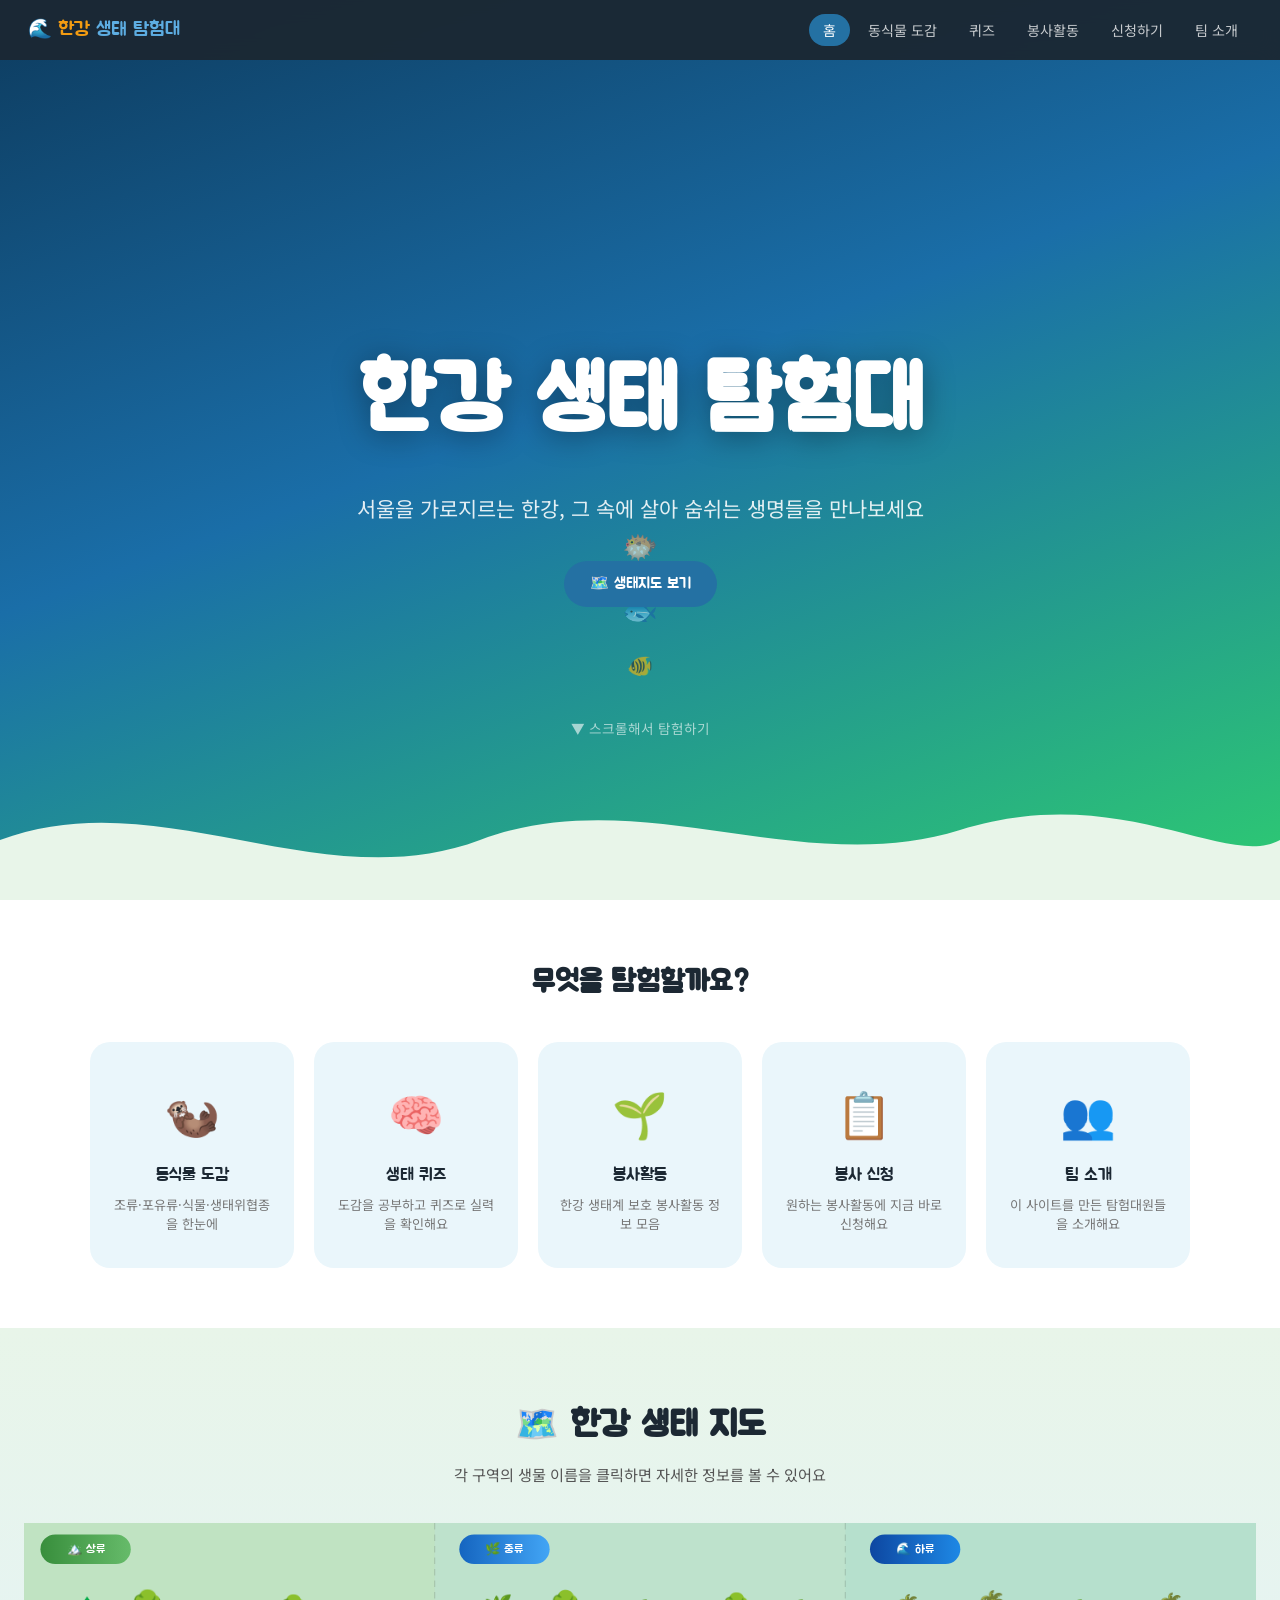
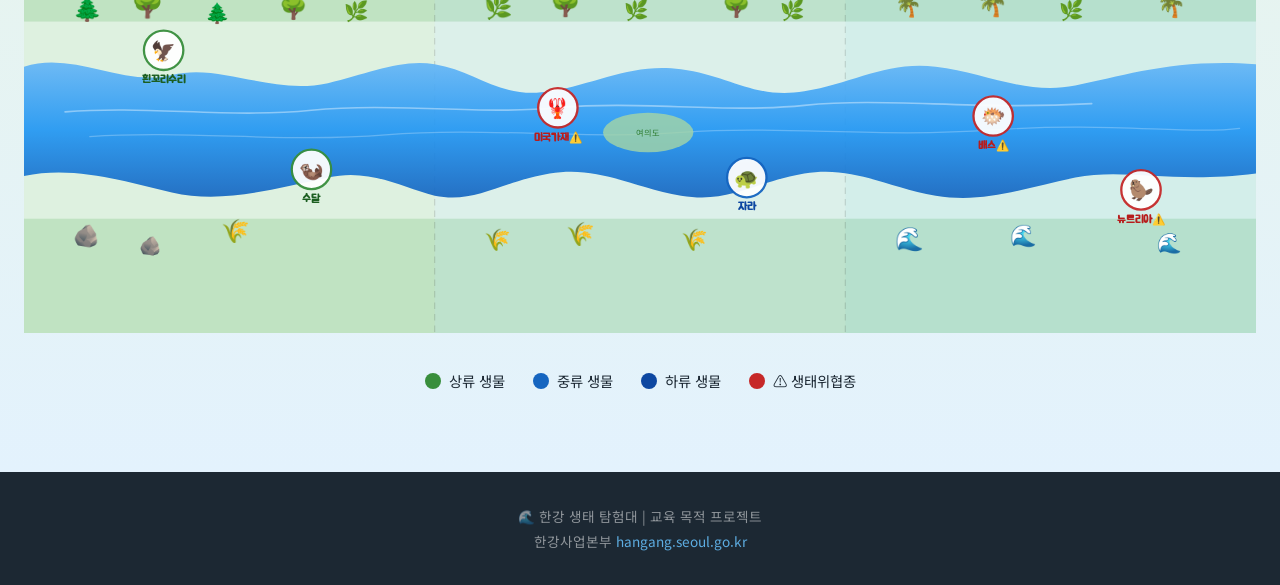
<file: index.html>
<!DOCTYPE html>
<html lang="ko">
<head>
<meta charset="UTF-8">
<meta name="viewport" content="width=device-width, initial-scale=1.0">
<title>한강 생태 탐험대</title>
<link rel="stylesheet" href="style.css">
<style>
/* ── HERO ── */
.hero {
  min-height: 100vh;
  background: linear-gradient(160deg, #0d3b5e 0%, #1a6ea8 45%, #2ecc71 100%);
  display: flex; flex-direction: column;
  align-items: center; justify-content: center;
  text-align: center;
  position: relative; overflow: hidden;
  padding: calc(var(--nav-h) + 40px) 24px 60px;
}
.hero-bg-wave {
  position: absolute; bottom: 0; left: 0; right: 0; width: 100%;
  height: 140px; pointer-events: none; display: block;
}
.hero-title {
  font-family: 'Jua', sans-serif;
  font-size: clamp(2.4rem, 7vw, 5.5rem);
  color: #fff;
  text-shadow: 0 4px 30px rgba(0,0,0,0.35);
  animation: fadeUp 0.9s ease both;
}
.hero-sub {
  font-size: clamp(1rem, 2.5vw, 1.3rem);
  color: rgba(255,255,255,0.88);
  margin: 18px 0 36px;
  animation: fadeUp 0.9s 0.15s ease both;
}
.hero-btns {
  display: flex; gap: 14px; flex-wrap: wrap; justify-content: center;
  animation: fadeUp 0.9s 0.3s ease both;
}
.hero-scroll-hint {
  position: absolute; bottom: 160px; left: 50%; transform: translateX(-50%);
  color: rgba(255,255,255,0.6); font-size: 0.85rem;
  animation: bounce 2s ease-in-out infinite;
}
@keyframes fadeUp {
  from { opacity:0; transform: translateY(28px); }
  to   { opacity:1; transform: translateY(0); }
}
@keyframes bounce {
  0%,100% { transform: translateX(-50%) translateY(0); }
  50%      { transform: translateX(-50%) translateY(8px); }
}

/* floating fish */
.fish-float {
  position: absolute; font-size: 1.8rem; pointer-events: none;
  animation: fishSwim linear infinite;
  opacity: 0.6;
}
@keyframes fishSwim {
  0%   { left: -60px; }
  100% { left: calc(100% + 60px); }
}

/* ── NAV CARDS (페이지 링크) ── */
.nav-cards-section {
  background: #fff;
  padding: 60px 24px;
}
.nav-cards-section h2 {
  font-family: 'Jua', sans-serif;
  font-size: 1.8rem; text-align: center;
  margin-bottom: 36px; color: var(--dark);
}
.nav-cards {
  display: grid;
  grid-template-columns: repeat(5, 1fr);
  gap: 20px; max-width: 1100px; margin: 0 auto;
}
.nav-card {
  display: flex; flex-direction: column;
  align-items: center; text-align: center;
  background: var(--surface);
  border-radius: 20px; padding: 32px 20px;
  text-decoration: none; color: var(--dark);
  border: 2px solid transparent;
  transition: border-color 0.2s, transform 0.2s, box-shadow 0.2s;
}
.nav-card:hover {
  border-color: var(--river);
  transform: translateY(-6px);
  box-shadow: 0 12px 32px rgba(45,134,193,0.15);
}
.nav-card .nc-icon { font-size: 2.8rem; margin-bottom: 14px; }
.nav-card .nc-title { font-family: 'Jua', sans-serif; font-size: 1.05rem; margin-bottom: 6px; }
.nav-card .nc-desc  { font-size: 0.82rem; color: #777; line-height: 1.5; }

/* ── MAP SECTION ── */
.map-section {
  padding: 70px 0 80px;
  background: linear-gradient(180deg, #e8f5e9 0%, #e3f2fd 100%);
}
.map-section-header {
  text-align: center; padding: 0 24px 36px;
}
.map-section-header h2 {
  font-family: 'Jua', sans-serif;
  font-size: clamp(1.5rem, 3.5vw, 2.2rem);
  color: var(--dark); margin-bottom: 8px;
}
.map-section-header p { color: #555; font-size: 0.95rem; }

/* ── DESKTOP: horizontal scroll map ── */
.map-outer {
  overflow-x: auto; overflow-y: visible;
  padding: 0 24px 20px;
  cursor: grab;
  -webkit-overflow-scrolling: touch;
}
.map-outer:active { cursor: grabbing; }
.map-outer::-webkit-scrollbar { height: 6px; }
.map-outer::-webkit-scrollbar-track { background: rgba(0,0,0,0.05); border-radius: 3px; }
.map-outer::-webkit-scrollbar-thumb { background: var(--river); border-radius: 3px; }

.map-canvas {
  position: relative;
  width: 100%; min-width: 1200px; height: auto;
}

/* ── MOBILE: vertical river map ── */
.map-canvas-mobile { display: none; }

@media (max-width: 768px) {
  .map-outer { display: none; }
  .map-canvas-mobile {
    display: block;
    position: relative;
    width: min(100% - 28px, 430px);
    height: 720px;
    margin: 0 auto;
    overflow: hidden;
    border-radius: 28px;
    background: linear-gradient(180deg, #dff3df 0%, #e4f5ff 52%, #d8ecff 100%);
    box-shadow: 0 10px 30px rgba(33,150,243,0.16);
  }
  .mobile-river-svg {
    position: absolute;
    inset: 0;
    width: 100%;
    height: 100%;
    display: block;
  }
  .mobile-zone-label {
    position: absolute;
    left: 18px;
    z-index: 2;
    padding: 8px 14px;
    border-radius: 999px;
    color: #fff;
    font-family: 'Jua', sans-serif;
    font-size: 0.95rem;
    box-shadow: 0 4px 12px rgba(0,0,0,0.12);
  }
  .mobile-zone-label.up { top: 18px; background: linear-gradient(135deg,#388e3c,#66bb6a); }
  .mobile-zone-label.mid { top: 248px; background: linear-gradient(135deg,#1565c0,#42a5f5); }
  .mobile-zone-label.down { top: 478px; background: linear-gradient(135deg,#0d47a1,#1e88e5); }
  .mobile-map-spot {
    position: absolute;
    left: var(--x);
    top: var(--y);
    z-index: 3;
    transform: translate(-50%, -50%);
    display: flex;
    flex-direction: column;
    align-items: center;
    gap: 4px;
    background: transparent;
    border: 0;
    cursor: pointer;
    font-family: 'Jua', sans-serif;
  }
  .mobile-map-spot .spot-icon {
    width: 46px;
    height: 46px;
    border-radius: 50%;
    display: grid;
    place-items: center;
    background: rgba(255,255,255,0.9);
    border: 2.4px solid var(--spot-color, #1565c0);
    font-size: 1.55rem;
    box-shadow: 0 5px 14px rgba(0,0,0,0.13);
  }
  .mobile-map-spot .spot-name {
    color: var(--spot-color, #0d47a1);
    font-size: 0.78rem;
    white-space: nowrap;
    text-shadow:
      -1px -1px 0 rgba(255,255,255,0.95),
       1px -1px 0 rgba(255,255,255,0.95),
      -1px  1px 0 rgba(255,255,255,0.95),
       1px  1px 0 rgba(255,255,255,0.95),
       0 2px 6px rgba(255,255,255,0.9);
  }
  .mobile-map-spot.danger .spot-name::after { content: ' ⚠️'; }
}

/* ── ZONE LEGEND ── */
.zone-legend {
  display: flex; justify-content: center; gap: 28px; flex-wrap: wrap;
  padding: 16px 24px 0;
  font-size: 0.9rem;
}
.zone-legend-item { display: flex; align-items: center; gap: 8px; }
.zone-dot { width: 16px; height: 16px; border-radius: 50%; }

/* ── ANIMAL POPUP ── */
.animal-modal {
  display: none;
  position: fixed; inset: 0; z-index: 800;
  background: rgba(0,0,0,0.55);
  align-items: center; justify-content: center;
  padding: 20px;
}
.animal-modal.show { display: flex; }
.modal-card {
  background: #fff; border-radius: 24px;
  padding: 40px 36px; max-width: 440px; width: 100%;
  text-align: center;
  animation: popIn 0.28s ease;
  position: relative;
}
@keyframes popIn {
  from { transform: scale(0.75); opacity: 0; }
  to   { transform: scale(1); opacity: 1; }
}
.modal-close {
  position: absolute; top: 16px; right: 18px;
  background: none; border: none; font-size: 1.5rem;
  cursor: pointer; color: #aaa; line-height: 1;
}
.modal-emoji { font-size: 4.5rem; margin-bottom: 10px; }
.modal-name  { font-family: 'Jua', sans-serif; font-size: 1.7rem; margin-bottom: 6px; }
.modal-zone-badge { margin-bottom: 14px; }
.modal-desc  { font-size: 0.95rem; color: #555; line-height: 1.75; margin-bottom: 24px; }
.modal-btns  { display: flex; gap: 10px; justify-content: center; flex-wrap: wrap; }
</style>
</head>
<body>

<!-- NAV -->
<nav class="site-nav">
  <a class="nav-brand" href="index.html">🌊 <span>한강</span> 생태 탐험대</a>
  <button class="nav-toggle" id="navToggle" aria-label="메뉴">
    <span></span><span></span><span></span>
  </button>
  <ul class="nav-links" id="navLinks">
    <li><a href="index.html" class="active">홈</a></li>
    <li><a href="animals.html">동식물 도감</a></li>
    <li><a href="game.html">퀴즈</a></li>
    <li><a href="volunteer.html">봉사활동</a></li>
    <li><a href="form.html">신청하기</a></li>
    <li><a href="team.html">팀 소개</a></li>
  </ul>
</nav>

<!-- HERO -->
<section class="hero">
  <span class="fish-float" style="top:65%;animation-duration:9s;animation-delay:0s;">🐟</span>
  <span class="fish-float" style="top:72%;animation-duration:13s;animation-delay:4s;font-size:1.3rem;">🐠</span>
  <span class="fish-float" style="top:58%;animation-duration:11s;animation-delay:7s;">🐡</span>

  <h1 class="hero-title">한강 생태 탐험대</h1>
  <p class="hero-sub">서울을 가로지르는 한강, 그 속에 살아 숨쉬는 생명들을 만나보세요</p>
  <div class="hero-btns">
    <a href="#map" class="btn btn-primary">🗺️ 생태지도 보기</a>
  </div>

  <div class="hero-scroll-hint">▼ 스크롤해서 탐험하기</div>

  <svg class="hero-bg-wave" viewBox="0 0 1440 140" preserveAspectRatio="none" xmlns="http://www.w3.org/2000/svg" style="width:100%;display:block;">
    <path d="M0,80 C180,20 360,140 540,80 C720,20 900,120 1080,70 C1260,20 1380,110 1440,80 L1440,140 L0,140 Z" fill="#e8f5e9"/>
  </svg>
</section>

<!-- 페이지 링크 카드 -->
<section class="nav-cards-section">
  <h2>무엇을 탐험할까요?</h2>
  <div class="nav-cards">
    <a href="animals.html" class="nav-card">
      <div class="nc-icon">🦦</div>
      <div class="nc-title">동식물 도감</div>
      <div class="nc-desc">조류·포유류·식물·생태위협종을 한눈에</div>
    </a>
    <a href="game.html" class="nav-card">
      <div class="nc-icon">🧠</div>
      <div class="nc-title">생태 퀴즈</div>
      <div class="nc-desc">도감을 공부하고 퀴즈로 실력을 확인해요</div>
    </a>
    <a href="volunteer.html" class="nav-card">
      <div class="nc-icon">🌱</div>
      <div class="nc-title">봉사활동</div>
      <div class="nc-desc">한강 생태계 보호 봉사활동 정보 모음</div>
    </a>
    <a href="form.html" class="nav-card">
      <div class="nc-icon">📋</div>
      <div class="nc-title">봉사 신청</div>
      <div class="nc-desc">원하는 봉사활동에 지금 바로 신청해요</div>
    </a>
    <a href="team.html" class="nav-card">
      <div class="nc-icon">👥</div>
      <div class="nc-title">팀 소개</div>
      <div class="nc-desc">이 사이트를 만든 탐험대원들을 소개해요</div>
    </a>
  </div>
</section>

<!-- MAP SECTION -->
<section class="map-section" id="map">
  <div class="map-section-header">
    <h2>🗺️ 한강 생태 지도</h2>
    <p>각 구역의 생물 이름을 클릭하면 자세한 정보를 볼 수 있어요</p>
  </div>

  <!-- DESKTOP MAP (가로 스크롤) -->
  <div class="map-outer" id="mapOuter">
    <div class="map-canvas">
      <svg width="100%" height="100%" viewBox="0 0 1500 500" preserveAspectRatio="xMidYMid meet" xmlns="http://www.w3.org/2000/svg" style="display:block;">
        <!-- Sky & ground -->
        <rect width="1500" height="500" fill="#e8f5e9"/>
        <!-- Ground strips -->
        <rect x="0" y="0" width="1500" height="120" fill="#c8e6c9" rx="0"/>
        <rect x="0" y="360" width="1500" height="140" fill="#c8e6c9"/>

        <!-- Zone background shades -->
        <rect x="0"    y="0" width="500"  height="500" fill="rgba(76,175,80,0.06)"/>
        <rect x="500"  y="0" width="500"  height="500" fill="rgba(33,150,243,0.06)"/>
        <rect x="1000" y="0" width="500"  height="500" fill="rgba(3,169,244,0.09)"/>

        <!-- Zone dividers -->
        <line x1="500" y1="0" x2="500" y2="500" stroke="rgba(0,0,0,0.12)" stroke-width="1.5" stroke-dasharray="8,6"/>
        <line x1="1000" y1="0" x2="1000" y2="500" stroke="rgba(0,0,0,0.12)" stroke-width="1.5" stroke-dasharray="8,6"/>

        <!-- RIVER PATH (굴곡진 한강) -->
        <!-- Main water body -->
        <path d="
          M 0,175
          C 60,155 120,200 180,185
          C 240,170 300,210 370,195
          C 420,183 460,165 500,172
          C 550,180 580,215 640,205
          C 700,195 740,170 800,178
          C 860,186 890,215 950,205
          C 1010,195 1050,168 1110,175
          C 1170,182 1220,210 1280,198
          C 1340,186 1400,165 1500,172
          L 1500,305
          C 1400,318 1340,298 1280,310
          C 1220,322 1170,342 1110,332
          C 1050,322 1010,295 950,305
          C 890,315 860,342 800,332
          C 740,322 700,295 640,305
          C 580,315 550,342 500,332
          C 460,322 420,298 370,310
          C 300,325 240,342 180,328
          C 120,314 60,295 0,308
          Z
        " fill="url(#riverGrad)" opacity="0.92"/>

        <!-- River shimmer lines -->
        <path d="M 50,230 C 150,222 250,238 350,228 C 450,218 550,234 650,225 C 750,216 850,232 950,222 C 1050,212 1150,228 1300,220" stroke="rgba(255,255,255,0.4)" stroke-width="2" fill="none" stroke-linecap="round"/>
        <path d="M 80,260 C 200,252 320,268 440,258 C 560,248 680,264 800,255 C 920,246 1040,262 1180,252 C 1320,242 1420,258 1480,250" stroke="rgba(255,255,255,0.25)" stroke-width="1.5" fill="none" stroke-linecap="round"/>

        <!-- Island (여의도 느낌) -->
        <ellipse cx="760" cy="255" rx="55" ry="24" fill="#a5d6a7" opacity="0.8"/>
        <text x="760" y="259" text-anchor="middle" font-size="10" fill="#2e7d32" font-family="Noto Sans KR">여의도</text>

        <!-- Gradient def -->
        <defs>
          <linearGradient id="riverGrad" x1="0" y1="0" x2="0" y2="1">
            <stop offset="0%"   stop-color="#64b5f6"/>
            <stop offset="50%"  stop-color="#2196f3"/>
            <stop offset="100%" stop-color="#1565c0"/>
          </linearGradient>
          <linearGradient id="upGrad" x1="0" y1="0" x2="1" y2="0">
            <stop offset="0%"  stop-color="#388e3c"/>
            <stop offset="100%" stop-color="#66bb6a"/>
          </linearGradient>
          <linearGradient id="midGrad" x1="0" y1="0" x2="1" y2="0">
            <stop offset="0%"  stop-color="#1565c0"/>
            <stop offset="100%" stop-color="#42a5f5"/>
          </linearGradient>
          <linearGradient id="downGrad" x1="0" y1="0" x2="1" y2="0">
            <stop offset="0%"  stop-color="#0d47a1"/>
            <stop offset="100%" stop-color="#1e88e5"/>
          </linearGradient>
        </defs>

        <!-- ── ZONE LABELS ── -->
        <rect x="20"   y="14" width="110" height="36" rx="18" fill="url(#upGrad)"/>
        <text x="75"   y="37" text-anchor="middle" font-size="15" fill="#fff" font-family="Jua, sans-serif">🏔️ 상류</text>

        <rect x="530"  y="14" width="110" height="36" rx="18" fill="url(#midGrad)"/>
        <text x="585"  y="37" text-anchor="middle" font-size="15" fill="#fff" font-family="Jua, sans-serif">🌿 중류</text>

        <rect x="1030" y="14" width="110" height="36" rx="18" fill="url(#downGrad)"/>
        <text x="1085" y="37" text-anchor="middle" font-size="15" fill="#fff" font-family="Jua, sans-serif">🌊 하류</text>

        <!-- Trees / scenery -->
        <text x="60"  y="115" font-size="28">🌲</text>
        <text x="130" y="110" font-size="32">🌳</text>
        <text x="220" y="118" font-size="24">🌲</text>
        <text x="310" y="112" font-size="28">🌳</text>
        <text x="390" y="116" font-size="24">🌿</text>
        <text x="60"  y="390" font-size="26">🪨</text>
        <text x="140" y="400" font-size="22">🪨</text>
        <text x="240" y="385" font-size="28">🌾</text>

        <text x="560" y="112" font-size="28">🌿</text>
        <text x="640" y="108" font-size="30">🌳</text>
        <text x="730" y="114" font-size="24">🌿</text>
        <text x="850" y="110" font-size="28">🌳</text>
        <text x="920" y="115" font-size="24">🌿</text>
        <text x="560" y="395" font-size="26">🌾</text>
        <text x="660" y="388" font-size="28">🌾</text>
        <text x="800" y="395" font-size="26">🌾</text>

        <text x="1060" y="110" font-size="26">🌴</text>
        <text x="1160" y="108" font-size="30">🌴</text>
        <text x="1260" y="114" font-size="24">🌿</text>
        <text x="1380" y="110" font-size="28">🌴</text>
        <text x="1060" y="395" font-size="28">🌊</text>
        <text x="1200" y="390" font-size="26">🌊</text>
        <text x="1380" y="398" font-size="24">🌊</text>

        <!-- ── 상류 핵심 생물 스팟 (2마리: 멸종위기 1급 우선) ── -->
        <!-- 흰꼬리수리 -->
        <g class="bio-spot" data-key="eagle" style="cursor:pointer;">
          <circle cx="170" cy="155" r="24" fill="#fff" stroke="#388e3c" stroke-width="2.8" opacity="0.94"/>
          <text x="170" y="164" text-anchor="middle" font-size="24">🦅</text>
        </g>
        <text x="170" y="195" text-anchor="middle" font-size="13" fill="#1b5e20" font-family="Jua,sans-serif" font-weight="bold">흰꼬리수리</text>

        <!-- 수달 -->
        <g class="bio-spot" data-key="otter" style="cursor:pointer;">
          <circle cx="350" cy="300" r="24" fill="#fff" stroke="#388e3c" stroke-width="2.8" opacity="0.94"/>
          <text x="350" y="309" text-anchor="middle" font-size="24">🦦</text>
        </g>
        <text x="350" y="340" text-anchor="middle" font-size="13" fill="#1b5e20" font-family="Jua,sans-serif" font-weight="bold">수달</text>

        <!-- ── 중류 핵심 생물 스팟 (2마리: 위협종 우선) ── -->
        <!-- 미국가재 -->
        <g class="bio-spot" data-key="crayfish" style="cursor:pointer;">
          <circle cx="650" cy="225" r="24" fill="#fff" stroke="#c62828" stroke-width="2.8" opacity="0.94"/>
          <text x="650" y="234" text-anchor="middle" font-size="24">🦞</text>
        </g>
        <text x="650" y="265" text-anchor="middle" font-size="13" fill="#b71c1c" font-family="Jua,sans-serif" font-weight="bold">미국가재⚠️</text>

        <!-- 자라 -->
        <g class="bio-spot" data-key="turtle" style="cursor:pointer;">
          <circle cx="880" cy="310" r="24" fill="#fff" stroke="#1565c0" stroke-width="2.8" opacity="0.94"/>
          <text x="880" y="319" text-anchor="middle" font-size="24">🐢</text>
        </g>
        <text x="880" y="350" text-anchor="middle" font-size="13" fill="#0d47a1" font-family="Jua,sans-serif" font-weight="bold">자라</text>

        <!-- ── 하류 핵심 생물 스팟 (2마리: 위협종 우선) ── -->
        <!-- 배스(외래종) -->
        <g class="bio-spot" data-key="bass" style="cursor:pointer;">
          <circle cx="1180" cy="235" r="24" fill="#fff" stroke="#c62828" stroke-width="2.8" opacity="0.94"/>
          <text x="1180" y="244" text-anchor="middle" font-size="24">🐡</text>
        </g>
        <text x="1180" y="275" text-anchor="middle" font-size="13" fill="#b71c1c" font-family="Jua,sans-serif" font-weight="bold">배스⚠️</text>

        <!-- 뉴트리아 -->
        <g class="bio-spot" data-key="nutria" style="cursor:pointer;">
          <circle cx="1360" cy="325" r="24" fill="#fff" stroke="#c62828" stroke-width="2.8" opacity="0.94"/>
          <text x="1360" y="334" text-anchor="middle" font-size="24">🦫</text>
        </g>
        <text x="1360" y="365" text-anchor="middle" font-size="13" fill="#b71c1c" font-family="Jua,sans-serif" font-weight="bold">뉴트리아⚠️</text>

      </svg>
    </div>
  </div>

  <!-- MOBILE MAP (세로 강 지도) -->
  <div class="map-canvas-mobile" aria-label="모바일 한강 생태 지도">
    <svg class="mobile-river-svg" viewBox="0 0 390 720" preserveAspectRatio="none" xmlns="http://www.w3.org/2000/svg">
      <defs>
        <linearGradient id="mobileRiverGrad" x1="0" y1="0" x2="0" y2="1">
          <stop offset="0%" stop-color="#64b5f6"/>
          <stop offset="48%" stop-color="#2196f3"/>
          <stop offset="100%" stop-color="#0d47a1"/>
        </linearGradient>
      </defs>
      <rect width="390" height="720" fill="#e8f5e9"/>
      <rect x="0" y="0" width="390" height="220" fill="rgba(76,175,80,0.08)"/>
      <rect x="0" y="220" width="390" height="250" fill="rgba(33,150,243,0.07)"/>
      <rect x="0" y="470" width="390" height="250" fill="rgba(3,169,244,0.10)"/>
      <path d="
        M 155,-20
        C 120,45 132,95 168,150
        C 208,210 240,245 198,315
        C 165,370 135,420 178,485
        C 222,550 260,610 218,740
        L 330,740
        C 368,620 338,545 294,480
        C 252,418 280,362 313,305
        C 354,236 315,170 272,120
        C 230,72 235,25 255,-20
        Z" fill="url(#mobileRiverGrad)" opacity="0.94"/>
      <path d="M 212,20 C 185,82 202,130 232,178 C 270,238 262,285 225,345 C 186,408 210,460 245,515 C 284,575 295,630 270,700" stroke="rgba(255,255,255,0.42)" stroke-width="4" fill="none" stroke-linecap="round"/>
      <path d="M 175,70 C 150,125 178,180 210,225 M 285,345 C 245,392 245,448 282,500 M 205,560 C 235,605 245,648 230,694" stroke="rgba(255,255,255,0.24)" stroke-width="2" fill="none" stroke-linecap="round"/>
      <text x="35" y="130" font-size="26">🌲</text>
      <text x="330" y="95" font-size="28">🌳</text>
      <text x="45" y="385" font-size="24">🌾</text>
      <text x="330" y="405" font-size="24">🌿</text>
      <text x="42" y="630" font-size="27">🌊</text>
      <text x="320" y="650" font-size="27">🌊</text>
    </svg>

    <div class="mobile-zone-label up">🏔️ 상류</div>
    <div class="mobile-zone-label mid">🌿 중류</div>
    <div class="mobile-zone-label down">🌊 하류</div>

    <button class="mobile-map-spot" data-key="eagle" style="--x:63%;--y:18%;--spot-color:#388e3c;">
      <span class="spot-icon">🦅</span><span class="spot-name">흰꼬리수리</span>
    </button>
    <button class="mobile-map-spot" data-key="otter" style="--x:38%;--y:28%;--spot-color:#388e3c;">
      <span class="spot-icon">🦦</span><span class="spot-name">수달</span>
    </button>
    <button class="mobile-map-spot danger" data-key="crayfish" style="--x:65%;--y:48%;--spot-color:#c62828;">
      <span class="spot-icon">🦞</span><span class="spot-name">미국가재</span>
    </button>
    <button class="mobile-map-spot" data-key="turtle" style="--x:40%;--y:59%;--spot-color:#1565c0;">
      <span class="spot-icon">🐢</span><span class="spot-name">자라</span>
    </button>
    <button class="mobile-map-spot danger" data-key="bass" style="--x:64%;--y:76%;--spot-color:#c62828;">
      <span class="spot-icon">🐡</span><span class="spot-name">배스</span>
    </button>
    <button class="mobile-map-spot danger" data-key="nutria" style="--x:42%;--y:87%;--spot-color:#c62828;">
      <span class="spot-icon">🦫</span><span class="spot-name">뉴트리아</span>
    </button>
  </div>

  <!-- Zone legend -->
  <div class="zone-legend">
    <div class="zone-legend-item"><div class="zone-dot" style="background:#388e3c;"></div> 상류 생물</div>
    <div class="zone-legend-item"><div class="zone-dot" style="background:#1565c0;"></div> 중류 생물</div>
    <div class="zone-legend-item"><div class="zone-dot" style="background:#0d47a1;"></div> 하류 생물</div>
    <div class="zone-legend-item"><div class="zone-dot" style="background:#c62828;"></div> ⚠️ 생태위협종</div>
  </div>
</section>

<!-- ANIMAL MODAL -->
<div class="animal-modal" id="animalModal">
  <div class="modal-card">
    <button class="modal-close" onclick="closeModal()">✕</button>
    <div class="modal-emoji" id="mEmoji"></div>
    <div class="modal-name"  id="mName"></div>
    <div class="modal-zone-badge" id="mBadge"></div>
    <div class="modal-desc"  id="mDesc"></div>
    <div class="modal-btns">
      <a href="animals.html" class="btn btn-primary" id="mAnimalLink">📖 도감에서 보기</a>
      <a href="game.html"    class="btn btn-accent">🧠 퀴즈 풀기</a>
      <button class="btn btn-ghost" onclick="closeModal()">닫기</button>
    </div>
  </div>
</div>

<footer class="site-footer">
  <p>🌊 한강 생태 탐험대 | 교육 목적 프로젝트</p>
  <p>한강사업본부 <a href="https://hangang.seoul.go.kr" target="_blank">hangang.seoul.go.kr</a></p>
</footer>

<script>
// ── 생물 데이터 ──
const bioData = {
  eagle:     { emoji:'🦅', name:'흰꼬리수리', zone:'상류', zoneBadge:'badge-green', desc:'날개 폭 2m 이상의 대형 맹금류. 겨울 철새로 한강 상류권에서 관찰되며, 환경부 지정 멸종위기 야생동물 1급이에요.' },
  otter:     { emoji:'🦦', name:'수달',       zone:'상류', zoneBadge:'badge-green', desc:'한강 최상위 포식자. 깨끗한 물에서만 살아 생태 건강 지표가 되는 멸종위기 야생동물 1급이에요. 주로 물고기를 사냥하며 야행성이에요.' },
  crayfish:  { emoji:'🦞', name:'미국가재',   zone:'중류', zoneBadge:'badge-red',   desc:'⚠️ 북아메리카 원산 외래 갑각류. 번식력과 적응력이 강해 토종 가재와 수생 무척추동물을 밀어내는 생태위협종이에요.' },
  turtle:    { emoji:'🐢', name:'자라',       zone:'중류', zoneBadge:'badge-blue',  desc:'모래밭에 일광욕하는 모습을 볼 수 있어요. 거북이와 달리 코가 길쭉하고 등딱지가 부드러우며, 보호가 필요한 멸종위기종이에요.' },
  bass:      { emoji:'🐡', name:'배스(블루길)', zone:'하류', zoneBadge:'badge-red',  desc:'⚠️ 북미 원산 외래종. 강한 포식성으로 토종 물고기와 수생생물을 위협하는 생태계 교란 야생생물이에요.' },
  nutria:    { emoji:'🦫', name:'뉴트리아',   zone:'하류', zoneBadge:'badge-red',   desc:'⚠️ 남아메리카 원산 외래 포유류. 수변 식물을 대규모로 먹고 강둑에 굴을 파 하천 생태계를 훼손하는 생태위협종이에요.' },
};

// 모바일/데스크톱 지도 클릭 이벤트
document.querySelectorAll('.bio-spot, .mobile-map-spot').forEach(el => {
  el.addEventListener('click', () => openModal(el.dataset.key));
});

function openModal(key) {
  const d = bioData[key];
  if (!d) return;
  document.getElementById('mEmoji').textContent = d.emoji;
  document.getElementById('mName').textContent  = d.name;
  document.getElementById('mBadge').innerHTML   = `<span class="badge ${d.zoneBadge}">${d.zone}</span>`;
  document.getElementById('mDesc').textContent  = d.desc;
  document.getElementById('animalModal').classList.add('show');
}
function closeModal() {
  document.getElementById('animalModal').classList.remove('show');
}
document.getElementById('animalModal').addEventListener('click', e => {
  if (e.target === document.getElementById('animalModal')) closeModal();
});

// 드래그 스크롤 (데스크탑)
const outer = document.getElementById('mapOuter');
let drag = false, startX, sl;
outer.addEventListener('mousedown', e => { drag=true; startX=e.pageX-outer.offsetLeft; sl=outer.scrollLeft; });
outer.addEventListener('mouseleave', ()=>drag=false);
outer.addEventListener('mouseup',   ()=>drag=false);
outer.addEventListener('mousemove', e => {
  if (!drag) return;
  e.preventDefault();
  outer.scrollLeft = sl - (e.pageX - outer.offsetLeft - startX);
});

// 햄버거 메뉴
document.getElementById('navToggle').addEventListener('click', () => {
  document.getElementById('navLinks').classList.toggle('open');
});
</script>
</body>
</html>
</file>
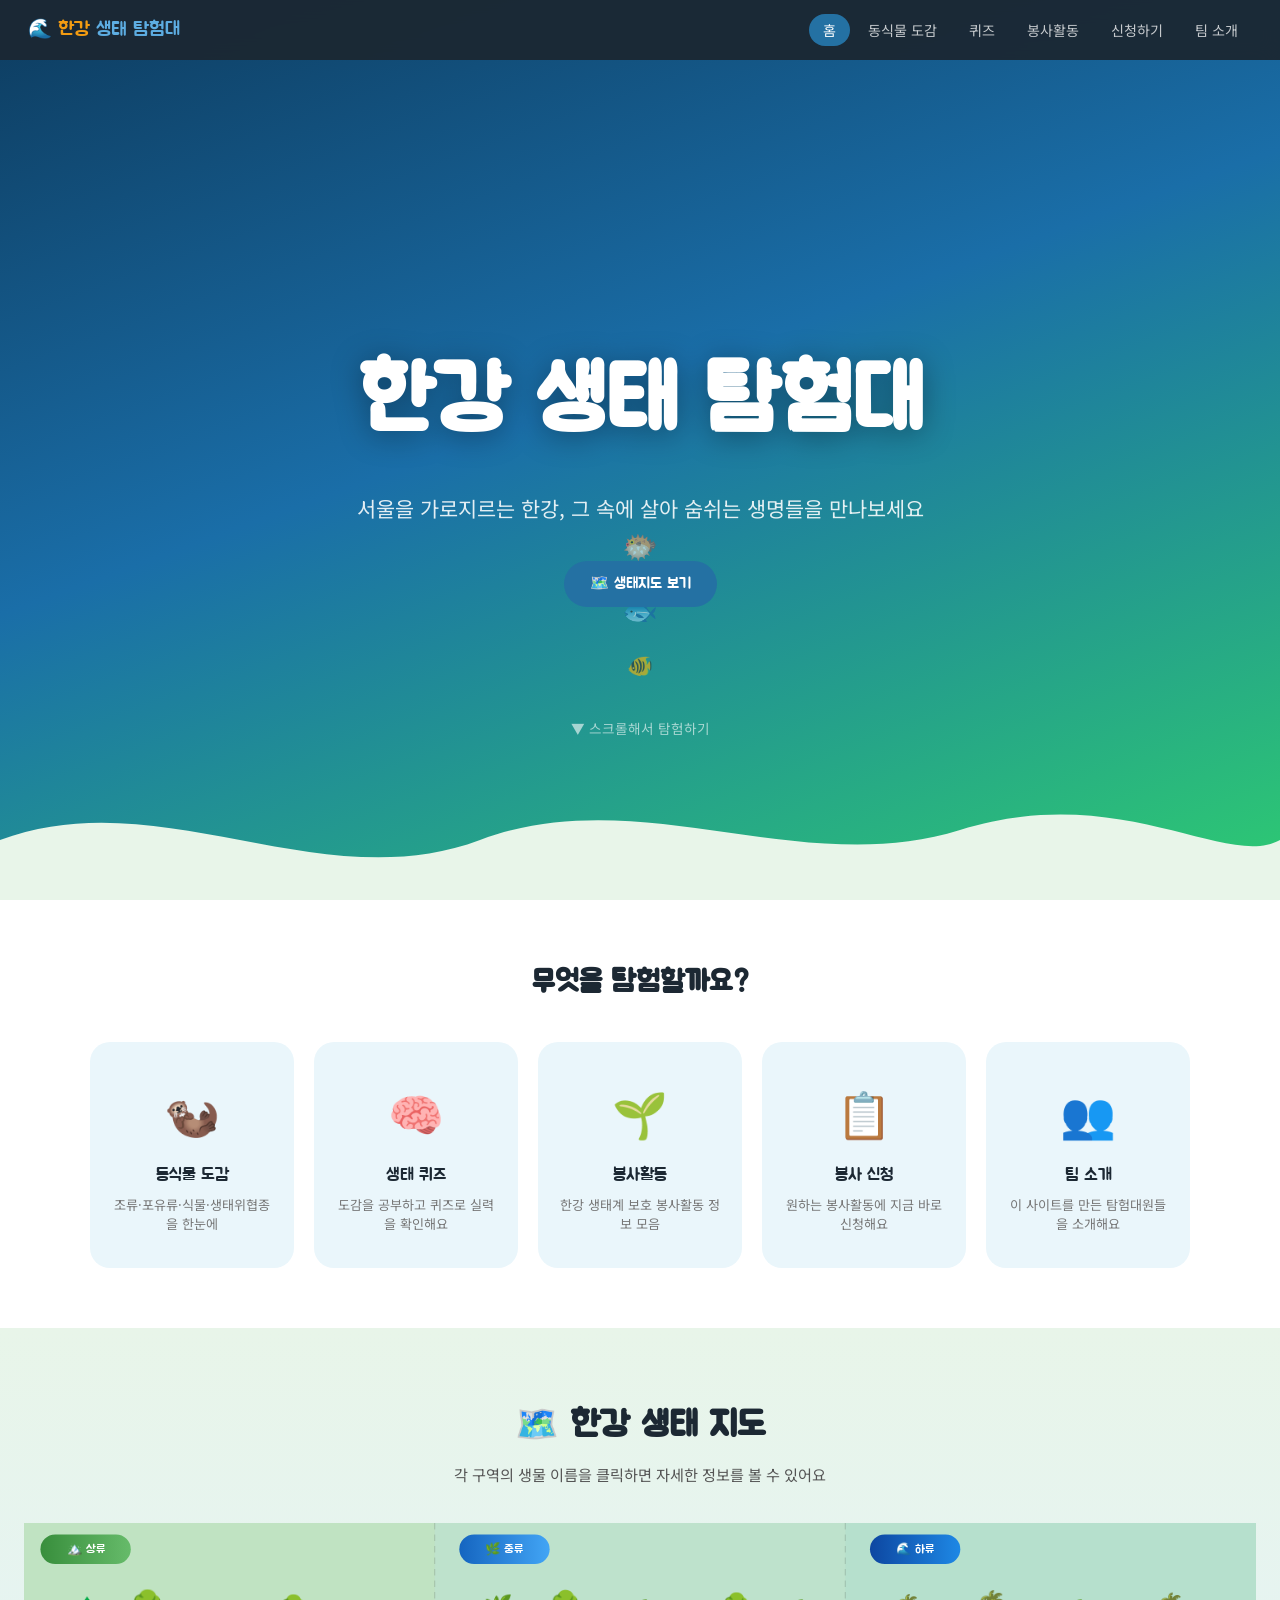
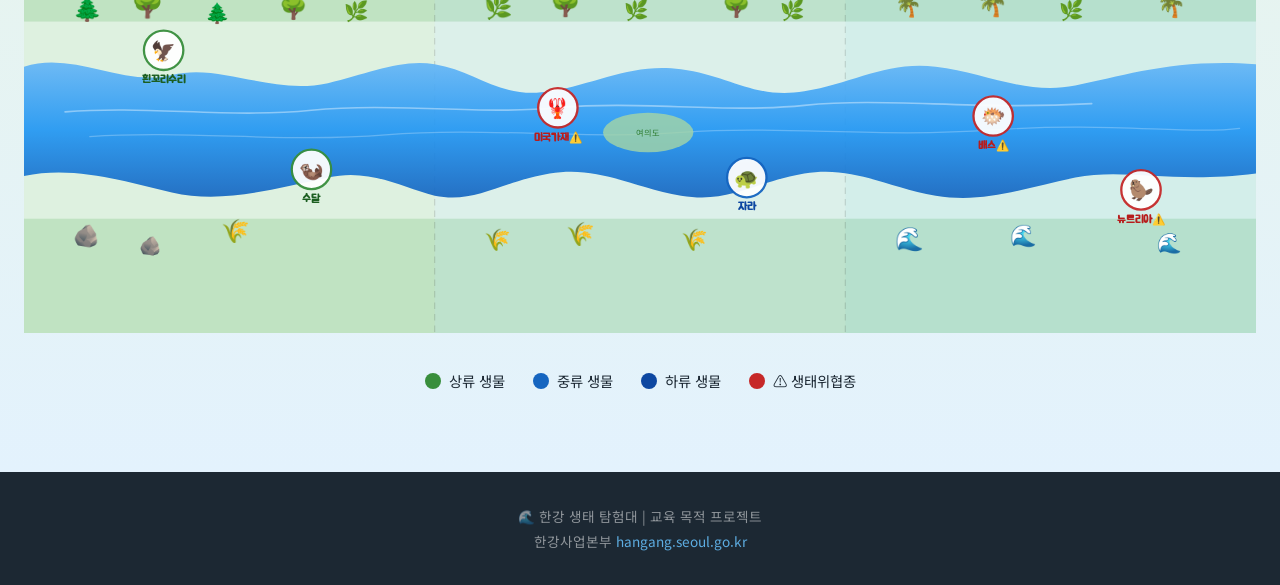
<file: 한강생태/index.html>
<!DOCTYPE html>
<html lang="ko">
<head>
<meta charset="UTF-8">
<meta name="viewport" content="width=device-width, initial-scale=1.0">
<title>한강 생태 탐험대</title>
<link rel="stylesheet" href="./css/style.css">
<style>
/* ── HERO ── */
.hero {
  min-height: 100vh;
  background: linear-gradient(160deg, #0d3b5e 0%, #1a6ea8 45%, #2ecc71 100%);
  display: flex; flex-direction: column;
  align-items: center; justify-content: center;
  text-align: center;
  position: relative; overflow: hidden;
  padding: calc(var(--nav-h) + 40px) 24px 60px;
}
.hero-bg-wave {
  position: absolute; bottom: 0; left: 0; right: 0; width: 100%;
  height: 140px; pointer-events: none; display: block;
}
.hero-title {
  font-family: 'Jua', sans-serif;
  font-size: clamp(2.4rem, 7vw, 5.5rem);
  color: #fff;
  text-shadow: 0 4px 30px rgba(0,0,0,0.35);
  animation: fadeUp 0.9s ease both;
}
.hero-sub {
  font-size: clamp(1rem, 2.5vw, 1.3rem);
  color: rgba(255,255,255,0.88);
  margin: 18px 0 36px;
  animation: fadeUp 0.9s 0.15s ease both;
}
.hero-btns {
  display: flex; gap: 14px; flex-wrap: wrap; justify-content: center;
  animation: fadeUp 0.9s 0.3s ease both;
}
.hero-scroll-hint {
  position: absolute; bottom: 160px; left: 50%; transform: translateX(-50%);
  color: rgba(255,255,255,0.6); font-size: 0.85rem;
  animation: bounce 2s ease-in-out infinite;
}
@keyframes fadeUp {
  from { opacity:0; transform: translateY(28px); }
  to   { opacity:1; transform: translateY(0); }
}
@keyframes bounce {
  0%,100% { transform: translateX(-50%) translateY(0); }
  50%      { transform: translateX(-50%) translateY(8px); }
}

/* floating fish */
.fish-float {
  position: absolute; font-size: 1.8rem; pointer-events: none;
  animation: fishSwim linear infinite;
  opacity: 0.6;
}
@keyframes fishSwim {
  0%   { left: -60px; }
  100% { left: calc(100% + 60px); }
}

/* ── NAV CARDS (페이지 링크) ── */
.nav-cards-section {
  background: #fff;
  padding: 60px 24px;
}
.nav-cards-section h2 {
  font-family: 'Jua', sans-serif;
  font-size: 1.8rem; text-align: center;
  margin-bottom: 36px; color: var(--dark);
}
.nav-cards {
  display: grid;
  grid-template-columns: repeat(5, 1fr);
  gap: 20px; max-width: 1100px; margin: 0 auto;
}
.nav-card {
  display: flex; flex-direction: column;
  align-items: center; text-align: center;
  background: var(--surface);
  border-radius: 20px; padding: 32px 20px;
  text-decoration: none; color: var(--dark);
  border: 2px solid transparent;
  transition: border-color 0.2s, transform 0.2s, box-shadow 0.2s;
}
.nav-card:hover {
  border-color: var(--river);
  transform: translateY(-6px);
  box-shadow: 0 12px 32px rgba(45,134,193,0.15);
}
.nav-card .nc-icon { font-size: 2.8rem; margin-bottom: 14px; }
.nav-card .nc-title { font-family: 'Jua', sans-serif; font-size: 1.05rem; margin-bottom: 6px; }
.nav-card .nc-desc  { font-size: 0.82rem; color: #777; line-height: 1.5; }

/* ── MAP SECTION ── */
.map-section {
  padding: 70px 0 80px;
  background: linear-gradient(180deg, #e8f5e9 0%, #e3f2fd 100%);
}
.map-section-header {
  text-align: center; padding: 0 24px 36px;
}
.map-section-header h2 {
  font-family: 'Jua', sans-serif;
  font-size: clamp(1.5rem, 3.5vw, 2.2rem);
  color: var(--dark); margin-bottom: 8px;
}
.map-section-header p { color: #555; font-size: 0.95rem; }

/* ── DESKTOP: horizontal scroll map ── */
.map-outer {
  overflow-x: auto; overflow-y: visible;
  padding: 0 24px 20px;
  cursor: grab;
  -webkit-overflow-scrolling: touch;
}
.map-outer:active { cursor: grabbing; }
.map-outer::-webkit-scrollbar { height: 6px; }
.map-outer::-webkit-scrollbar-track { background: rgba(0,0,0,0.05); border-radius: 3px; }
.map-outer::-webkit-scrollbar-thumb { background: var(--river); border-radius: 3px; }

.map-canvas {
  position: relative;
  width: 100%; min-width: 1200px; height: auto;
}

/* ── MOBILE: vertical river map ── */
.map-canvas-mobile { display: none; }

@media (max-width: 768px) {
  .map-outer { display: none; }
  .map-canvas-mobile {
    display: block;
    position: relative;
    width: min(100% - 28px, 430px);
    height: 720px;
    margin: 0 auto;
    overflow: hidden;
    border-radius: 28px;
    background: linear-gradient(180deg, #dff3df 0%, #e4f5ff 52%, #d8ecff 100%);
    box-shadow: 0 10px 30px rgba(33,150,243,0.16);
  }
  .mobile-river-svg {
    position: absolute;
    inset: 0;
    width: 100%;
    height: 100%;
    display: block;
  }
  .mobile-zone-label {
    position: absolute;
    left: 18px;
    z-index: 2;
    padding: 8px 14px;
    border-radius: 999px;
    color: #fff;
    font-family: 'Jua', sans-serif;
    font-size: 0.95rem;
    box-shadow: 0 4px 12px rgba(0,0,0,0.12);
  }
  .mobile-zone-label.up { top: 18px; background: linear-gradient(135deg,#388e3c,#66bb6a); }
  .mobile-zone-label.mid { top: 248px; background: linear-gradient(135deg,#1565c0,#42a5f5); }
  .mobile-zone-label.down { top: 478px; background: linear-gradient(135deg,#0d47a1,#1e88e5); }
  .mobile-map-spot {
    position: absolute;
    left: var(--x);
    top: var(--y);
    z-index: 3;
    transform: translate(-50%, -50%);
    display: flex;
    flex-direction: column;
    align-items: center;
    gap: 4px;
    background: transparent;
    border: 0;
    cursor: pointer;
    font-family: 'Jua', sans-serif;
  }
  .mobile-map-spot .spot-icon {
    width: 46px;
    height: 46px;
    border-radius: 50%;
    display: grid;
    place-items: center;
    background: rgba(255,255,255,0.9);
    border: 2.4px solid var(--spot-color, #1565c0);
    font-size: 1.55rem;
    box-shadow: 0 5px 14px rgba(0,0,0,0.13);
  }
  .mobile-map-spot .spot-name {
    color: var(--spot-color, #0d47a1);
    font-size: 0.78rem;
    white-space: nowrap;
    text-shadow:
      -1px -1px 0 rgba(255,255,255,0.95),
       1px -1px 0 rgba(255,255,255,0.95),
      -1px  1px 0 rgba(255,255,255,0.95),
       1px  1px 0 rgba(255,255,255,0.95),
       0 2px 6px rgba(255,255,255,0.9);
  }
  .mobile-map-spot.danger .spot-name::after { content: ' ⚠️'; }
}

/* ── ZONE LEGEND ── */
.zone-legend {
  display: flex; justify-content: center; gap: 28px; flex-wrap: wrap;
  padding: 16px 24px 0;
  font-size: 0.9rem;
}
.zone-legend-item { display: flex; align-items: center; gap: 8px; }
.zone-dot { width: 16px; height: 16px; border-radius: 50%; }

/* ── ANIMAL POPUP ── */
.animal-modal {
  display: none;
  position: fixed; inset: 0; z-index: 800;
  background: rgba(0,0,0,0.55);
  align-items: center; justify-content: center;
  padding: 20px;
}
.animal-modal.show { display: flex; }
.modal-card {
  background: #fff; border-radius: 24px;
  padding: 40px 36px; max-width: 440px; width: 100%;
  text-align: center;
  animation: popIn 0.28s ease;
  position: relative;
}
@keyframes popIn {
  from { transform: scale(0.75); opacity: 0; }
  to   { transform: scale(1); opacity: 1; }
}
.modal-close {
  position: absolute; top: 16px; right: 18px;
  background: none; border: none; font-size: 1.5rem;
  cursor: pointer; color: #aaa; line-height: 1;
}
.modal-emoji { font-size: 4.5rem; margin-bottom: 10px; }
.modal-name  { font-family: 'Jua', sans-serif; font-size: 1.7rem; margin-bottom: 6px; }
.modal-zone-badge { margin-bottom: 14px; }
.modal-desc  { font-size: 0.95rem; color: #555; line-height: 1.75; margin-bottom: 24px; }
.modal-btns  { display: flex; gap: 10px; justify-content: center; flex-wrap: wrap; }
</style>
</head>
<body>

<!-- NAV -->
<nav class="site-nav">
  <a class="nav-brand" href="index.html">🌊 <span>한강</span> 생태 탐험대</a>
  <button class="nav-toggle" id="navToggle" aria-label="메뉴">
    <span></span><span></span><span></span>
  </button>
  <ul class="nav-links" id="navLinks">
    <li><a href="index.html" class="active">홈</a></li>
    <li><a href="animals.html">동식물 도감</a></li>
    <li><a href="game.html">퀴즈</a></li>
    <li><a href="volunteer.html">봉사활동</a></li>
    <li><a href="form.html">신청하기</a></li>
    <li><a href="team.html">팀 소개</a></li>
  </ul>
</nav>

<!-- HERO -->
<section class="hero">
  <span class="fish-float" style="top:65%;animation-duration:9s;animation-delay:0s;">🐟</span>
  <span class="fish-float" style="top:72%;animation-duration:13s;animation-delay:4s;font-size:1.3rem;">🐠</span>
  <span class="fish-float" style="top:58%;animation-duration:11s;animation-delay:7s;">🐡</span>

  <h1 class="hero-title">한강 생태 탐험대</h1>
  <p class="hero-sub">서울을 가로지르는 한강, 그 속에 살아 숨쉬는 생명들을 만나보세요</p>
  <div class="hero-btns">
    <a href="#map" class="btn btn-primary">🗺️ 생태지도 보기</a>
  </div>

  <div class="hero-scroll-hint">▼ 스크롤해서 탐험하기</div>

  <svg class="hero-bg-wave" viewBox="0 0 1440 140" preserveAspectRatio="none" xmlns="http://www.w3.org/2000/svg" style="width:100%;display:block;">
    <path d="M0,80 C180,20 360,140 540,80 C720,20 900,120 1080,70 C1260,20 1380,110 1440,80 L1440,140 L0,140 Z" fill="#e8f5e9"/>
  </svg>
</section>

<!-- 페이지 링크 카드 -->
<section class="nav-cards-section">
  <h2>무엇을 탐험할까요?</h2>
  <div class="nav-cards">
    <a href="animals.html" class="nav-card">
      <div class="nc-icon">🦦</div>
      <div class="nc-title">동식물 도감</div>
      <div class="nc-desc">조류·포유류·식물·생태위협종을 한눈에</div>
    </a>
    <a href="game.html" class="nav-card">
      <div class="nc-icon">🧠</div>
      <div class="nc-title">생태 퀴즈</div>
      <div class="nc-desc">도감을 공부하고 퀴즈로 실력을 확인해요</div>
    </a>
    <a href="volunteer.html" class="nav-card">
      <div class="nc-icon">🌱</div>
      <div class="nc-title">봉사활동</div>
      <div class="nc-desc">한강 생태계 보호 봉사활동 정보 모음</div>
    </a>
    <a href="form.html" class="nav-card">
      <div class="nc-icon">📋</div>
      <div class="nc-title">봉사 신청</div>
      <div class="nc-desc">원하는 봉사활동에 지금 바로 신청해요</div>
    </a>
    <a href="team.html" class="nav-card">
      <div class="nc-icon">👥</div>
      <div class="nc-title">팀 소개</div>
      <div class="nc-desc">이 사이트를 만든 탐험대원들을 소개해요</div>
    </a>
  </div>
</section>

<!-- MAP SECTION -->
<section class="map-section" id="map">
  <div class="map-section-header">
    <h2>🗺️ 한강 생태 지도</h2>
    <p>각 구역의 생물 이름을 클릭하면 자세한 정보를 볼 수 있어요</p>
  </div>

  <!-- DESKTOP MAP (가로 스크롤) -->
  <div class="map-outer" id="mapOuter">
    <div class="map-canvas">
      <svg width="100%" height="100%" viewBox="0 0 1500 500" preserveAspectRatio="xMidYMid meet" xmlns="http://www.w3.org/2000/svg" style="display:block;">
        <!-- Sky & ground -->
        <rect width="1500" height="500" fill="#e8f5e9"/>
        <!-- Ground strips -->
        <rect x="0" y="0" width="1500" height="120" fill="#c8e6c9" rx="0"/>
        <rect x="0" y="360" width="1500" height="140" fill="#c8e6c9"/>

        <!-- Zone background shades -->
        <rect x="0"    y="0" width="500"  height="500" fill="rgba(76,175,80,0.06)"/>
        <rect x="500"  y="0" width="500"  height="500" fill="rgba(33,150,243,0.06)"/>
        <rect x="1000" y="0" width="500"  height="500" fill="rgba(3,169,244,0.09)"/>

        <!-- Zone dividers -->
        <line x1="500" y1="0" x2="500" y2="500" stroke="rgba(0,0,0,0.12)" stroke-width="1.5" stroke-dasharray="8,6"/>
        <line x1="1000" y1="0" x2="1000" y2="500" stroke="rgba(0,0,0,0.12)" stroke-width="1.5" stroke-dasharray="8,6"/>

        <!-- RIVER PATH (굴곡진 한강) -->
        <!-- Main water body -->
        <path d="
          M 0,175
          C 60,155 120,200 180,185
          C 240,170 300,210 370,195
          C 420,183 460,165 500,172
          C 550,180 580,215 640,205
          C 700,195 740,170 800,178
          C 860,186 890,215 950,205
          C 1010,195 1050,168 1110,175
          C 1170,182 1220,210 1280,198
          C 1340,186 1400,165 1500,172
          L 1500,305
          C 1400,318 1340,298 1280,310
          C 1220,322 1170,342 1110,332
          C 1050,322 1010,295 950,305
          C 890,315 860,342 800,332
          C 740,322 700,295 640,305
          C 580,315 550,342 500,332
          C 460,322 420,298 370,310
          C 300,325 240,342 180,328
          C 120,314 60,295 0,308
          Z
        " fill="url(#riverGrad)" opacity="0.92"/>

        <!-- River shimmer lines -->
        <path d="M 50,230 C 150,222 250,238 350,228 C 450,218 550,234 650,225 C 750,216 850,232 950,222 C 1050,212 1150,228 1300,220" stroke="rgba(255,255,255,0.4)" stroke-width="2" fill="none" stroke-linecap="round"/>
        <path d="M 80,260 C 200,252 320,268 440,258 C 560,248 680,264 800,255 C 920,246 1040,262 1180,252 C 1320,242 1420,258 1480,250" stroke="rgba(255,255,255,0.25)" stroke-width="1.5" fill="none" stroke-linecap="round"/>

        <!-- Island (여의도 느낌) -->
        <ellipse cx="760" cy="255" rx="55" ry="24" fill="#a5d6a7" opacity="0.8"/>
        <text x="760" y="259" text-anchor="middle" font-size="10" fill="#2e7d32" font-family="Noto Sans KR">여의도</text>

        <!-- Gradient def -->
        <defs>
          <linearGradient id="riverGrad" x1="0" y1="0" x2="0" y2="1">
            <stop offset="0%"   stop-color="#64b5f6"/>
            <stop offset="50%"  stop-color="#2196f3"/>
            <stop offset="100%" stop-color="#1565c0"/>
          </linearGradient>
          <linearGradient id="upGrad" x1="0" y1="0" x2="1" y2="0">
            <stop offset="0%"  stop-color="#388e3c"/>
            <stop offset="100%" stop-color="#66bb6a"/>
          </linearGradient>
          <linearGradient id="midGrad" x1="0" y1="0" x2="1" y2="0">
            <stop offset="0%"  stop-color="#1565c0"/>
            <stop offset="100%" stop-color="#42a5f5"/>
          </linearGradient>
          <linearGradient id="downGrad" x1="0" y1="0" x2="1" y2="0">
            <stop offset="0%"  stop-color="#0d47a1"/>
            <stop offset="100%" stop-color="#1e88e5"/>
          </linearGradient>
        </defs>

        <!-- ── ZONE LABELS ── -->
        <rect x="20"   y="14" width="110" height="36" rx="18" fill="url(#upGrad)"/>
        <text x="75"   y="37" text-anchor="middle" font-size="15" fill="#fff" font-family="Jua, sans-serif">🏔️ 상류</text>

        <rect x="530"  y="14" width="110" height="36" rx="18" fill="url(#midGrad)"/>
        <text x="585"  y="37" text-anchor="middle" font-size="15" fill="#fff" font-family="Jua, sans-serif">🌿 중류</text>

        <rect x="1030" y="14" width="110" height="36" rx="18" fill="url(#downGrad)"/>
        <text x="1085" y="37" text-anchor="middle" font-size="15" fill="#fff" font-family="Jua, sans-serif">🌊 하류</text>

        <!-- Trees / scenery -->
        <text x="60"  y="115" font-size="28">🌲</text>
        <text x="130" y="110" font-size="32">🌳</text>
        <text x="220" y="118" font-size="24">🌲</text>
        <text x="310" y="112" font-size="28">🌳</text>
        <text x="390" y="116" font-size="24">🌿</text>
        <text x="60"  y="390" font-size="26">🪨</text>
        <text x="140" y="400" font-size="22">🪨</text>
        <text x="240" y="385" font-size="28">🌾</text>

        <text x="560" y="112" font-size="28">🌿</text>
        <text x="640" y="108" font-size="30">🌳</text>
        <text x="730" y="114" font-size="24">🌿</text>
        <text x="850" y="110" font-size="28">🌳</text>
        <text x="920" y="115" font-size="24">🌿</text>
        <text x="560" y="395" font-size="26">🌾</text>
        <text x="660" y="388" font-size="28">🌾</text>
        <text x="800" y="395" font-size="26">🌾</text>

        <text x="1060" y="110" font-size="26">🌴</text>
        <text x="1160" y="108" font-size="30">🌴</text>
        <text x="1260" y="114" font-size="24">🌿</text>
        <text x="1380" y="110" font-size="28">🌴</text>
        <text x="1060" y="395" font-size="28">🌊</text>
        <text x="1200" y="390" font-size="26">🌊</text>
        <text x="1380" y="398" font-size="24">🌊</text>

        <!-- ── 상류 핵심 생물 스팟 (2마리: 멸종위기 1급 우선) ── -->
        <!-- 흰꼬리수리 -->
        <g class="bio-spot" data-key="eagle" style="cursor:pointer;">
          <circle cx="170" cy="155" r="24" fill="#fff" stroke="#388e3c" stroke-width="2.8" opacity="0.94"/>
          <text x="170" y="164" text-anchor="middle" font-size="24">🦅</text>
        </g>
        <text x="170" y="195" text-anchor="middle" font-size="13" fill="#1b5e20" font-family="Jua,sans-serif" font-weight="bold">흰꼬리수리</text>

        <!-- 수달 -->
        <g class="bio-spot" data-key="otter" style="cursor:pointer;">
          <circle cx="350" cy="300" r="24" fill="#fff" stroke="#388e3c" stroke-width="2.8" opacity="0.94"/>
          <text x="350" y="309" text-anchor="middle" font-size="24">🦦</text>
        </g>
        <text x="350" y="340" text-anchor="middle" font-size="13" fill="#1b5e20" font-family="Jua,sans-serif" font-weight="bold">수달</text>

        <!-- ── 중류 핵심 생물 스팟 (2마리: 위협종 우선) ── -->
        <!-- 미국가재 -->
        <g class="bio-spot" data-key="crayfish" style="cursor:pointer;">
          <circle cx="650" cy="225" r="24" fill="#fff" stroke="#c62828" stroke-width="2.8" opacity="0.94"/>
          <text x="650" y="234" text-anchor="middle" font-size="24">🦞</text>
        </g>
        <text x="650" y="265" text-anchor="middle" font-size="13" fill="#b71c1c" font-family="Jua,sans-serif" font-weight="bold">미국가재⚠️</text>

        <!-- 자라 -->
        <g class="bio-spot" data-key="turtle" style="cursor:pointer;">
          <circle cx="880" cy="310" r="24" fill="#fff" stroke="#1565c0" stroke-width="2.8" opacity="0.94"/>
          <text x="880" y="319" text-anchor="middle" font-size="24">🐢</text>
        </g>
        <text x="880" y="350" text-anchor="middle" font-size="13" fill="#0d47a1" font-family="Jua,sans-serif" font-weight="bold">자라</text>

        <!-- ── 하류 핵심 생물 스팟 (2마리: 위협종 우선) ── -->
        <!-- 배스(외래종) -->
        <g class="bio-spot" data-key="bass" style="cursor:pointer;">
          <circle cx="1180" cy="235" r="24" fill="#fff" stroke="#c62828" stroke-width="2.8" opacity="0.94"/>
          <text x="1180" y="244" text-anchor="middle" font-size="24">🐡</text>
        </g>
        <text x="1180" y="275" text-anchor="middle" font-size="13" fill="#b71c1c" font-family="Jua,sans-serif" font-weight="bold">배스⚠️</text>

        <!-- 뉴트리아 -->
        <g class="bio-spot" data-key="nutria" style="cursor:pointer;">
          <circle cx="1360" cy="325" r="24" fill="#fff" stroke="#c62828" stroke-width="2.8" opacity="0.94"/>
          <text x="1360" y="334" text-anchor="middle" font-size="24">🦫</text>
        </g>
        <text x="1360" y="365" text-anchor="middle" font-size="13" fill="#b71c1c" font-family="Jua,sans-serif" font-weight="bold">뉴트리아⚠️</text>

      </svg>
    </div>
  </div>

  <!-- MOBILE MAP (세로 강 지도) -->
  <div class="map-canvas-mobile" aria-label="모바일 한강 생태 지도">
    <svg class="mobile-river-svg" viewBox="0 0 390 720" preserveAspectRatio="none" xmlns="http://www.w3.org/2000/svg">
      <defs>
        <linearGradient id="mobileRiverGrad" x1="0" y1="0" x2="0" y2="1">
          <stop offset="0%" stop-color="#64b5f6"/>
          <stop offset="48%" stop-color="#2196f3"/>
          <stop offset="100%" stop-color="#0d47a1"/>
        </linearGradient>
      </defs>
      <rect width="390" height="720" fill="#e8f5e9"/>
      <rect x="0" y="0" width="390" height="220" fill="rgba(76,175,80,0.08)"/>
      <rect x="0" y="220" width="390" height="250" fill="rgba(33,150,243,0.07)"/>
      <rect x="0" y="470" width="390" height="250" fill="rgba(3,169,244,0.10)"/>
      <path d="
        M 155,-20
        C 120,45 132,95 168,150
        C 208,210 240,245 198,315
        C 165,370 135,420 178,485
        C 222,550 260,610 218,740
        L 330,740
        C 368,620 338,545 294,480
        C 252,418 280,362 313,305
        C 354,236 315,170 272,120
        C 230,72 235,25 255,-20
        Z" fill="url(#mobileRiverGrad)" opacity="0.94"/>
      <path d="M 212,20 C 185,82 202,130 232,178 C 270,238 262,285 225,345 C 186,408 210,460 245,515 C 284,575 295,630 270,700" stroke="rgba(255,255,255,0.42)" stroke-width="4" fill="none" stroke-linecap="round"/>
      <path d="M 175,70 C 150,125 178,180 210,225 M 285,345 C 245,392 245,448 282,500 M 205,560 C 235,605 245,648 230,694" stroke="rgba(255,255,255,0.24)" stroke-width="2" fill="none" stroke-linecap="round"/>
      <text x="35" y="130" font-size="26">🌲</text>
      <text x="330" y="95" font-size="28">🌳</text>
      <text x="45" y="385" font-size="24">🌾</text>
      <text x="330" y="405" font-size="24">🌿</text>
      <text x="42" y="630" font-size="27">🌊</text>
      <text x="320" y="650" font-size="27">🌊</text>
    </svg>

    <div class="mobile-zone-label up">🏔️ 상류</div>
    <div class="mobile-zone-label mid">🌿 중류</div>
    <div class="mobile-zone-label down">🌊 하류</div>

    <button class="mobile-map-spot" data-key="eagle" style="--x:63%;--y:18%;--spot-color:#388e3c;">
      <span class="spot-icon">🦅</span><span class="spot-name">흰꼬리수리</span>
    </button>
    <button class="mobile-map-spot" data-key="otter" style="--x:38%;--y:28%;--spot-color:#388e3c;">
      <span class="spot-icon">🦦</span><span class="spot-name">수달</span>
    </button>
    <button class="mobile-map-spot danger" data-key="crayfish" style="--x:65%;--y:48%;--spot-color:#c62828;">
      <span class="spot-icon">🦞</span><span class="spot-name">미국가재</span>
    </button>
    <button class="mobile-map-spot" data-key="turtle" style="--x:40%;--y:59%;--spot-color:#1565c0;">
      <span class="spot-icon">🐢</span><span class="spot-name">자라</span>
    </button>
    <button class="mobile-map-spot danger" data-key="bass" style="--x:64%;--y:76%;--spot-color:#c62828;">
      <span class="spot-icon">🐡</span><span class="spot-name">배스</span>
    </button>
    <button class="mobile-map-spot danger" data-key="nutria" style="--x:42%;--y:87%;--spot-color:#c62828;">
      <span class="spot-icon">🦫</span><span class="spot-name">뉴트리아</span>
    </button>
  </div>

  <!-- Zone legend -->
  <div class="zone-legend">
    <div class="zone-legend-item"><div class="zone-dot" style="background:#388e3c;"></div> 상류 생물</div>
    <div class="zone-legend-item"><div class="zone-dot" style="background:#1565c0;"></div> 중류 생물</div>
    <div class="zone-legend-item"><div class="zone-dot" style="background:#0d47a1;"></div> 하류 생물</div>
    <div class="zone-legend-item"><div class="zone-dot" style="background:#c62828;"></div> ⚠️ 생태위협종</div>
  </div>
</section>

<!-- ANIMAL MODAL -->
<div class="animal-modal" id="animalModal">
  <div class="modal-card">
    <button class="modal-close" onclick="closeModal()">✕</button>
    <div class="modal-emoji" id="mEmoji"></div>
    <div class="modal-name"  id="mName"></div>
    <div class="modal-zone-badge" id="mBadge"></div>
    <div class="modal-desc"  id="mDesc"></div>
    <div class="modal-btns">
      <a href="animals.html" class="btn btn-primary" id="mAnimalLink">📖 도감에서 보기</a>
      <a href="game.html"    class="btn btn-accent">🧠 퀴즈 풀기</a>
      <button class="btn btn-ghost" onclick="closeModal()">닫기</button>
    </div>
  </div>
</div>

<footer class="site-footer">
  <p>🌊 한강 생태 탐험대 | 교육 목적 프로젝트</p>
  <p>한강사업본부 <a href="https://hangang.seoul.go.kr" target="_blank">hangang.seoul.go.kr</a></p>
</footer>

<script>
// ── 생물 데이터 ──
const bioData = {
  eagle:     { emoji:'🦅', name:'흰꼬리수리', zone:'상류', zoneBadge:'badge-green', desc:'날개 폭 2m 이상의 대형 맹금류. 겨울 철새로 한강 상류권에서 관찰되며, 환경부 지정 멸종위기 야생동물 1급이에요.' },
  otter:     { emoji:'🦦', name:'수달',       zone:'상류', zoneBadge:'badge-green', desc:'한강 최상위 포식자. 깨끗한 물에서만 살아 생태 건강 지표가 되는 멸종위기 야생동물 1급이에요. 주로 물고기를 사냥하며 야행성이에요.' },
  crayfish:  { emoji:'🦞', name:'미국가재',   zone:'중류', zoneBadge:'badge-red',   desc:'⚠️ 북아메리카 원산 외래 갑각류. 번식력과 적응력이 강해 토종 가재와 수생 무척추동물을 밀어내는 생태위협종이에요.' },
  turtle:    { emoji:'🐢', name:'자라',       zone:'중류', zoneBadge:'badge-blue',  desc:'모래밭에 일광욕하는 모습을 볼 수 있어요. 거북이와 달리 코가 길쭉하고 등딱지가 부드러우며, 보호가 필요한 멸종위기종이에요.' },
  bass:      { emoji:'🐡', name:'배스(블루길)', zone:'하류', zoneBadge:'badge-red',  desc:'⚠️ 북미 원산 외래종. 강한 포식성으로 토종 물고기와 수생생물을 위협하는 생태계 교란 야생생물이에요.' },
  nutria:    { emoji:'🦫', name:'뉴트리아',   zone:'하류', zoneBadge:'badge-red',   desc:'⚠️ 남아메리카 원산 외래 포유류. 수변 식물을 대규모로 먹고 강둑에 굴을 파 하천 생태계를 훼손하는 생태위협종이에요.' },
};

// 모바일/데스크톱 지도 클릭 이벤트
document.querySelectorAll('.bio-spot, .mobile-map-spot').forEach(el => {
  el.addEventListener('click', () => openModal(el.dataset.key));
});

function openModal(key) {
  const d = bioData[key];
  if (!d) return;
  document.getElementById('mEmoji').textContent = d.emoji;
  document.getElementById('mName').textContent  = d.name;
  document.getElementById('mBadge').innerHTML   = `<span class="badge ${d.zoneBadge}">${d.zone}</span>`;
  document.getElementById('mDesc').textContent  = d.desc;
  document.getElementById('animalModal').classList.add('show');
}
function closeModal() {
  document.getElementById('animalModal').classList.remove('show');
}
document.getElementById('animalModal').addEventListener('click', e => {
  if (e.target === document.getElementById('animalModal')) closeModal();
});

// 드래그 스크롤 (데스크탑)
const outer = document.getElementById('mapOuter');
let drag = false, startX, sl;
outer.addEventListener('mousedown', e => { drag=true; startX=e.pageX-outer.offsetLeft; sl=outer.scrollLeft; });
outer.addEventListener('mouseleave', ()=>drag=false);
outer.addEventListener('mouseup',   ()=>drag=false);
outer.addEventListener('mousemove', e => {
  if (!drag) return;
  e.preventDefault();
  outer.scrollLeft = sl - (e.pageX - outer.offsetLeft - startX);
});

// 햄버거 메뉴
document.getElementById('navToggle').addEventListener('click', () => {
  document.getElementById('navLinks').classList.toggle('open');
});
</script>
</body>
</html>
</file>
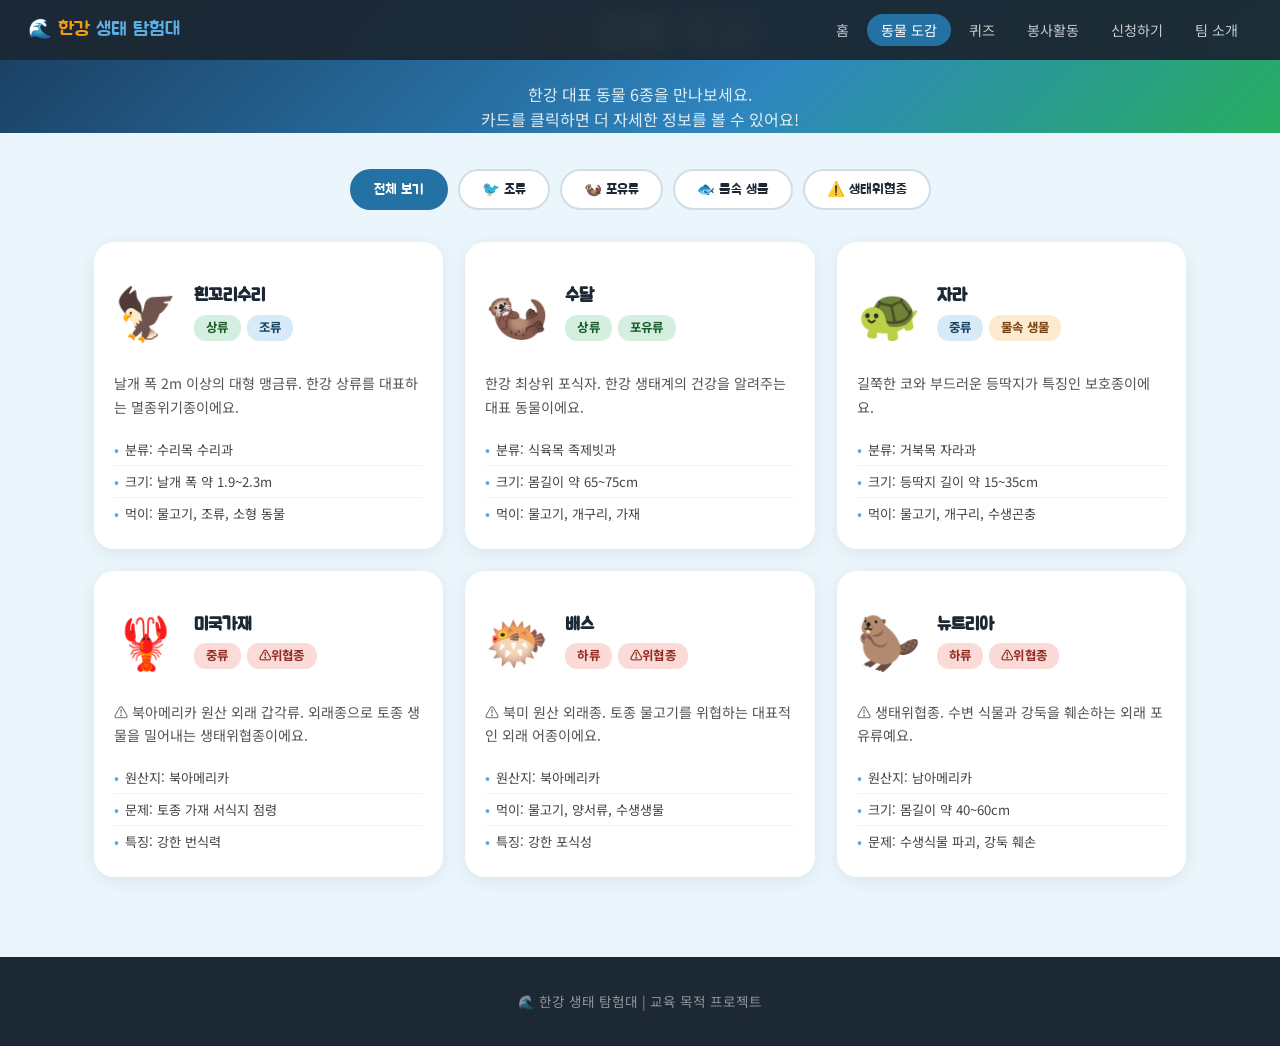
<file: animals.html>
<!DOCTYPE html>
<html lang="ko">
<head>
<meta charset="UTF-8">
<meta name="viewport" content="width=device-width, initial-scale=1.0">
<title>동물 도감 - 한강 생태 탐험대</title> 
  <!-- 식물 삭제 - 동식물을 동물로 타이틀 변경하였습니다 -->
<link rel="stylesheet" href="style.css">
<style>
.page-hero { background: linear-gradient(135deg,#1a3c5e 0%,#2e86c1 60%,#27ae60 100%); padding: calc(var(--nav-h)+52px) 24px 52px; text-align:center; }
.page-hero h1 { font-family:'Jua',sans-serif; font-size:clamp(1.8rem,4vw,2.8rem); color:#fff; margin-bottom:10px; }
.page-hero p  { color:rgba(255,255,255,0.85); font-size:1rem; max-width:520px; margin:0 auto; }

/* filter tabs */
.filter-bar { display:flex; gap:10px; flex-wrap:wrap; justify-content:center; padding:36px 24px 0; }
.filter-btn {
  padding:9px 22px; border-radius:24px; border:2px solid #d0dde8;
  background:#fff; font-family:'Jua',sans-serif; font-size:0.9rem;
  cursor:pointer; transition:all 0.18s; color:var(--dark);
}
.filter-btn:hover { border-color:var(--river); color:var(--river); }
.filter-btn.active { background:var(--river-dark); border-color:var(--river-dark); color:#fff; }

/* grid */
.animal-grid {
  display:grid;
  grid-template-columns: repeat(auto-fill, minmax(260px,1fr));
  gap:22px;
  max-width:1140px; margin:32px auto 80px; padding:0 24px;
}
.animal-card {
  background:#fff; border-radius:20px;
  box-shadow:0 4px 18px rgba(0,0,0,0.07);
  overflow:hidden;
  transition:transform 0.2s, box-shadow 0.2s;
  cursor:pointer;
}
.animal-card:hover { transform:translateY(-6px); box-shadow:0 12px 32px rgba(0,0,0,0.13); }
.animal-card.hidden { display:none; }

.ac-top {
  padding:28px 20px 20px;
  display:flex; align-items:center; gap:16px;
}
.ac-emoji { font-size:3.2rem; flex-shrink:0; }
.ac-header h3 { font-family:'Jua',sans-serif; font-size:1.15rem; margin-bottom:4px; }
.ac-header .badges { display:flex; gap:6px; flex-wrap:wrap; }

.ac-body { padding:0 20px 20px; }
.ac-desc { font-size:0.88rem; color:#555; line-height:1.7; margin-bottom:14px; }
.ac-facts { list-style:none; }
.ac-facts li {
  font-size:0.82rem; color:#444;
  padding:5px 0; border-bottom:1px solid #f0f4f8;
  display:flex; gap:6px;
}
.ac-facts li:last-child { border-bottom:none; }
.ac-facts li::before { content:'•'; color:var(--river); font-weight:700; }

/* detail modal */
.detail-modal {
  display:none; position:fixed; inset:0; z-index:800;
  background:rgba(0,0,0,0.55);
  align-items:center; justify-content:center; padding:20px;
}
.detail-modal.show { display:flex; }
.detail-card {
  background:#fff; border-radius:24px;
  padding:40px 36px; max-width:500px; width:100%;
  max-height:88vh; overflow-y:auto;
  animation:popIn 0.25s ease;
  position:relative;
}
@keyframes popIn { from{transform:scale(0.8);opacity:0} to{transform:scale(1);opacity:1} }
.detail-close {
  position:absolute; top:16px; right:18px;
  background:none; border:none; font-size:1.5rem; cursor:pointer; color:#aaa;
}
.d-emoji { font-size:5rem; text-align:center; margin-bottom:10px; }
.d-name  { font-family:'Jua',sans-serif; font-size:1.8rem; text-align:center; margin-bottom:8px; }
.d-badges { text-align:center; margin-bottom:16px; display:flex; gap:6px; justify-content:center; flex-wrap:wrap; }
.d-desc  { font-size:0.97rem; color:#444; line-height:1.8; margin-bottom:20px; }
.d-facts { background:#f6fafd; border-radius:14px; padding:16px 20px; margin-bottom:22px; }
.d-facts h4 { font-family:'Jua',sans-serif; font-size:0.95rem; color:var(--river-dark); margin-bottom:10px; }
.d-facts ul { list-style:none; }
.d-facts ul li { font-size:0.88rem; color:#444; padding:4px 0; border-bottom:1px solid #e8f0f7; display:flex; gap:8px; }
.d-facts ul li:last-child { border-bottom:none; }
.d-facts ul li::before { content:'▸'; color:var(--river); }
.d-quiz-hint { background:#fff8e8; border:1px solid #f5c842; border-radius:12px; padding:12px 16px; font-size:0.85rem; color:#7d5a00; text-align:center; }
</style>
</head>
<body>

<nav class="site-nav">
  <a class="nav-brand" href="index.html">🌊 <span>한강</span> 생태 탐험대</a>
  <button class="nav-toggle" id="navToggle"><span></span><span></span><span></span></button>
  <ul class="nav-links" id="navLinks">
    <li><a href="index.html">홈</a></li>
    <li><a href="animals.html" class="active">동물 도감</a></li>
    <li><a href="game.html">퀴즈</a></li>
    <li><a href="volunteer.html">봉사활동</a></li>
    <li><a href="form.html">신청하기</a></li>
    <li><a href="team.html">팀 소개</a></li>
  </ul>
</nav>

<div class="page-hero">
  <h1>🦦 동물 도감</h1> 
  <!-- 마찬가지로 동식물을 동물로 -->
  <p>한강 대표 동물 6종을 만나보세요.<br>카드를 클릭하면 더 자세한 정보를 볼 수 있어요!</p>
</div>

<div class="filter-bar">
  <button class="filter-btn active" data-cat="all">전체 보기</button>
  <button class="filter-btn" data-cat="bird">🐦 조류</button>
  <button class="filter-btn" data-cat="mammal">🦦 포유류</button>
  <button class="filter-btn" data-cat="fish">🐟 물속 생물</button>
  <button class="filter-btn" data-cat="invasive">⚠️ 생태위협종</button>
</div>

<div class="animal-grid" id="animalGrid"></div>

<!-- Detail Modal -->
<div class="detail-modal" id="detailModal">
  <div class="detail-card">
    <button class="detail-close" onclick="closeDetail()">✕</button>
    <div class="d-emoji"  id="dEmoji"></div>
    <div class="d-name"   id="dName"></div>
    <div class="d-badges" id="dBadges"></div>
    <div class="d-desc"   id="dDesc"></div>
    <div class="d-facts">
      <h4>📋 주요 정보</h4>
      <ul id="dFacts"></ul>
    </div>
    <div class="d-quiz-hint">💡 이 내용은 퀴즈에 나올 수 있어요! <a href="game.html" style="color:var(--accent);font-weight:700;">퀴즈 풀러 가기 →</a></div>
  </div>
</div>

<footer class="site-footer">
  <p>🌊 한강 생태 탐험대 | 교육 목적 프로젝트</p>
</footer>

<script>
const animals_old = [
  /* ── 조류 ── */
  { key:'heron', emoji:'🦢', name:'왜가리', cat:'bird', zone:'중류', zoneBadge:'badge-blue',
    short:'한강 최고의 사냥꾼. 물가에 꼼짝않고 서 있다가 순간 낚아채요.',
    desc:'왜가리는 한강에서 가장 쉽게 볼 수 있는 대형 조류예요. 키가 약 90cm이고 날개 폭은 1.8m에 달해요. 물가에서 긴 목을 S자로 구부리고 먹이를 기다리다 순식간에 낚아채는 전략적인 사냥꾼이에요.',
    facts:['분류: 황새목 왜가릿과','크기: 몸길이 약 90cm, 날개 폭 1.6~1.8m','먹이: 물고기, 개구리, 뱀, 작은 포유류','특징: 비행 시 목을 S자로 접음','서식지: 강, 호수, 논, 습지'] },
  { key:'duck', emoji:'🦆', name:'청둥오리', cat:'bird', zone:'중류', zoneBadge:'badge-blue',
    short:'수컷의 초록빛 머리가 특징. 한강을 대표하는 텃새예요.',
    desc:'청둥오리는 한강에서 연중 볼 수 있는 텃새예요. 수컷은 금속성 광택의 초록 머리, 암컷은 갈색 얼룩무늬가 특징이에요. 꼬리를 하늘로 세우고 머리를 물에 담근 채 수생식물을 먹는 "dabbling" 방식으로 먹이를 구해요.',
    facts:['분류: 기러기목 오리과','크기: 몸길이 약 57cm','먹이: 수생식물, 씨앗, 곤충, 작은 물고기','특징: 수컷 머리에 금속성 초록빛','번식: 강가 풀밭에 8~12개 알 산란'] },
  { key:'eagle', emoji:'🦅', name:'흰꼬리수리', cat:'bird', zone:'상류', zoneBadge:'badge-green',
    short:'날개 폭 2m 이상의 한강 최대 맹금류. 겨울 철새예요.',
    desc:'흰꼬리수리는 한강에서 볼 수 있는 가장 큰 새 중 하나예요. 시베리아에서 겨울을 나러 한국을 방문하는 철새로 11월~3월에 주로 관찰돼요. 강에서 물고기를 낚아채거나 죽은 새를 먹기도 해요. 환경부 지정 멸종위기 1급이에요.',
    facts:['분류: 수리목 수리과','크기: 날개 폭 1.9~2.3m, 무게 4~7kg','먹이: 물고기, 오리류, 죽은 동물','보호: 멸종위기 야생동물 1급','시기: 겨울 철새 (11월~3월)'] },
  { key:'cormorant', emoji:'🐦', name:'민물가마우지', cat:'bird', zone:'하류', zoneBadge:'badge-blue',
    short:'잠수의 달인. 잠수 후 날개를 펼쳐 말리는 독특한 모습이 인상적이에요.',
    desc:'민물가마우지는 한강 하류에 집단 서식하는 물새예요. 기름샘이 발달하지 않아 깃털이 물에 젖기 쉽지만, 덕분에 부력이 줄어 물속 10m 이상까지 잠수할 수 있어요. 일본과 중국에서는 목에 끈을 묶어 낚시에 활용하는 전통이 있어요.',
    facts:['분류: 사다새목 가마우지과','크기: 몸길이 약 80~100cm','먹이: 물고기(하루 400~500g 섭취)','특징: 잠수 후 날개 펼쳐 건조','눈 색깔: 신비로운 파란빛~초록빛'] },
  { key:'gull', emoji:'🕊️', name:'갈매기', cat:'bird', zone:'하류', zoneBadge:'badge-blue',
    short:'바다와 강의 경계에 사는 새. 한강 하류에서 자주 볼 수 있어요.',
    desc:'갈매기는 한강과 바다가 만나는 하류 지점에서 볼 수 있어요. 뛰어난 비행 능력과 넓은 식성으로 물고기, 게, 음식물 쓰레기까지 다양하게 먹어요. 무리를 지어 생활하며 텃새와 철새 모두 관찰돼요.',
    facts:['분류: 도요목 갈매기과','크기: 몸길이 40~65cm (종마다 다름)','먹이: 물고기, 갑각류, 각종 유기물','서식지: 해안가, 강 하구','특징: 물 위에 뜨면서 먹이 낚아채기'] },

  /* ── 포유류 ── */
  { key:'otter', emoji:'🦦', name:'수달', cat:'mammal', zone:'상류', zoneBadge:'badge-green',
    short:'한강 생태계의 건강 지표. 멸종위기 1급 동물이에요.',
    desc:'수달은 한강 생태계의 최상위 포식자로 맑고 깨끗한 물에서만 살 수 있어요. 몸에 방수 기능을 가진 촘촘한 털이 있고, 물갈퀴 발로 빠르게 수영해 물고기를 잡아요. 한강에서 수달이 발견된다는 것은 수질이 좋아졌다는 신호예요.',
    facts:['분류: 식육목 족제빗과','크기: 몸길이 65~75cm, 꼬리 40~50cm','먹이: 물고기(주), 개구리, 가재','보호: 멸종위기 야생동물 1급','특징: 물속에서 눈을 뜰 수 있음'] },

  /* ── 어류 ── */
  { key:'trout', emoji:'🐟', name:'산천어', cat:'fish', zone:'상류', zoneBadge:'badge-green',
    short:'연어의 친척. 차갑고 맑은 상류에만 살아요.',
    desc:'산천어는 연어과에 속하는 물고기로 수온 20°C 이하의 맑고 차가운 물에서만 살 수 있어요. 측면의 아름다운 분홍빛 줄무늬가 특징이에요. 강원도 화천의 산천어 축제로 유명하며, 바다로 내려가지 않고 민물에서만 사는 육봉형이에요.',
    facts:['분류: 연어목 연어과','크기: 20~40cm','먹이: 수서곤충, 작은 물고기','서식 수온: 15°C 이하 선호','특징: 몸 옆면의 분홍·붉은 줄무늬'] },
  { key:'carp', emoji:'🐠', name:'잉어', cat:'fish', zone:'중류', zoneBadge:'badge-blue',
    short:'100년 이상 사는 한강의 터줏대감. 행운과 장수의 상징이에요.',
    desc:'잉어는 한강에서 가장 친숙한 토종 물고기예요. 환경 적응력이 뛰어나 오염된 물에서도 살 수 있어요. 최대 100년 이상 살며 1m가 넘게 자라기도 해요. 입 주위에 2쌍(4개)의 수염으로 먹이를 감지하고, 바닥을 헤집어 먹이를 찾아요.',
    facts:['분류: 잉어목 잉어과','크기: 보통 30~80cm, 최대 1m 이상','먹이: 수생식물, 무척추동물, 유기물','수명: 최대 100년 이상','특징: 입 주위 4개의 수염'] },
  { key:'turtle', emoji:'🐢', name:'자라', cat:'fish', zone:'중류', zoneBadge:'badge-blue',
    short:'거북이처럼 생겼지만 코가 길쭉한 게 특징. 멸종위기종이에요.',
    desc:'자라는 거북이와 비슷하지만 등딱지가 부드럽고 코끝이 뾰족하게 튀어나온 것이 특징이에요. 모래밭에서 일광욕하는 모습을 볼 수 있어요. 수질 오염과 남획으로 개체수가 줄어 현재 보호가 필요한 종이에요.',
    facts:['분류: 거북목 자라과','크기: 등딱지 길이 15~35cm','먹이: 물고기, 개구리, 수생곤충','특징: 부드러운 가죽 등딱지','서식지: 강, 호수의 모래밭'] },

  /* ── 식물 ── */
  { key:'silvergrass', emoji:'🌾', name:'물억새', cat:'plant', zone:'하류', zoneBadge:'badge-blue',
    short:'한강 습지의 대표 식물. 가을 은빛 이삭이 장관이에요.',
    desc:'물억새는 한강 하류 습지와 강변에 군락을 이루는 대표 식물이에요. 가을이면 은빛 이삭이 바람에 물결처럼 출렁이는 아름다운 풍경을 연출해요. 새들의 은신처와 산란장이 되어주는 중요한 생태적 역할을 해요.',
    facts:['분류: 벼목 화본과','크기: 높이 1~2m','개화: 9~10월 (은빛 이삭)','역할: 새·곤충 서식지, 수질 정화','서식지: 강변, 습지, 하천 변두리'] },
  { key:'lotus', emoji:'🪷', name:'수련', cat:'plant', zone:'중류', zoneBadge:'badge-blue',
    short:'물 위에 둥둥 떠서 피는 꽃. 수질 정화 능력이 뛰어나요.',
    desc:'수련은 잎이 물 위에 뜨고 꽃도 수면 위에서 피는 수생식물이에요. 한강 중류의 호수나 연못에서 볼 수 있어요. 잎의 왁스 성분이 물을 튕겨내는 "연꽃 효과"로 유명해요. 수질 정화 능력도 뛰어나요.',
    facts:['분류: 수련목 수련과','특징: 잎과 꽃이 수면 위에 뜸','개화: 6~9월 (흰색·분홍색)','역할: 수질 정화, 물고기 산란 장소','특성: 표면의 왁스층이 물 튕겨냄'] },
  { key:'reed', emoji:'🌿', name:'갈대', cat:'plant', zone:'하류', zoneBadge:'badge-blue',
    short:'하류 습지의 거대한 군락. 환경 정화의 일등 공신이에요.',
    desc:'갈대는 한강 하류와 강변 습지를 대규모로 덮는 다년생 식물이에요. 뿌리가 하천 바닥을 안정시키고 오염 물질을 걸러주는 역할을 해요. 다양한 새와 곤충의 서식지가 되어 생태계 유지에 필수적이에요.',
    facts:['분류: 벼목 화본과','크기: 높이 1~3m','특징: 거대한 군락 형성','역할: 수질 정화, 야생동물 서식지','생태: 뿌리로 오염 물질 흡수'] },

  /* ── 생태위협종 ── */
  { key:'bass', emoji:'🐡', name:'배스 (블루길)', cat:'invasive', zone:'하류', zoneBadge:'badge-red',
    short:'⚠️ 북미 원산 외래종. 토종 물고기를 위협하는 생태계 교란종이에요.',
    desc:'배스(블루길)는 북아메리카에서 1970~80년대 식용 목적으로 국내에 도입된 외래 어종이에요. 엄청난 식욕으로 토종 물고기, 개구리, 새우를 닥치는 대로 먹어 한강 생태계를 심각하게 교란하고 있어요. 환경부 지정 생태계 교란 야생생물이에요.',
    facts:['원산지: 북아메리카','도입 시기: 1970~1980년대 (식용 목적)','문제: 토종 생물 대규모 포식','법적 지위: 생태계 교란 야생생물','대응: 포획·제거 캠페인 진행 중'] },
  { key:'nutria', emoji:'🦫', name:'뉴트리아', cat:'invasive', zone:'하류', zoneBadge:'badge-red',
    short:'⚠️ 남아메리카 원산 외래 포유류. 수변 식물을 대규모로 파괴해요.',
    desc:'뉴트리아는 남아메리카가 원산지인 반수생 설치류로 모피용으로 도입되었다가 야생에 퍼졌어요. 수생식물을 뿌리째 뽑아먹어 수변 생태계를 크게 파괴하고, 강둑을 굴을 파 약하게 만들기도 해요. 현재 포획·제거 사업이 진행 중이에요.',
    facts:['원산지: 남아메리카','크기: 몸길이 40~60cm, 무게 5~9kg','문제: 수생식물 대규모 파괴, 강둑 굴착','법적 지위: 생태계 교란 야생생물','특징: 오렌지빛 앞니가 특징'] },
  { key:'crayfish', emoji:'🦞', name:'미국가재', cat:'invasive', zone:'중류', zoneBadge:'badge-red',
    short:'⚠️ 미국 원산 외래 갑각류. 토종 수생생물을 밀어내고 있어요.',
    desc:'미국가재는 북아메리카 원산의 외래 갑각류로 실험용·식용·애완용으로 유입됐어요. 번식력이 강하고 수온·오염 적응력이 뛰어나 토종 가재와 수생 무척추동물을 몰아내고 있어요. 수서 곤충의 알도 먹어 생태계 먹이사슬을 교란해요.',
    facts:['원산지: 북아메리카','문제: 토종 가재 서식지 점령, 수생곤충 포식','유입 경로: 실험용·애완용 방류','법적 지위: 생태계 교란 야생생물','대응: 수거·제거 사업 실시'] },
];

// 새로 수정한 내용 : 동물 종류를 바꿈
const animals = [
/* ── 조류 ── */
{ key:'eagle', emoji:'🦅', name:'흰꼬리수리', cat:'bird', zone:'상류', zoneBadge:'badge-green',
short:'날개 폭 2m 이상의 대형 맹금류. 한강 상류를 대표하는 멸종위기종이에요.',
desc:'흰꼬리수리는 한강에서 관찰되는 가장 큰 맹금류 중 하나예요. 겨울철 시베리아에서 날아오는 철새이며 강과 습지 주변에서 물고기와 조류를 사냥해요. 환경부 지정 멸종위기 야생동물 1급으로 보호받고 있어요.',
facts:['분류: 수리목 수리과','크기: 날개 폭 약 1.9~2.3m','먹이: 물고기, 조류, 소형 동물','보호: 멸종위기 야생동물 1급','특징: 한강 상류 대표 맹금류'] },

/* ── 포유류 ── */
{ key:'otter', emoji:'🦦', name:'수달', cat:'mammal', zone:'상류', zoneBadge:'badge-green',
short:'한강 최상위 포식자. 한강 생태계의 건강을 알려주는 대표 동물이에요.',
desc:'수달은 깨끗한 물에서만 살아갈 수 있는 포유류예요. 물갈퀴가 있는 발과 촘촘한 털을 이용해 물속에서 빠르게 헤엄치며 물고기를 잡아요. 야행성 동물이에요. 한강에서 수달이 발견된다는 것은 생태계가 건강하다는 의미예요.',
facts:['분류: 식육목 족제빗과','크기: 몸길이 약 65~75cm','먹이: 물고기, 개구리, 가재','보호: 멸종위기 야생동물 1급','특징: 뛰어난 수영 능력'] },

/* ── 어류 ── */
{ key:'turtle', emoji:'🐢', name:'자라', cat:'fish', zone:'중류', zoneBadge:'badge-blue',
short:'길쭉한 코와 부드러운 등딱지가 특징인 보호종이에요.',
desc:'자라는 거북과 비슷하지만 딱딱한 등껍질 대신 부드러운 가죽 형태의 등딱지를 가지고 있어요. 강이나 호수의 모래밭 주변에서 생활하며 모래밭에 일광욕하는 모습을 볼 수 있어요. 수질 오염과 서식지 감소로 보호가 필요한 종이에요.',
facts:['분류: 거북목 자라과','크기: 등딱지 길이 약 15~35cm','먹이: 물고기, 개구리, 수생곤충','특징: 긴 코와 부드러운 등딱지','서식지: 강과 호수 주변'] },

/* ── 생태위협종 ── */
{ key:'crayfish', emoji:'🦞', name:'미국가재', cat:'invasive', zone:'중류', zoneBadge:'badge-red',
short:'⚠️ 북아메리카 원산 외래 갑각류. 외래종으로 토종 생물을 밀어내는 생태위협종이에요.',
desc:'미국가재는 북아메리카 원산의 외래 갑각류예요. 번식력이 강하고 환경 적응력이 뛰어나 토종 가재와 수생 무척추동물의 서식지를 차지하며 생태계를 교란하고 있어요.',
facts:['원산지: 북아메리카','문제: 토종 가재 서식지 점령','특징: 강한 번식력','법적 지위: 생태계 교란 야생생물','대응: 제거 사업 진행 중'] },

{ key:'bass', emoji:'🐡', name:'배스', cat:'invasive', zone:'하류', zoneBadge:'badge-red',
short:'⚠️ 북미 원산 외래종. 토종 물고기를 위협하는 대표적인 외래 어종이에요.',
desc:'배스는 북미 원산의 육식성 물고기로 강한 포식성을 가지고 있어요. 한강의 토종 물고기와 양서류를 잡아먹어 생태계 균형을 무너뜨리는 대표적인 생태계 교란종이에요.',
facts:['원산지: 북아메리카','먹이: 물고기, 양서류, 수생생물','특징: 강한 포식성','문제: 토종 어류 감소','법적 지위: 생태계 교란 야생생물'] },

{ key:'nutria', emoji:'🦫', name:'뉴트리아', cat:'invasive', zone:'하류', zoneBadge:'badge-red',
short:'⚠️ 생태위협종. 수변 식물과 강둑을 훼손하는 외래 포유류예요.',
desc:'뉴트리아는 남아메리카 원산의 설치류예요. 수변 식물을 대량으로 먹고 강둑에 굴을 파 하천 환경을 훼손해 생태계에 큰 피해를 주고 있어요.',
facts:['원산지: 남아메리카','크기: 몸길이 약 40~60cm','문제: 수생식물 파괴, 강둑 훼손','특징: 오렌지색 앞니','법적 지위: 생태계 교란 야생생물'] },
];

// ── 카드 렌더링 ──
function renderCards(cat) {
  const grid = document.getElementById('animalGrid');
  grid.innerHTML = '';
  animals.forEach(a => {
    if (cat !== 'all' && a.cat !== cat) return;
    const card = document.createElement('div');
    card.className = 'animal-card';
    card.innerHTML = `
      <div class="ac-top">
        <div class="ac-emoji">${a.emoji}</div>
        <div class="ac-header">
          <h3>${a.name}</h3>
          <div class="badges">
            <span class="badge ${a.zoneBadge}">${a.zone}</span>
            <span class="badge ${a.cat==='invasive'?'badge-red':a.cat==='bird'?'badge-blue':a.cat==='mammal'?'badge-green':'badge-orange'}">${catLabel(a.cat)}</span>
          </div>
        </div>
      </div>
      <div class="ac-body">
        <div class="ac-desc">${a.short}</div>
        <ul class="ac-facts">
          ${a.facts.slice(0,3).map(f=>`<li>${f}</li>`).join('')}
        </ul>
      </div>`;
    card.addEventListener('click', () => openDetail(a));
    grid.appendChild(card);
  });
}

function catLabel(cat) {
  return {bird:'조류',mammal:'포유류',fish:'물속 생물',invasive:'⚠️위협종'}[cat]||cat;
}

// ── 필터 ──
document.querySelectorAll('.filter-btn').forEach(btn => {
  btn.addEventListener('click', () => {
    document.querySelectorAll('.filter-btn').forEach(b=>b.classList.remove('active'));
    btn.classList.add('active');
    renderCards(btn.dataset.cat);
  });
});

// ── 상세 모달 ──
function openDetail(a) {
  document.getElementById('dEmoji').textContent   = a.emoji;
  document.getElementById('dName').textContent    = a.name;
  document.getElementById('dBadges').innerHTML    = `
    <span class="badge ${a.zoneBadge}">${a.zone}</span>
    <span class="badge ${a.cat==='invasive'?'badge-red':'badge-orange'}">${catLabel(a.cat)}</span>`;
  document.getElementById('dDesc').textContent    = a.desc;
  document.getElementById('dFacts').innerHTML     = a.facts.map(f=>`<li>${f}</li>`).join('');
  document.getElementById('detailModal').classList.add('show');
}
function closeDetail() {
  document.getElementById('detailModal').classList.remove('show');
}
document.getElementById('detailModal').addEventListener('click', e => {
  if (e.target===document.getElementById('detailModal')) closeDetail();
});

// ── 햄버거 ──
document.getElementById('navToggle').addEventListener('click', () => {
  document.getElementById('navLinks').classList.toggle('open');
});

renderCards('all');
</script>
</body>
</html>
</file>
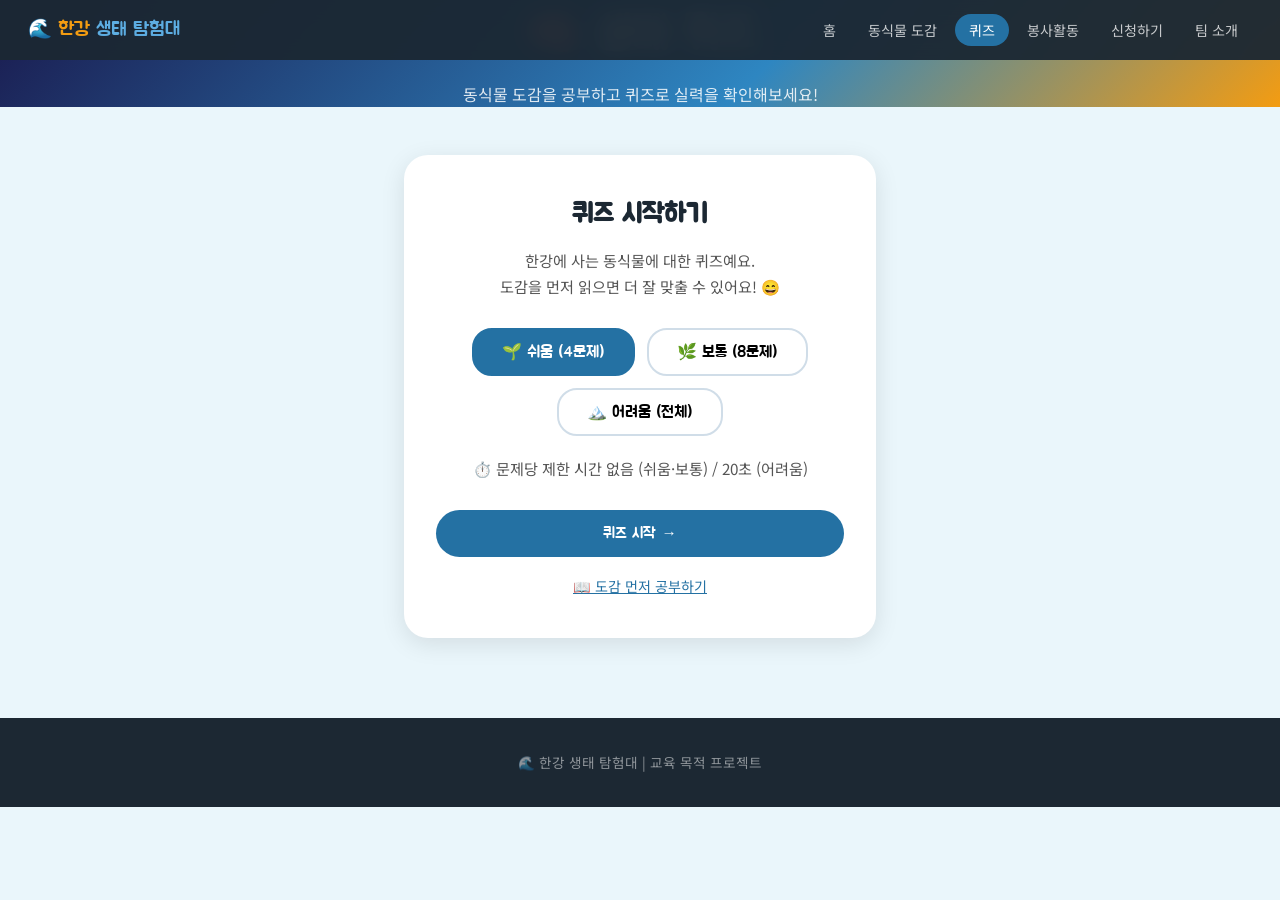
<file: game.html>
<!DOCTYPE html>
<html lang="ko">
<head>
<meta charset="UTF-8">
<meta name="viewport" content="width=device-width, initial-scale=1.0">
<title>생태 퀴즈 - 한강 생태 탐험대</title>
<link rel="stylesheet" href="style.css">
<style>
.page-hero { background:linear-gradient(135deg,#1a1a4e 0%,#2e86c1 60%,#f39c12 100%); padding:calc(var(--nav-h)+52px) 24px 52px; text-align:center; }
.page-hero h1 { font-family:'Jua',sans-serif; font-size:clamp(1.8rem,4vw,2.8rem); color:#fff; margin-bottom:10px; }
.page-hero p  { color:rgba(255,255,255,0.85); font-size:1rem; }

/* start screen */
#startScreen { max-width:520px; margin:48px auto 80px; padding:0 24px; text-align:center; }
.start-card { background:#fff; border-radius:24px; padding:40px 32px; box-shadow:0 6px 24px rgba(0,0,0,0.1); }
.start-card h2 { font-family:'Jua',sans-serif; font-size:1.6rem; margin-bottom:12px; }
.start-card p  { color:#555; font-size:0.95rem; line-height:1.7; margin-bottom:28px; }
.difficulty-btns { display:flex; gap:12px; justify-content:center; flex-wrap:wrap; margin-bottom:20px; }
.diff-btn {
  padding:12px 28px; border-radius:20px; border:2px solid #d0dde8;
  background:#fff; font-family:'Jua',sans-serif; font-size:1rem;
  cursor:pointer; transition:all 0.18s;
}
.diff-btn.selected { border-color:var(--river-dark); background:var(--river-dark); color:#fff; }
.start-hint { font-size:0.82rem; color:#888; margin-bottom:24px; }

/* quiz screen */
#quizScreen { display:none; max-width:620px; margin:40px auto 80px; padding:0 24px; }

.progress-wrap { margin-bottom:20px; }
.progress-top  { display:flex; justify-content:space-between; font-size:0.85rem; color:#888; margin-bottom:6px; }
.progress-bar  { height:8px; background:#e0eef7; border-radius:99px; }
.progress-fill { height:8px; background:linear-gradient(to right,var(--river-dark),var(--river)); border-radius:99px; transition:width 0.4s; }

.score-live { background:#fff; border-radius:16px; padding:10px 20px; display:flex; justify-content:space-between; align-items:center; margin-bottom:20px; box-shadow:0 2px 10px rgba(0,0,0,0.06); font-size:0.9rem; }
.score-live .sl-num { font-family:'Jua',sans-serif; font-size:1.1rem; color:var(--river-dark); }

.q-card { background:#fff; border-radius:20px; padding:32px; box-shadow:0 4px 18px rgba(0,0,0,0.08); margin-bottom:18px; }
.q-category { font-size:0.8rem; color:var(--river-dark); font-weight:700; margin-bottom:10px; letter-spacing:0.03em; }
.q-text { font-size:1.1rem; font-weight:700; color:var(--dark); line-height:1.65; margin-bottom:24px; }
.q-emoji { font-size:2.8rem; margin-bottom:12px; display:block; }

.choices { display:flex; flex-direction:column; gap:11px; }
.choice {
  padding:14px 18px; border-radius:12px; border:2px solid #dce8f0;
  background:#f8fbfd; font-size:0.97rem; text-align:left;
  cursor:pointer; transition:all 0.15s;
}
.choice:hover:not(:disabled) { border-color:var(--river); background:#e8f4fb; }
.choice.correct { border-color:#27ae60; background:#d5f5e3; color:#1a5c2a; font-weight:700; }
.choice.wrong   { border-color:var(--danger); background:#fadbd8; color:#922b21; }
.choice:disabled { cursor:default; }

.feedback-box {
  display:none; border-radius:14px; padding:16px 20px;
  font-size:0.9rem; line-height:1.65; margin-bottom:14px;
}
.feedback-box.show { display:block; }
.feedback-box.correct { background:#d5f5e3; color:#1a5c2a; border:1px solid #82e0aa; }
.feedback-box.wrong   { background:#fadbd8; color:#922b21; border:1px solid #f1948a; }

.next-btn { display:none; width:100%; }
.next-btn.show { display:block; }

/* result screen */
#resultScreen { display:none; max-width:520px; margin:40px auto 80px; padding:0 24px; text-align:center; }
.result-card { background:#fff; border-radius:24px; padding:48px 32px; box-shadow:0 8px 30px rgba(0,0,0,0.1); }
.r-trophy { font-size:5rem; margin-bottom:10px; }
.r-score  { font-family:'Jua',sans-serif; font-size:3rem; color:var(--river-dark); margin:12px 0; }
.r-grade  { font-family:'Jua',sans-serif; font-size:1.4rem; margin-bottom:10px; }
.r-msg    { color:#555; font-size:0.95rem; line-height:1.7; margin-bottom:28px; }
.r-breakdown { background:#f6fafd; border-radius:14px; padding:16px 20px; margin-bottom:24px; text-align:left; }
.r-breakdown h4 { font-family:'Jua',sans-serif; font-size:0.95rem; color:var(--river-dark); margin-bottom:12px; }
.r-row { display:flex; justify-content:space-between; font-size:0.88rem; padding:5px 0; border-bottom:1px solid #e8f0f7; color:#444; }
.r-row:last-child { border-bottom:none; }
.r-btns { display:flex; gap:12px; justify-content:center; flex-wrap:wrap; }

/* timer */
.timer-wrap { display:flex; align-items:center; gap:8px; }
.timer-circle {
  width:36px; height:36px; border-radius:50%;
  border:3px solid #d0dde8;
  display:flex; align-items:center; justify-content:center;
  font-family:'Jua',sans-serif; font-size:0.9rem; color:var(--dark);
  transition:border-color 0.3s, color 0.3s;
}
.timer-circle.warning { border-color:var(--accent); color:var(--accent); }
.timer-circle.danger  { border-color:var(--danger);  color:var(--danger); }
</style>
</head>
<body>

<nav class="site-nav">
  <a class="nav-brand" href="index.html">🌊 <span>한강</span> 생태 탐험대</a>
  <button class="nav-toggle" id="navToggle"><span></span><span></span><span></span></button>
  <ul class="nav-links" id="navLinks">
    <li><a href="index.html">홈</a></li>
    <li><a href="animals.html">동식물 도감</a></li>
    <li><a href="game.html" class="active">퀴즈</a></li>
    <li><a href="volunteer.html">봉사활동</a></li>
    <li><a href="form.html">신청하기</a></li>
    <li><a href="team.html">팀 소개</a></li>
  </ul>
</nav>

<div class="page-hero">
  <h1>🧠 생태 퀴즈</h1>
  <p>동식물 도감을 공부하고 퀴즈로 실력을 확인해보세요!</p>
</div>

<!-- Start -->
<div id="startScreen">
  <div class="start-card">
    <h2>퀴즈 시작하기</h2>
    <p>한강에 사는 동식물에 대한 퀴즈예요.<br>도감을 먼저 읽으면 더 잘 맞출 수 있어요! 😄</p>
    <div class="difficulty-btns">
      <button class="diff-btn selected" data-diff="easy">🌱 쉬움 (4문제)</button>
      <button class="diff-btn" data-diff="normal">🌿 보통 (8문제)</button>
      <button class="diff-btn" data-diff="hard">🏔️ 어려움 (전체)</button>
    </div>
    <p class="start-hint">⏱️ 문제당 제한 시간 없음 (쉬움·보통) / 20초 (어려움)</p>
    <button class="btn btn-primary" style="width:100%;padding:14px;" onclick="startQuiz()">퀴즈 시작 →</button>
    <div style="margin-top:16px;">
      <a href="animals.html" style="font-size:0.88rem;color:var(--river-dark);">📖 도감 먼저 공부하기</a>
    </div>
  </div>
</div>

<!-- Quiz -->
<div id="quizScreen">
  <div class="progress-wrap">
    <div class="progress-top">
      <span id="qProgress">1 / 10</span>
      <div class="timer-wrap">
        <span id="timerLabel" style="font-size:0.82rem;color:#888;"></span>
        <div class="timer-circle" id="timerCircle" style="display:none;"></div>
      </div>
    </div>
    <div class="progress-bar"><div class="progress-fill" id="progressFill" style="width:0%"></div></div>
  </div>
  <div class="score-live">
    <span>현재 점수</span>
    <span class="sl-num" id="scoreLive">0점</span>
  </div>
  <div class="q-card">
    <div class="q-category" id="qCategory"></div>
    <span class="q-emoji" id="qEmoji"></span>
    <div class="q-text" id="qText"></div>
    <div class="choices" id="choices"></div>
    <div class="feedback-box" id="feedbackBox"></div>
    <button class="btn btn-primary next-btn" id="nextBtn" onclick="nextQ()">다음 문제 →</button>
  </div>
</div>

<!-- Result -->
<div id="resultScreen">
  <div class="result-card">
    <div class="r-trophy" id="rTrophy"></div>
    <div id="rStars"></div>
    <div class="r-score"  id="rScore"></div>
    <div class="r-grade"  id="rGrade"></div>
    <div class="r-msg"    id="rMsg"></div>
    <div class="r-breakdown">
      <h4>📊 결과 분석</h4>
      <div class="r-row"><span>정답 수</span><span id="rCorrect"></span></div>
      <div class="r-row"><span>오답 수</span><span id="rWrong"></span></div>
      <div class="r-row"><span>정답률</span><span id="rRate"></span></div>
      <div class="r-row"><span>난이도</span><span id="rDiff"></span></div>
    </div>
    <div class="r-btns">
      <button class="btn btn-primary" onclick="retryQuiz()">🔄 다시 도전</button>
      <a href="animals.html" class="btn btn-ghost">📖 도감 복습</a>
      <a href="volunteer.html" class="btn btn-accent">🌱 봉사활동 보기</a>
    </div>
  </div>
</div>

<footer class="site-footer">
  <p>🌊 한강 생태 탐험대 | 교육 목적 프로젝트</p>
</footer>

<script src="game.js"></script>
</body>
</html>
</file>
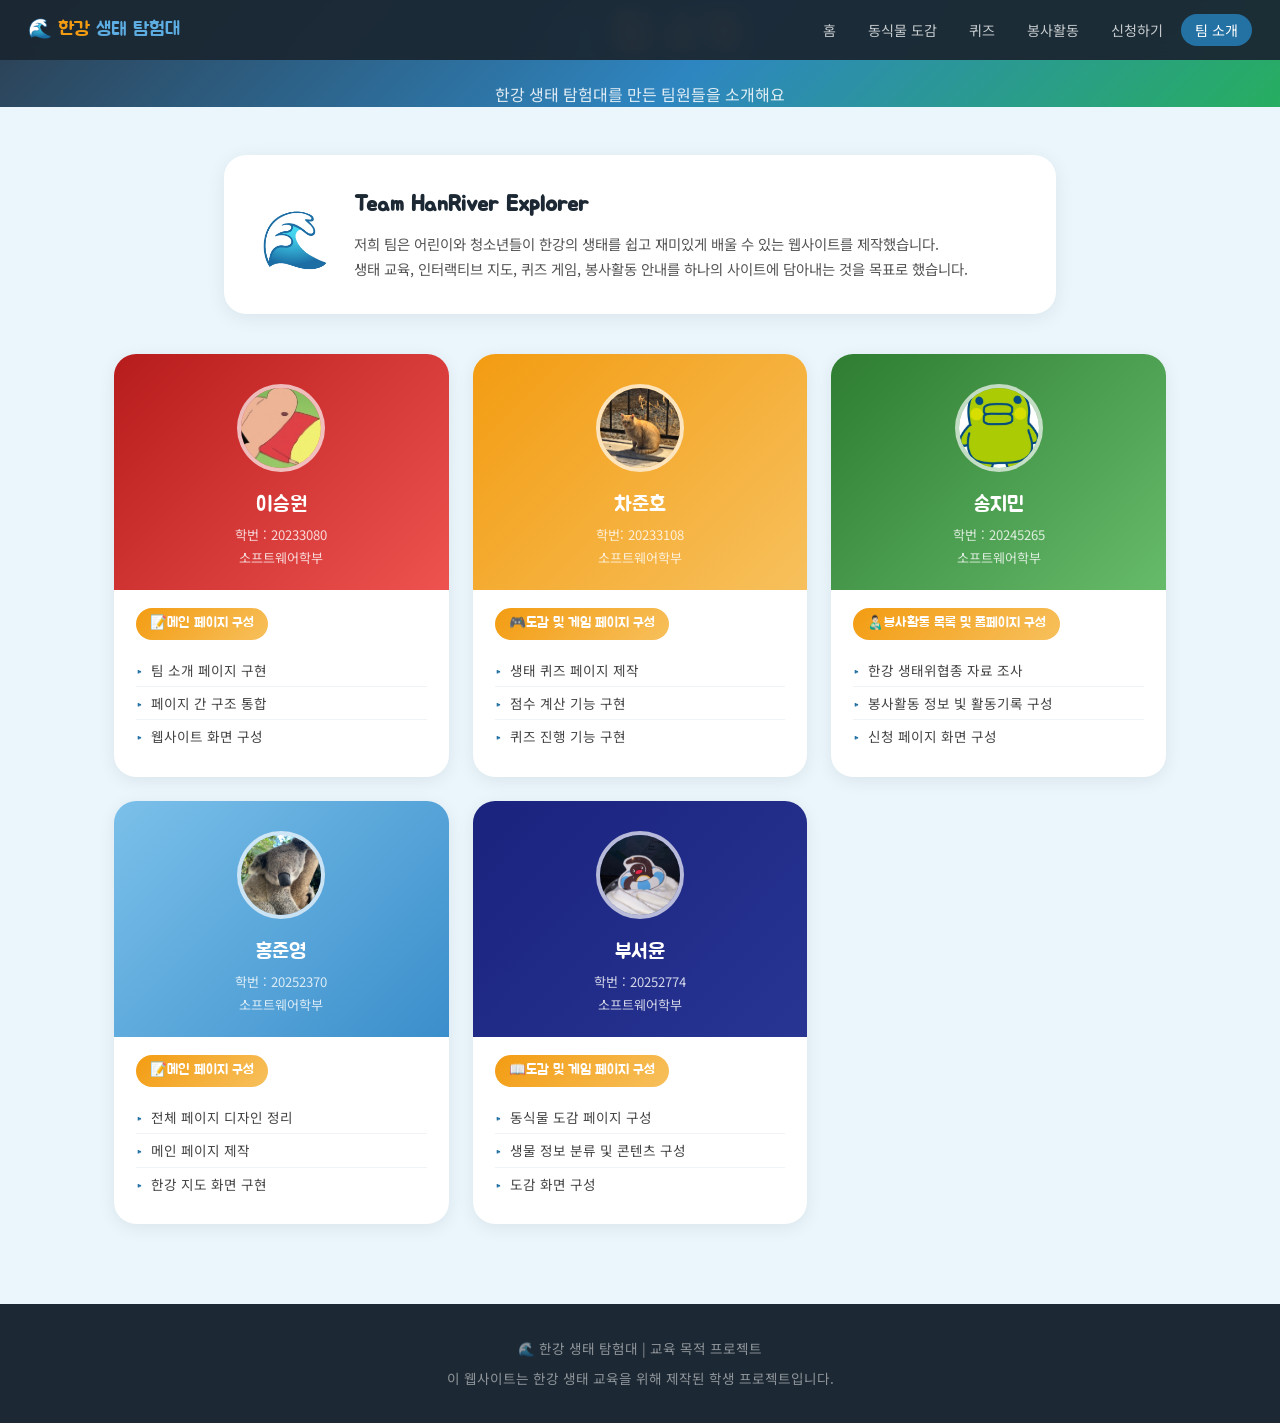
<file: team.html>
<!DOCTYPE html>
<html lang="ko">
<head>
<meta charset="UTF-8">
<meta name="viewport" content="width=device-width, initial-scale=1.0">
<title>팀 소개 - 한강 생태 탐험대</title>
<link rel="stylesheet" href="style.css">
<style>
.page-hero { background:linear-gradient(135deg,#2c3e50 0%,#2e86c1 55%,#27ae60 100%); padding:calc(var(--nav-h)+52px) 24px 52px; text-align:center; }
.page-hero h1 { font-family:'Jua',sans-serif; font-size:clamp(1.8rem,4vw,2.8rem); color:#fff; margin-bottom:10px; }
.page-hero p  { color:rgba(255,255,255,0.85); font-size:1rem; max-width:520px; margin:0 auto; }

/* team intro banner */
.team-banner {
  max-width:880px; margin:48px auto 0; padding:0 24px;
  background:#fff; border-radius:22px;
  box-shadow:0 4px 20px rgba(0,0,0,0.07);
  padding:32px 36px;
  display:flex; gap:24px; align-items:center; flex-wrap:wrap;
}
.team-banner .tb-icon { font-size:3.5rem; flex-shrink:0; }
.team-banner h2 { font-family:'Jua',sans-serif; font-size:1.4rem; margin-bottom:8px; }
.team-banner p  { font-size:0.9rem; color:#555; line-height:1.75; }
@media(max-width:600px) { .team-banner { padding:24px 20px; } }

/* member grid */
.member-grid {
  display:grid; grid-template-columns:repeat(auto-fill,minmax(280px,1fr));
  gap:24px; max-width:1100px; margin:40px auto 80px; padding:0 24px;
}

.member-card { background:#fff; border-radius:22px; overflow:hidden; box-shadow:0 4px 18px rgba(0,0,0,0.07); transition:transform 0.2s, box-shadow 0.2s; }
.member-card:hover { transform:translateY(-6px); box-shadow:0 12px 34px rgba(0,0,0,0.12); }

.mc-top { padding:30px 24px 22px; text-align:center; }
.mc-avatar {
  width:88px; height:88px; border-radius:50%;
  margin:0 auto 16px;
  display:flex; align-items:center; justify-content:center;
  font-size:3rem;
  border:4px solid rgba(255,255,255,0.6);
}
.mc-name   { font-family:'Jua',sans-serif; font-size:1.3rem; color:#fff; margin-bottom:3px; }
.mc-id     { font-size:0.82rem; color:rgba(255,255,255,0.8); margin-bottom:2px; }
.mc-major  { font-size:0.82rem; color:rgba(255,255,255,0.8); }

.mc-body { padding:18px 22px 24px; }
.mc-role { display:inline-block; background:linear-gradient(135deg,var(--accent),#f7c05c); color:#fff; padding:5px 14px; border-radius:20px; font-family:'Jua',sans-serif; font-size:0.85rem; margin-bottom:14px; }
.mc-tasks { list-style:none; }
.mc-tasks li { font-size:0.85rem; color:#444; padding:6px 0; border-bottom:1px solid #f0f4f8; display:flex; gap:8px; line-height:1.5; }
.mc-tasks li:last-child { border-bottom:none; }
.mc-tasks li::before { content:'▸'; color:var(--river-dark); flex-shrink:0; }
</style>
</head>
<body>

<nav class="site-nav">
  <a class="nav-brand" href="index.html">🌊 <span>한강</span> 생태 탐험대</a>
  <button class="nav-toggle" id="navToggle"><span></span><span></span><span></span></button>
  <ul class="nav-links" id="navLinks">
    <li><a href="index.html">홈</a></li>
    <li><a href="animals.html">동식물 도감</a></li>
    <li><a href="game.html">퀴즈</a></li>
    <li><a href="volunteer.html">봉사활동</a></li>
    <li><a href="form.html">신청하기</a></li>
    <li><a href="team.html" class="active">팀 소개</a></li>
  </ul>
</nav>

<div class="page-hero">
  <h1>👥 팀 소개</h1>
  <p>한강 생태 탐험대를 만든 팀원들을 소개해요</p>
</div>

<div style="max-width:880px;margin:48px auto 0;padding:0 24px;">
  <div class="team-banner" style="margin:0;">
    <div class="tb-icon">🌊</div>
    <div>
      <h2>Team HanRiver Explorer</h2>
      <p>저희 팀은 어린이와 청소년들이 한강의 생태를 쉽고 재미있게 배울 수 있는 웹사이트를 제작했습니다.<br>
      생태 교육, 인터랙티브 지도, 퀴즈 게임, 봉사활동 안내를 하나의 사이트에 담아내는 것을 목표로 했습니다.</p>
    </div>
  </div>
</div>

<div class="member-grid">

  <div class="member-card">
    <div class="mc-top" style="background:linear-gradient(135deg,#b71c1c,#ef5350);">
      <div class="mc-avatar" style="background: rgba(255, 255, 255, 0.2); border-radius: 50%; overflow: hidden;">
        <img src="./images/team/이승원.jpg" alt="이승원" style="width: 100%; height: 100%; object-fit: cover;">
      </div>
      <div class="mc-name">이승원</div>
      <div class="mc-id">학번 : 20233080</div>
      <div class="mc-major">소프트웨어학부</div>
    </div>
    <div class="mc-body">
      <span class="mc-role">📝메인 페이지 구성</span>
      <ul class="mc-tasks">
        <li>팀 소개 페이지 구현</li>
        <li>페이지 간 구조 통합</li>
        <li>웹사이트 화면 구성</li>
      </ul>
    </div>
  </div>

  <div class="member-card">
    <div class="mc-top" style="background:linear-gradient(135deg,#f39c12,#f7c05c);">
      <div class="mc-avatar" style="background: rgba(255, 255, 255, 0.2); border-radius: 50%; overflow: hidden;">
        <img src="./images/team/차준호.jpg" alt="차준호" style="width: 100%; height: 100%; object-fit: cover;">
      </div>
      <div class="mc-name">차준호</div>
      <div class="mc-id">학번: 20233108</div>
      <div class="mc-major">소프트웨어학부</div>
    </div>
    <div class="mc-body">
      <span class="mc-role">🎮도감 및 게임 페이지 구성</span>
      <ul class="mc-tasks">
        <li>생태 퀴즈 페이지 제작</li>
        <li>점수 계산 기능 구현</li>
        <li>퀴즈 진행 기능 구현</li>
      </ul>
    </div>
  </div>

  <div class="member-card">
    <div class="mc-top" style="background:linear-gradient(135deg,#2e7d32,#66bb6a);">

      <div class="mc-avatar" style="background: rgba(255, 255, 255, 0.2); border-radius: 50%; overflow: hidden;">
        <img src="./images/team/송지민.jpg" alt="송지민" style="width: 100%; height: 100%; object-fit: cover;">
      </div>

      <div class="mc-name">송지민</div>
      <div class="mc-id">학번 : 20245265</div>
      <div class="mc-major">소프트웨어학부</div>
    </div>
    <div class="mc-body">
      <span class="mc-role">👨🏻‍🍼봉사활동 목록 및 폼페이지 구성</span>
      <ul class="mc-tasks">
        <li>한강 생태위협종 자료 조사</li>
        <li>봉사활동 정보 빛 활동기록 구성</li>
        <li>신청 페이지 화면 구성</li>
      </ul>
    </div>
  </div>

  <div class="member-card">
    <div class="mc-top" style="background:linear-gradient(135deg,#7bc0ea, #3a8ecb);">
      <div class="mc-avatar" style="background: rgba(255, 255, 255, 0.2); border-radius: 50%; overflow: hidden;">
        <img src="./images/team/홍준영.jpg" alt="홍준영" style="width: 100%; height: 100%; object-fit: cover;">
      </div>

      <div class="mc-name">홍준영</div>
      <div class="mc-id">학번 : 20252370</div>
      <div class="mc-major">소프트웨어학부</div>
    </div>
    <div class="mc-body">
      <span class="mc-role">📝메인 페이지 구성</span>
      <ul class="mc-tasks">
        <li>전체 페이지 디자인 정리</li>
        <li>메인 페이지 제작</li>
        <li>한강 지도 화면 구현</li>
      </ul>
    </div>
  </div>


  <div class="member-card">
    <div class="mc-top" style="background:linear-gradient(135deg,#1a237e, #283593);">
      <div class="mc-avatar" style="background: rgba(255, 255, 255, 0.2); border-radius: 50%; overflow: hidden;">
        <img src="./images/team/부서윤.jpg" alt="부서윤" style="width: 100%; height: 100%; object-fit: cover;">
      </div>
      <div class="mc-name">부서윤</div>
      <div class="mc-id">학번 : 20252774</div>
      <div class="mc-major">소프트웨어학부</div>
    </div>
    <div class="mc-body">
      <span class="mc-role">📖도감 및 게임 페이지 구성</span>
      <ul class="mc-tasks">
        <li>동식물 도감 페이지 구성</li>
        <li>생물 정보 분류 및 콘텐츠 구성</li>
        <li>도감 화면 구성</li>
      </ul>
    </div>
  </div>

</div>

<footer class="site-footer">
  <p>🌊 한강 생태 탐험대 | 교육 목적 프로젝트</p>
  <p style="margin-top:6px;">이 웹사이트는 한강 생태 교육을 위해 제작된 학생 프로젝트입니다.</p>
</footer>

<script>
document.getElementById('navToggle').addEventListener('click', () => {
  document.getElementById('navLinks').classList.toggle('open');
});
</script>
</body>
</html>
</file>
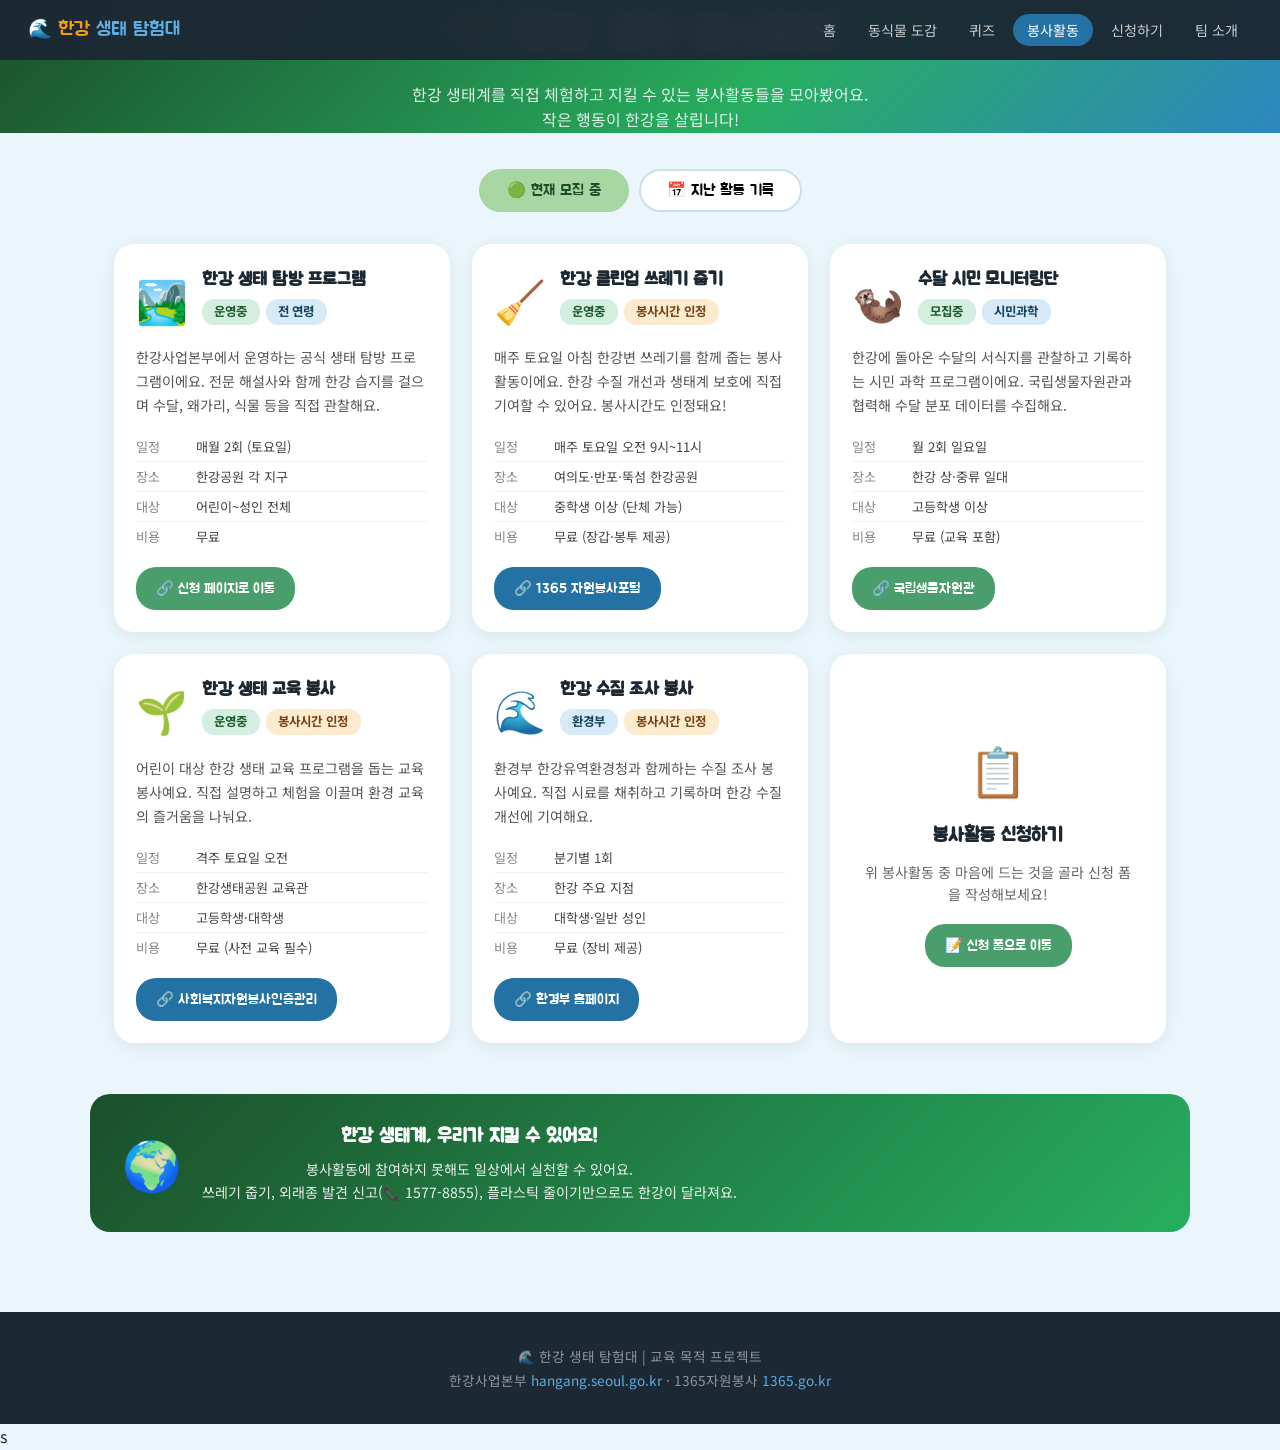
<file: volunteer.html>
<!DOCTYPE html>
<html lang="ko">
<head>
<meta charset="UTF-8">
<meta name="viewport" content="width=device-width, initial-scale=1.0">
<title>봉사활동 - 한강 생태 탐험대</title>
<link rel="stylesheet" href="style.css">
<style>
.page-hero { background:linear-gradient(135deg,#1b4f2a 0%,#27ae60 60%,#2e86c1 100%); padding:calc(var(--nav-h)+52px) 24px 52px; text-align:center; }
.page-hero h1 { font-family:'Jua',sans-serif; font-size:clamp(1.8rem,4vw,2.8rem); color:#fff; margin-bottom:10px; }
.page-hero p  { color:rgba(255,255,255,0.85); font-size:1rem; max-width:560px; margin:0 auto; }

/* tabs */
.vol-tabs { display:flex; justify-content:center; gap:10px; padding:36px 24px 0; flex-wrap:wrap; }
.vol-tab {
  padding:10px 26px; border-radius:24px; border:2px solid #d0dde8;
  background:#fff; font-family:'Jua',sans-serif; font-size:0.95rem;
  cursor:pointer; transition:all 0.18s;
}
.vol-tab:hover { border-color:var(--green); color:var(--green); }
.vol-tab.active { background:var(--grass); border-color:var(--grass); color:#1b4f2a; }

/* current programs */
.prog-grid {
  display:grid; grid-template-columns:repeat(auto-fill,minmax(300px,1fr));
  gap:22px; max-width:1100px; margin:32px auto 0; padding:0 24px;
}
.prog-card {
  background:#fff; border-radius:20px; overflow:hidden;
  box-shadow:0 4px 18px rgba(0,0,0,0.07);
  transition:transform 0.2s, box-shadow 0.2s;
}
.prog-card:hover { transform:translateY(-5px); box-shadow:0 10px 28px rgba(0,0,0,0.12); }
.prog-card-top { padding:22px 22px 0; display:flex; align-items:flex-start; gap:14px; }
.prog-icon { font-size:2.6rem; flex-shrink:0; }
.prog-header h3 { font-family:'Jua',sans-serif; font-size:1.1rem; margin-bottom:5px; }
.prog-header .meta { display:flex; gap:6px; flex-wrap:wrap; }
.prog-body { padding:14px 22px 22px; }
.prog-desc { font-size:0.88rem; color:#555; line-height:1.7; margin-bottom:14px; }
.prog-info { list-style:none; margin-bottom:16px; }
.prog-info li { font-size:0.82rem; color:#444; padding:4px 0; border-bottom:1px solid #f0f4f8; display:flex; gap:6px; }
.prog-info li:last-child { border-bottom:none; }
.prog-info li .label { color:#888; min-width:54px; }
.prog-link {
  display:inline-flex; align-items:center; gap:6px;
  background:var(--river-dark); color:#fff;
  padding:10px 20px; border-radius:20px;
  text-decoration:none; font-family:'Jua',sans-serif; font-size:0.9rem;
  transition:transform 0.15s, box-shadow 0.15s;
}
.prog-link:hover { transform:translateY(-2px); box-shadow:0 6px 16px rgba(46,134,193,0.35); }
.prog-link.green { background:var(--upstream); }

/* past activities */
.past-section { max-width:900px; margin:0 auto; padding:0 24px 80px; }
.past-title { font-family:'Jua',sans-serif; font-size:1.5rem; margin:48px 0 24px; display:flex; align-items:center; gap:10px; }
.past-title::after { content:''; flex:1; height:2px; background:linear-gradient(to right,var(--grass),transparent); }

.timeline { position:relative; padding-left:32px; }
.timeline::before { content:''; position:absolute; left:10px; top:0; bottom:0; width:2px; background:linear-gradient(to bottom,var(--upstream),var(--river-dark)); border-radius:2px; }
.tl-item { position:relative; margin-bottom:28px; }
.tl-dot { position:absolute; left:-27px; top:4px; width:14px; height:14px; border-radius:50%; background:var(--river-dark); border:3px solid #fff; box-shadow:0 0 0 2px var(--river-dark); }
.tl-card { background:#fff; border-radius:16px; padding:18px 20px; box-shadow:0 3px 12px rgba(0,0,0,0.07); }
.tl-date  { font-size:0.78rem; color:#888; margin-bottom:5px; }
.tl-title { font-family:'Jua',sans-serif; font-size:1rem; margin-bottom:6px; }
.tl-desc  { font-size:0.85rem; color:#555; line-height:1.6; }
.tl-stats { display:flex; gap:14px; margin-top:10px; flex-wrap:wrap; }
.tl-stat  { font-size:0.8rem; color:var(--river-dark); font-weight:700; }

/* info banner */
.info-banner {
  background:linear-gradient(135deg,#1b4f2a,#27ae60);
  color:#fff; border-radius:20px; padding:28px 32px;
  max-width:1100px; margin:0 24px;
  display:flex; align-items:center; gap:20px; flex-wrap:wrap;
}
.info-banner h3 { font-family:'Jua',sans-serif; font-size:1.2rem; margin-bottom:6px; }
.info-banner p  { font-size:0.88rem; opacity:0.9; line-height:1.6; }
.info-banner .ib-icon { font-size:3rem; flex-shrink:0; }
</style>
</head>
<body>

<nav class="site-nav">
  <a class="nav-brand" href="index.html">🌊 <span>한강</span> 생태 탐험대</a>
  <button class="nav-toggle" id="navToggle"><span></span><span></span><span></span></button>
  <ul class="nav-links" id="navLinks">
    <li><a href="index.html">홈</a></li>
    <li><a href="animals.html">동식물 도감</a></li>
    <li><a href="game.html">퀴즈</a></li>
    <li><a href="volunteer.html" class="active">봉사활동</a></li>
    <li><a href="form.html">신청하기</a></li>
    <li><a href="team.html">팀 소개</a></li>
  </ul>
</nav>

<div class="page-hero">
  <h1>🌱 한강 생태 봉사활동</h1>
  <p>한강 생태계를 직접 체험하고 지킬 수 있는 봉사활동들을 모아봤어요.<br>작은 행동이 한강을 살립니다!</p>
</div>

<div class="vol-tabs">
  <button class="vol-tab active" data-tab="current">🟢 현재 모집 중</button>
  <button class="vol-tab" data-tab="past">📅 지난 활동 기록</button>
</div>

<!-- 현재 모집 -->
<div id="tabCurrent">
  <div class="prog-grid">

    <div class="prog-card">
      <div class="prog-card-top">
        <div class="prog-icon">🏞️</div>
        <div class="prog-header">
          <h3>한강 생태 탐방 프로그램</h3>
          <div class="meta">
            <span class="badge badge-green">운영중</span>
            <span class="badge badge-blue">전 연령</span>
          </div>
        </div>
      </div>
      <div class="prog-body">
        <p class="prog-desc">한강사업본부에서 운영하는 공식 생태 탐방 프로그램이에요. 전문 해설사와 함께 한강 습지를 걸으며 수달, 왜가리, 식물 등을 직접 관찰해요.</p>
        <ul class="prog-info">
          <li><span class="label">일정</span> 매월 2회 (토요일)</li>
          <li><span class="label">장소</span> 한강공원 각 지구</li>
          <li><span class="label">대상</span> 어린이~성인 전체</li>
          <li><span class="label">비용</span> 무료</li>
        </ul>
        <a class="prog-link green" href="https://hangang.seoul.go.kr" target="_blank">🔗 신청 페이지로 이동</a>
      </div>
    </div>

    <div class="prog-card">
      <div class="prog-card-top">
        <div class="prog-icon">🧹</div>
        <div class="prog-header">
          <h3>한강 클린업 쓰레기 줍기</h3>
          <div class="meta">
            <span class="badge badge-green">운영중</span>
            <span class="badge badge-orange">봉사시간 인정</span>
          </div>
        </div>
      </div>
      <div class="prog-body">
        <p class="prog-desc">매주 토요일 아침 한강변 쓰레기를 함께 줍는 봉사활동이에요. 한강 수질 개선과 생태계 보호에 직접 기여할 수 있어요. 봉사시간도 인정돼요!</p>
        <ul class="prog-info">
          <li><span class="label">일정</span> 매주 토요일 오전 9시~11시</li>
          <li><span class="label">장소</span> 여의도·반포·뚝섬 한강공원</li>
          <li><span class="label">대상</span> 중학생 이상 (단체 가능)</li>
          <li><span class="label">비용</span> 무료 (장갑·봉투 제공)</li>
        </ul>
        <a class="prog-link" href="https://www.1365.go.kr" target="_blank">🔗 1365 자원봉사포털</a>
      </div>
    </div>

    <div class="prog-card">
      <div class="prog-card-top">
        <div class="prog-icon">🦦</div>
        <div class="prog-header">
          <h3>수달 시민 모니터링단</h3>
          <div class="meta">
            <span class="badge badge-green">모집중</span>
            <span class="badge badge-blue">시민과학</span>
          </div>
        </div>
      </div>
      <div class="prog-body">
        <p class="prog-desc">한강에 돌아온 수달의 서식지를 관찰하고 기록하는 시민 과학 프로그램이에요. 국립생물자원관과 협력해 수달 분포 데이터를 수집해요.</p>
        <ul class="prog-info">
          <li><span class="label">일정</span> 월 2회 일요일</li>
          <li><span class="label">장소</span> 한강 상·중류 일대</li>
          <li><span class="label">대상</span> 고등학생 이상</li>
          <li><span class="label">비용</span> 무료 (교육 포함)</li>
        </ul>
        <a class="prog-link green" href="https://www.nibr.go.kr" target="_blank">🔗 국립생물자원관</a>
      </div>
    </div>

    <div class="prog-card">
      <div class="prog-card-top">
        <div class="prog-icon">🌱</div>
        <div class="prog-header">
          <h3>한강 생태 교육 봉사</h3>
          <div class="meta">
            <span class="badge badge-green">운영중</span>
            <span class="badge badge-orange">봉사시간 인정</span>
          </div>
        </div>
      </div>
      <div class="prog-body">
        <p class="prog-desc">어린이 대상 한강 생태 교육 프로그램을 돕는 교육 봉사예요. 직접 설명하고 체험을 이끌며 환경 교육의 즐거움을 나눠요.</p>
        <ul class="prog-info">
          <li><span class="label">일정</span> 격주 토요일 오전</li>
          <li><span class="label">장소</span> 한강생태공원 교육관</li>
          <li><span class="label">대상</span> 고등학생·대학생</li>
          <li><span class="label">비용</span> 무료 (사전 교육 필수)</li>
        </ul>
        <a class="prog-link" href="https://www.vms.or.kr" target="_blank">🔗 사회복지자원봉사인증관리</a>
      </div>
    </div>

    <div class="prog-card">
      <div class="prog-card-top">
        <div class="prog-icon">🌊</div>
        <div class="prog-header">
          <h3>한강 수질 조사 봉사</h3>
          <div class="meta">
            <span class="badge badge-blue">환경부</span>
            <span class="badge badge-orange">봉사시간 인정</span>
          </div>
        </div>
      </div>
      <div class="prog-body">
        <p class="prog-desc">환경부 한강유역환경청과 함께하는 수질 조사 봉사예요. 직접 시료를 채취하고 기록하며 한강 수질 개선에 기여해요.</p>
        <ul class="prog-info">
          <li><span class="label">일정</span> 분기별 1회</li>
          <li><span class="label">장소</span> 한강 주요 지점</li>
          <li><span class="label">대상</span> 대학생·일반 성인</li>
          <li><span class="label">비용</span> 무료 (장비 제공)</li>
        </ul>
        <a class="prog-link" href="https://www.me.go.kr" target="_blank">🔗 환경부 홈페이지</a>
      </div>
    </div>

    <div class="prog-card" style="display:flex;flex-direction:column;justify-content:center;align-items:center;padding:32px;text-align:center;min-height:240px;">
      <div style="font-size:3rem;margin-bottom:14px;">📋</div>
      <h3 style="font-family:'Jua',sans-serif;margin-bottom:10px;">봉사활동 신청하기</h3>
      <p style="font-size:0.88rem;color:#666;line-height:1.6;margin-bottom:18px;">위 봉사활동 중 마음에 드는 것을 골라 신청 폼을 작성해보세요!</p>
      <a href="form.html" class="prog-link green">📝 신청 폼으로 이동</a>
    </div>

  </div>
</div>
<br>

<!-- 지난 활동 -->
<div id="tabPast" style="display:none;">
  <div class="past-section">
    <div class="past-title">📅 지난 봉사활동 기록</div>
    <div class="timeline">

    
      <div class="tl-item">
        <div class="tl-dot"></div>
        <div class="tl-card">
          <div class="tl-date">2026년 5월 18일</div>
          <div class="tl-title">🌿 세계 생물 다양성의 날 기념 한강 탐사</div>
          <div class="tl-desc">UN이 지정한 세계 생물 다양성의 날(5.22)을 기념해 한강 생물 다양성 조사 행사를 진행했어요. 시민과학자들이 조류·식물·곤충을 기록하고 데이터를 공유했어요.</div>
          <div class="tl-stats">
            <span class="tl-stat">👤 참여자 210명</span>
            <span class="tl-stat">📸 생물 기록 847건</span>
            <span class="tl-stat">📍 한강 전 구간</span>
          </div>
        </div>
      </div>

      <div class="tl-item">
        <div class="tl-dot"></div>
        <div class="tl-card">
          <div class="tl-date">2026년 3월 2일</div>
          <div class="tl-title">🦅 겨울 철새 보호 및 서식지 모니터링</div>
          <div class="tl-desc">한강을 찾는 겨울 철새(흰꼬리수리, 큰기러기 등)의 서식지를 모니터링하고 낚시줄·비닐 등 위험 물질을 수거했어요. 조류 전문가의 동정 강의도 진행됐어요.</div>
          <div class="tl-stats">
            <span class="tl-stat">👤 참여자 45명</span>
            <span class="tl-stat">🦅 관찰 조류 31종</span>
            <span class="tl-stat">📍 한강 상류 일대</span>
          </div>
        </div>
      </div>

      <div class="tl-item">
        <div class="tl-dot"></div>
        <div class="tl-card">
          <div class="tl-date">2026년 1월 11일</div>
          <div class="tl-title">🌊 한강 수질 시민 조사단 활동</div>
          <div class="tl-desc">환경부와 협력해 한강 주요 지점 15곳의 수질을 시민이 직접 측정하는 활동이에요. pH, 용존산소량, 탁도 등을 측정하고 결과를 데이터베이스에 기록했어요.</div>
          <div class="tl-stats">
            <span class="tl-stat">👤 참여자 62명</span>
            <span class="tl-stat">🔬 측정 지점 15곳</span>
            <span class="tl-stat">📍 한강 전 구간</span>
          </div>
        </div>
      </div>

       <div class="tl-item">
        <div class="tl-dot"></div>
        <div class="tl-card">
          <div class="tl-date">2025년 10월 19일</div>
          <div class="tl-title">🌾 한강 억새 생태 탐방 &amp; 정화 활동</div>
          <div class="tl-desc">가을 억새 시즌에 맞춰 한강 하류 생태공원에서 진행된 탐방 및 환경 정화 활동이에요. 전문 해설사와 함께 물억새·갈대 군락을 탐방하고 주변 쓰레기를 수거했어요.</div>
          <div class="tl-stats">
            <span class="tl-stat">👤 참여자 87명</span>
            <span class="tl-stat">🗑️ 수거량 42kg</span>
            <span class="tl-stat">📍 강서 습지생태공원</span>
          </div>
        </div>
      </div>

      <div class="tl-item">
        <div class="tl-dot"></div>
        <div class="tl-card">
          <div class="tl-date">2025년 9월 7일</div>
          <div class="tl-title">🦦 수달 서식지 복원 활동</div>
          <div class="tl-desc">한강 수달 서식지 인근 외래식물(돼지풀, 단풍잎돼지풀) 제거 작업을 진행했어요. 수달이 이동할 수 있는 둔치 환경을 개선하는 중요한 작업이었어요.</div>
          <div class="tl-stats">
            <span class="tl-stat">👤 참여자 54명</span>
            <span class="tl-stat">🌿 외래식물 제거 200㎡</span>
            <span class="tl-stat">📍 암사 생태공원</span>
          </div>
        </div>
      </div>

      <div class="tl-item">
        <div class="tl-dot"></div>
        <div class="tl-card">
          <div class="tl-date">2025년 8월 27일</div>
          <div class="tl-title">🐡 외래어종(배스·블루길) 낚시 제거 행사</div>
          <div class="tl-desc">생태계 교란 외래어종인 배스와 블루길을 낚시로 제거하는 행사예요. 어린이·청소년도 참여할 수 있으며 잡은 외래어종은 전량 폐기 처리했어요.</div>
          <div class="tl-stats">
            <span class="tl-stat">👤 참여자 130명</span>
            <span class="tl-stat">🐟 외래어종 제거 68kg</span>
            <span class="tl-stat">📍 뚝섬·잠실 한강공원</span>
          </div>
        </div>
      </div>


    </div>
  </div>
</div>

<br>

<center>
<!-- 하단 배너 -->
<div class="info-banner" style="max-width:1100px;margin:0 auto 80px;margin-left:24px;margin-right:24px;">
  <div class="ib-icon">🌍</div>
  <div>
    <h3>한강 생태계, 우리가 지킬 수 있어요!</h3>
    <p>봉사활동에 참여하지 못해도 일상에서 실천할 수 있어요.<br>쓰레기 줍기, 외래종 발견 신고(📞 1577-8855), 플라스틱 줄이기만으로도 한강이 달라져요.</p>
  </div>
</div>

<footer class="site-footer">
  <p>🌊 한강 생태 탐험대 | 교육 목적 프로젝트</p>
  <p>한강사업본부 <a href="https://hangang.seoul.go.kr" target="_blank">hangang.seoul.go.kr</a> · 1365자원봉사 <a href="https://www.1365.go.kr" target="_blank">1365.go.kr</a></p>
</footer>
</center>
s
<script>
document.querySelectorAll('.vol-tab').forEach(tab => {
  tab.addEventListener('click', () => {
    document.querySelectorAll('.vol-tab').forEach(t=>t.classList.remove('active'));
    tab.classList.add('active');
    document.getElementById('tabCurrent').style.display = tab.dataset.tab==='current' ? 'block' : 'none';
    document.getElementById('tabPast').style.display    = tab.dataset.tab==='past'    ? 'block' : 'none';
  });
});
document.getElementById('navToggle').addEventListener('click', () => {
  document.getElementById('navLinks').classList.toggle('open');
});
</script>
</body>
</html>
</file>
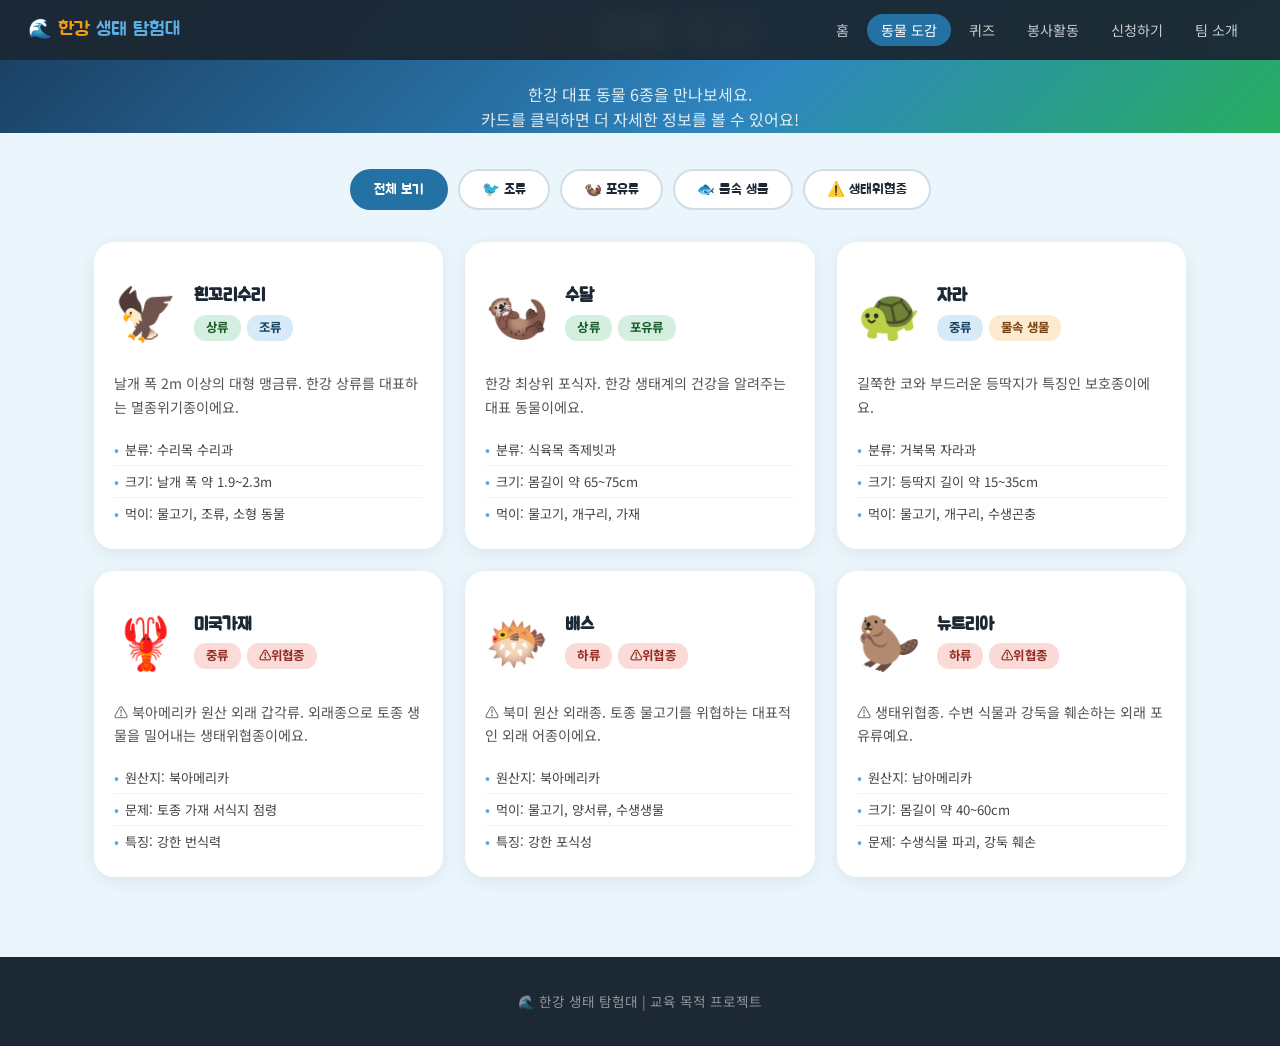
<file: 한강생태/animals.html>
<!DOCTYPE html>
<html lang="ko">
<head>
<meta charset="UTF-8">
<meta name="viewport" content="width=device-width, initial-scale=1.0">
<title>동물 도감 - 한강 생태 탐험대</title> 
  <!-- 식물 삭제 - 동식물을 동물로 타이틀 변경하였습니다 -->
<link rel="stylesheet" href="./css/style.css">
<style>
.page-hero { background: linear-gradient(135deg,#1a3c5e 0%,#2e86c1 60%,#27ae60 100%); padding: calc(var(--nav-h)+52px) 24px 52px; text-align:center; }
.page-hero h1 { font-family:'Jua',sans-serif; font-size:clamp(1.8rem,4vw,2.8rem); color:#fff; margin-bottom:10px; }
.page-hero p  { color:rgba(255,255,255,0.85); font-size:1rem; max-width:520px; margin:0 auto; }

/* filter tabs */
.filter-bar { display:flex; gap:10px; flex-wrap:wrap; justify-content:center; padding:36px 24px 0; }
.filter-btn {
  padding:9px 22px; border-radius:24px; border:2px solid #d0dde8;
  background:#fff; font-family:'Jua',sans-serif; font-size:0.9rem;
  cursor:pointer; transition:all 0.18s; color:var(--dark);
}
.filter-btn:hover { border-color:var(--river); color:var(--river); }
.filter-btn.active { background:var(--river-dark); border-color:var(--river-dark); color:#fff; }

/* grid */
.animal-grid {
  display:grid;
  grid-template-columns: repeat(auto-fill, minmax(260px,1fr));
  gap:22px;
  max-width:1140px; margin:32px auto 80px; padding:0 24px;
}
.animal-card {
  background:#fff; border-radius:20px;
  box-shadow:0 4px 18px rgba(0,0,0,0.07);
  overflow:hidden;
  transition:transform 0.2s, box-shadow 0.2s;
  cursor:pointer;
}
.animal-card:hover { transform:translateY(-6px); box-shadow:0 12px 32px rgba(0,0,0,0.13); }
.animal-card.hidden { display:none; }

.ac-top {
  padding:28px 20px 20px;
  display:flex; align-items:center; gap:16px;
}
.ac-emoji { font-size:3.2rem; flex-shrink:0; }
.ac-header h3 { font-family:'Jua',sans-serif; font-size:1.15rem; margin-bottom:4px; }
.ac-header .badges { display:flex; gap:6px; flex-wrap:wrap; }

.ac-body { padding:0 20px 20px; }
.ac-desc { font-size:0.88rem; color:#555; line-height:1.7; margin-bottom:14px; }
.ac-facts { list-style:none; }
.ac-facts li {
  font-size:0.82rem; color:#444;
  padding:5px 0; border-bottom:1px solid #f0f4f8;
  display:flex; gap:6px;
}
.ac-facts li:last-child { border-bottom:none; }
.ac-facts li::before { content:'•'; color:var(--river); font-weight:700; }

/* detail modal */
.detail-modal {
  display:none; position:fixed; inset:0; z-index:800;
  background:rgba(0,0,0,0.55);
  align-items:center; justify-content:center; padding:20px;
}
.detail-modal.show { display:flex; }
.detail-card {
  background:#fff; border-radius:24px;
  padding:40px 36px; max-width:500px; width:100%;
  max-height:88vh; overflow-y:auto;
  animation:popIn 0.25s ease;
  position:relative;
}
@keyframes popIn { from{transform:scale(0.8);opacity:0} to{transform:scale(1);opacity:1} }
.detail-close {
  position:absolute; top:16px; right:18px;
  background:none; border:none; font-size:1.5rem; cursor:pointer; color:#aaa;
}
.d-emoji { font-size:5rem; text-align:center; margin-bottom:10px; }
.d-name  { font-family:'Jua',sans-serif; font-size:1.8rem; text-align:center; margin-bottom:8px; }
.d-badges { text-align:center; margin-bottom:16px; display:flex; gap:6px; justify-content:center; flex-wrap:wrap; }
.d-desc  { font-size:0.97rem; color:#444; line-height:1.8; margin-bottom:20px; }
.d-facts { background:#f6fafd; border-radius:14px; padding:16px 20px; margin-bottom:22px; }
.d-facts h4 { font-family:'Jua',sans-serif; font-size:0.95rem; color:var(--river-dark); margin-bottom:10px; }
.d-facts ul { list-style:none; }
.d-facts ul li { font-size:0.88rem; color:#444; padding:4px 0; border-bottom:1px solid #e8f0f7; display:flex; gap:8px; }
.d-facts ul li:last-child { border-bottom:none; }
.d-facts ul li::before { content:'▸'; color:var(--river); }
.d-quiz-hint { background:#fff8e8; border:1px solid #f5c842; border-radius:12px; padding:12px 16px; font-size:0.85rem; color:#7d5a00; text-align:center; }
</style>
</head>
<body>

<nav class="site-nav">
  <a class="nav-brand" href="index.html">🌊 <span>한강</span> 생태 탐험대</a>
  <button class="nav-toggle" id="navToggle"><span></span><span></span><span></span></button>
  <ul class="nav-links" id="navLinks">
    <li><a href="index.html">홈</a></li>
    <li><a href="animals.html" class="active">동물 도감</a></li>
    <li><a href="game.html">퀴즈</a></li>
    <li><a href="volunteer.html">봉사활동</a></li>
    <li><a href="form.html">신청하기</a></li>
    <li><a href="team.html">팀 소개</a></li>
  </ul>
</nav>

<div class="page-hero">
  <h1>🦦 동물 도감</h1> 
  <!-- 마찬가지로 동식물을 동물로 -->
  <p>한강 대표 동물 6종을 만나보세요.<br>카드를 클릭하면 더 자세한 정보를 볼 수 있어요!</p>
</div>

<div class="filter-bar">
  <button class="filter-btn active" data-cat="all">전체 보기</button>
  <button class="filter-btn" data-cat="bird">🐦 조류</button>
  <button class="filter-btn" data-cat="mammal">🦦 포유류</button>
  <button class="filter-btn" data-cat="fish">🐟 물속 생물</button>
  <button class="filter-btn" data-cat="invasive">⚠️ 생태위협종</button>
</div>

<div class="animal-grid" id="animalGrid"></div>

<!-- Detail Modal -->
<div class="detail-modal" id="detailModal">
  <div class="detail-card">
    <button class="detail-close" onclick="closeDetail()">✕</button>
    <div class="d-emoji"  id="dEmoji"></div>
    <div class="d-name"   id="dName"></div>
    <div class="d-badges" id="dBadges"></div>
    <div class="d-desc"   id="dDesc"></div>
    <div class="d-facts">
      <h4>📋 주요 정보</h4>
      <ul id="dFacts"></ul>
    </div>
    <div class="d-quiz-hint">💡 이 내용은 퀴즈에 나올 수 있어요! <a href="game.html" style="color:var(--accent);font-weight:700;">퀴즈 풀러 가기 →</a></div>
  </div>
</div>

<footer class="site-footer">
  <p>🌊 한강 생태 탐험대 | 교육 목적 프로젝트</p>
</footer>

<script>
const animals_old = [
  /* ── 조류 ── */
  { key:'heron', emoji:'🦢', name:'왜가리', cat:'bird', zone:'중류', zoneBadge:'badge-blue',
    short:'한강 최고의 사냥꾼. 물가에 꼼짝않고 서 있다가 순간 낚아채요.',
    desc:'왜가리는 한강에서 가장 쉽게 볼 수 있는 대형 조류예요. 키가 약 90cm이고 날개 폭은 1.8m에 달해요. 물가에서 긴 목을 S자로 구부리고 먹이를 기다리다 순식간에 낚아채는 전략적인 사냥꾼이에요.',
    facts:['분류: 황새목 왜가릿과','크기: 몸길이 약 90cm, 날개 폭 1.6~1.8m','먹이: 물고기, 개구리, 뱀, 작은 포유류','특징: 비행 시 목을 S자로 접음','서식지: 강, 호수, 논, 습지'] },
  { key:'duck', emoji:'🦆', name:'청둥오리', cat:'bird', zone:'중류', zoneBadge:'badge-blue',
    short:'수컷의 초록빛 머리가 특징. 한강을 대표하는 텃새예요.',
    desc:'청둥오리는 한강에서 연중 볼 수 있는 텃새예요. 수컷은 금속성 광택의 초록 머리, 암컷은 갈색 얼룩무늬가 특징이에요. 꼬리를 하늘로 세우고 머리를 물에 담근 채 수생식물을 먹는 "dabbling" 방식으로 먹이를 구해요.',
    facts:['분류: 기러기목 오리과','크기: 몸길이 약 57cm','먹이: 수생식물, 씨앗, 곤충, 작은 물고기','특징: 수컷 머리에 금속성 초록빛','번식: 강가 풀밭에 8~12개 알 산란'] },
  { key:'eagle', emoji:'🦅', name:'흰꼬리수리', cat:'bird', zone:'상류', zoneBadge:'badge-green',
    short:'날개 폭 2m 이상의 한강 최대 맹금류. 겨울 철새예요.',
    desc:'흰꼬리수리는 한강에서 볼 수 있는 가장 큰 새 중 하나예요. 시베리아에서 겨울을 나러 한국을 방문하는 철새로 11월~3월에 주로 관찰돼요. 강에서 물고기를 낚아채거나 죽은 새를 먹기도 해요. 환경부 지정 멸종위기 1급이에요.',
    facts:['분류: 수리목 수리과','크기: 날개 폭 1.9~2.3m, 무게 4~7kg','먹이: 물고기, 오리류, 죽은 동물','보호: 멸종위기 야생동물 1급','시기: 겨울 철새 (11월~3월)'] },
  { key:'cormorant', emoji:'🐦', name:'민물가마우지', cat:'bird', zone:'하류', zoneBadge:'badge-blue',
    short:'잠수의 달인. 잠수 후 날개를 펼쳐 말리는 독특한 모습이 인상적이에요.',
    desc:'민물가마우지는 한강 하류에 집단 서식하는 물새예요. 기름샘이 발달하지 않아 깃털이 물에 젖기 쉽지만, 덕분에 부력이 줄어 물속 10m 이상까지 잠수할 수 있어요. 일본과 중국에서는 목에 끈을 묶어 낚시에 활용하는 전통이 있어요.',
    facts:['분류: 사다새목 가마우지과','크기: 몸길이 약 80~100cm','먹이: 물고기(하루 400~500g 섭취)','특징: 잠수 후 날개 펼쳐 건조','눈 색깔: 신비로운 파란빛~초록빛'] },
  { key:'gull', emoji:'🕊️', name:'갈매기', cat:'bird', zone:'하류', zoneBadge:'badge-blue',
    short:'바다와 강의 경계에 사는 새. 한강 하류에서 자주 볼 수 있어요.',
    desc:'갈매기는 한강과 바다가 만나는 하류 지점에서 볼 수 있어요. 뛰어난 비행 능력과 넓은 식성으로 물고기, 게, 음식물 쓰레기까지 다양하게 먹어요. 무리를 지어 생활하며 텃새와 철새 모두 관찰돼요.',
    facts:['분류: 도요목 갈매기과','크기: 몸길이 40~65cm (종마다 다름)','먹이: 물고기, 갑각류, 각종 유기물','서식지: 해안가, 강 하구','특징: 물 위에 뜨면서 먹이 낚아채기'] },

  /* ── 포유류 ── */
  { key:'otter', emoji:'🦦', name:'수달', cat:'mammal', zone:'상류', zoneBadge:'badge-green',
    short:'한강 생태계의 건강 지표. 멸종위기 1급 동물이에요.',
    desc:'수달은 한강 생태계의 최상위 포식자로 맑고 깨끗한 물에서만 살 수 있어요. 몸에 방수 기능을 가진 촘촘한 털이 있고, 물갈퀴 발로 빠르게 수영해 물고기를 잡아요. 한강에서 수달이 발견된다는 것은 수질이 좋아졌다는 신호예요.',
    facts:['분류: 식육목 족제빗과','크기: 몸길이 65~75cm, 꼬리 40~50cm','먹이: 물고기(주), 개구리, 가재','보호: 멸종위기 야생동물 1급','특징: 물속에서 눈을 뜰 수 있음'] },

  /* ── 어류 ── */
  { key:'trout', emoji:'🐟', name:'산천어', cat:'fish', zone:'상류', zoneBadge:'badge-green',
    short:'연어의 친척. 차갑고 맑은 상류에만 살아요.',
    desc:'산천어는 연어과에 속하는 물고기로 수온 20°C 이하의 맑고 차가운 물에서만 살 수 있어요. 측면의 아름다운 분홍빛 줄무늬가 특징이에요. 강원도 화천의 산천어 축제로 유명하며, 바다로 내려가지 않고 민물에서만 사는 육봉형이에요.',
    facts:['분류: 연어목 연어과','크기: 20~40cm','먹이: 수서곤충, 작은 물고기','서식 수온: 15°C 이하 선호','특징: 몸 옆면의 분홍·붉은 줄무늬'] },
  { key:'carp', emoji:'🐠', name:'잉어', cat:'fish', zone:'중류', zoneBadge:'badge-blue',
    short:'100년 이상 사는 한강의 터줏대감. 행운과 장수의 상징이에요.',
    desc:'잉어는 한강에서 가장 친숙한 토종 물고기예요. 환경 적응력이 뛰어나 오염된 물에서도 살 수 있어요. 최대 100년 이상 살며 1m가 넘게 자라기도 해요. 입 주위에 2쌍(4개)의 수염으로 먹이를 감지하고, 바닥을 헤집어 먹이를 찾아요.',
    facts:['분류: 잉어목 잉어과','크기: 보통 30~80cm, 최대 1m 이상','먹이: 수생식물, 무척추동물, 유기물','수명: 최대 100년 이상','특징: 입 주위 4개의 수염'] },
  { key:'turtle', emoji:'🐢', name:'자라', cat:'fish', zone:'중류', zoneBadge:'badge-blue',
    short:'거북이처럼 생겼지만 코가 길쭉한 게 특징. 멸종위기종이에요.',
    desc:'자라는 거북이와 비슷하지만 등딱지가 부드럽고 코끝이 뾰족하게 튀어나온 것이 특징이에요. 모래밭에서 일광욕하는 모습을 볼 수 있어요. 수질 오염과 남획으로 개체수가 줄어 현재 보호가 필요한 종이에요.',
    facts:['분류: 거북목 자라과','크기: 등딱지 길이 15~35cm','먹이: 물고기, 개구리, 수생곤충','특징: 부드러운 가죽 등딱지','서식지: 강, 호수의 모래밭'] },

  /* ── 식물 ── */
  { key:'silvergrass', emoji:'🌾', name:'물억새', cat:'plant', zone:'하류', zoneBadge:'badge-blue',
    short:'한강 습지의 대표 식물. 가을 은빛 이삭이 장관이에요.',
    desc:'물억새는 한강 하류 습지와 강변에 군락을 이루는 대표 식물이에요. 가을이면 은빛 이삭이 바람에 물결처럼 출렁이는 아름다운 풍경을 연출해요. 새들의 은신처와 산란장이 되어주는 중요한 생태적 역할을 해요.',
    facts:['분류: 벼목 화본과','크기: 높이 1~2m','개화: 9~10월 (은빛 이삭)','역할: 새·곤충 서식지, 수질 정화','서식지: 강변, 습지, 하천 변두리'] },
  { key:'lotus', emoji:'🪷', name:'수련', cat:'plant', zone:'중류', zoneBadge:'badge-blue',
    short:'물 위에 둥둥 떠서 피는 꽃. 수질 정화 능력이 뛰어나요.',
    desc:'수련은 잎이 물 위에 뜨고 꽃도 수면 위에서 피는 수생식물이에요. 한강 중류의 호수나 연못에서 볼 수 있어요. 잎의 왁스 성분이 물을 튕겨내는 "연꽃 효과"로 유명해요. 수질 정화 능력도 뛰어나요.',
    facts:['분류: 수련목 수련과','특징: 잎과 꽃이 수면 위에 뜸','개화: 6~9월 (흰색·분홍색)','역할: 수질 정화, 물고기 산란 장소','특성: 표면의 왁스층이 물 튕겨냄'] },
  { key:'reed', emoji:'🌿', name:'갈대', cat:'plant', zone:'하류', zoneBadge:'badge-blue',
    short:'하류 습지의 거대한 군락. 환경 정화의 일등 공신이에요.',
    desc:'갈대는 한강 하류와 강변 습지를 대규모로 덮는 다년생 식물이에요. 뿌리가 하천 바닥을 안정시키고 오염 물질을 걸러주는 역할을 해요. 다양한 새와 곤충의 서식지가 되어 생태계 유지에 필수적이에요.',
    facts:['분류: 벼목 화본과','크기: 높이 1~3m','특징: 거대한 군락 형성','역할: 수질 정화, 야생동물 서식지','생태: 뿌리로 오염 물질 흡수'] },

  /* ── 생태위협종 ── */
  { key:'bass', emoji:'🐡', name:'배스 (블루길)', cat:'invasive', zone:'하류', zoneBadge:'badge-red',
    short:'⚠️ 북미 원산 외래종. 토종 물고기를 위협하는 생태계 교란종이에요.',
    desc:'배스(블루길)는 북아메리카에서 1970~80년대 식용 목적으로 국내에 도입된 외래 어종이에요. 엄청난 식욕으로 토종 물고기, 개구리, 새우를 닥치는 대로 먹어 한강 생태계를 심각하게 교란하고 있어요. 환경부 지정 생태계 교란 야생생물이에요.',
    facts:['원산지: 북아메리카','도입 시기: 1970~1980년대 (식용 목적)','문제: 토종 생물 대규모 포식','법적 지위: 생태계 교란 야생생물','대응: 포획·제거 캠페인 진행 중'] },
  { key:'nutria', emoji:'🦫', name:'뉴트리아', cat:'invasive', zone:'하류', zoneBadge:'badge-red',
    short:'⚠️ 남아메리카 원산 외래 포유류. 수변 식물을 대규모로 파괴해요.',
    desc:'뉴트리아는 남아메리카가 원산지인 반수생 설치류로 모피용으로 도입되었다가 야생에 퍼졌어요. 수생식물을 뿌리째 뽑아먹어 수변 생태계를 크게 파괴하고, 강둑을 굴을 파 약하게 만들기도 해요. 현재 포획·제거 사업이 진행 중이에요.',
    facts:['원산지: 남아메리카','크기: 몸길이 40~60cm, 무게 5~9kg','문제: 수생식물 대규모 파괴, 강둑 굴착','법적 지위: 생태계 교란 야생생물','특징: 오렌지빛 앞니가 특징'] },
  { key:'crayfish', emoji:'🦞', name:'미국가재', cat:'invasive', zone:'중류', zoneBadge:'badge-red',
    short:'⚠️ 미국 원산 외래 갑각류. 토종 수생생물을 밀어내고 있어요.',
    desc:'미국가재는 북아메리카 원산의 외래 갑각류로 실험용·식용·애완용으로 유입됐어요. 번식력이 강하고 수온·오염 적응력이 뛰어나 토종 가재와 수생 무척추동물을 몰아내고 있어요. 수서 곤충의 알도 먹어 생태계 먹이사슬을 교란해요.',
    facts:['원산지: 북아메리카','문제: 토종 가재 서식지 점령, 수생곤충 포식','유입 경로: 실험용·애완용 방류','법적 지위: 생태계 교란 야생생물','대응: 수거·제거 사업 실시'] },
];

// 새로 수정한 내용 : 동물 종류를 바꿈
const animals = [
/* ── 조류 ── */
{ key:'eagle', emoji:'🦅', name:'흰꼬리수리', cat:'bird', zone:'상류', zoneBadge:'badge-green',
short:'날개 폭 2m 이상의 대형 맹금류. 한강 상류를 대표하는 멸종위기종이에요.',
desc:'흰꼬리수리는 한강에서 관찰되는 가장 큰 맹금류 중 하나예요. 겨울철 시베리아에서 날아오는 철새이며 강과 습지 주변에서 물고기와 조류를 사냥해요. 환경부 지정 멸종위기 야생동물 1급으로 보호받고 있어요.',
facts:['분류: 수리목 수리과','크기: 날개 폭 약 1.9~2.3m','먹이: 물고기, 조류, 소형 동물','보호: 멸종위기 야생동물 1급','특징: 한강 상류 대표 맹금류'] },

/* ── 포유류 ── */
{ key:'otter', emoji:'🦦', name:'수달', cat:'mammal', zone:'상류', zoneBadge:'badge-green',
short:'한강 최상위 포식자. 한강 생태계의 건강을 알려주는 대표 동물이에요.',
desc:'수달은 깨끗한 물에서만 살아갈 수 있는 포유류예요. 물갈퀴가 있는 발과 촘촘한 털을 이용해 물속에서 빠르게 헤엄치며 물고기를 잡아요. 야행성 동물이에요. 한강에서 수달이 발견된다는 것은 생태계가 건강하다는 의미예요.',
facts:['분류: 식육목 족제빗과','크기: 몸길이 약 65~75cm','먹이: 물고기, 개구리, 가재','보호: 멸종위기 야생동물 1급','특징: 뛰어난 수영 능력'] },

/* ── 어류 ── */
{ key:'turtle', emoji:'🐢', name:'자라', cat:'fish', zone:'중류', zoneBadge:'badge-blue',
short:'길쭉한 코와 부드러운 등딱지가 특징인 보호종이에요.',
desc:'자라는 거북과 비슷하지만 딱딱한 등껍질 대신 부드러운 가죽 형태의 등딱지를 가지고 있어요. 강이나 호수의 모래밭 주변에서 생활하며 모래밭에 일광욕하는 모습을 볼 수 있어요. 수질 오염과 서식지 감소로 보호가 필요한 종이에요.',
facts:['분류: 거북목 자라과','크기: 등딱지 길이 약 15~35cm','먹이: 물고기, 개구리, 수생곤충','특징: 긴 코와 부드러운 등딱지','서식지: 강과 호수 주변'] },

/* ── 생태위협종 ── */
{ key:'crayfish', emoji:'🦞', name:'미국가재', cat:'invasive', zone:'중류', zoneBadge:'badge-red',
short:'⚠️ 북아메리카 원산 외래 갑각류. 외래종으로 토종 생물을 밀어내는 생태위협종이에요.',
desc:'미국가재는 북아메리카 원산의 외래 갑각류예요. 번식력이 강하고 환경 적응력이 뛰어나 토종 가재와 수생 무척추동물의 서식지를 차지하며 생태계를 교란하고 있어요.',
facts:['원산지: 북아메리카','문제: 토종 가재 서식지 점령','특징: 강한 번식력','법적 지위: 생태계 교란 야생생물','대응: 제거 사업 진행 중'] },

{ key:'bass', emoji:'🐡', name:'배스', cat:'invasive', zone:'하류', zoneBadge:'badge-red',
short:'⚠️ 북미 원산 외래종. 토종 물고기를 위협하는 대표적인 외래 어종이에요.',
desc:'배스는 북미 원산의 육식성 물고기로 강한 포식성을 가지고 있어요. 한강의 토종 물고기와 양서류를 잡아먹어 생태계 균형을 무너뜨리는 대표적인 생태계 교란종이에요.',
facts:['원산지: 북아메리카','먹이: 물고기, 양서류, 수생생물','특징: 강한 포식성','문제: 토종 어류 감소','법적 지위: 생태계 교란 야생생물'] },

{ key:'nutria', emoji:'🦫', name:'뉴트리아', cat:'invasive', zone:'하류', zoneBadge:'badge-red',
short:'⚠️ 생태위협종. 수변 식물과 강둑을 훼손하는 외래 포유류예요.',
desc:'뉴트리아는 남아메리카 원산의 설치류예요. 수변 식물을 대량으로 먹고 강둑에 굴을 파 하천 환경을 훼손해 생태계에 큰 피해를 주고 있어요.',
facts:['원산지: 남아메리카','크기: 몸길이 약 40~60cm','문제: 수생식물 파괴, 강둑 훼손','특징: 오렌지색 앞니','법적 지위: 생태계 교란 야생생물'] },
];

// ── 카드 렌더링 ──
function renderCards(cat) {
  const grid = document.getElementById('animalGrid');
  grid.innerHTML = '';
  animals.forEach(a => {
    if (cat !== 'all' && a.cat !== cat) return;
    const card = document.createElement('div');
    card.className = 'animal-card';
    card.innerHTML = `
      <div class="ac-top">
        <div class="ac-emoji">${a.emoji}</div>
        <div class="ac-header">
          <h3>${a.name}</h3>
          <div class="badges">
            <span class="badge ${a.zoneBadge}">${a.zone}</span>
            <span class="badge ${a.cat==='invasive'?'badge-red':a.cat==='bird'?'badge-blue':a.cat==='mammal'?'badge-green':'badge-orange'}">${catLabel(a.cat)}</span>
          </div>
        </div>
      </div>
      <div class="ac-body">
        <div class="ac-desc">${a.short}</div>
        <ul class="ac-facts">
          ${a.facts.slice(0,3).map(f=>`<li>${f}</li>`).join('')}
        </ul>
      </div>`;
    card.addEventListener('click', () => openDetail(a));
    grid.appendChild(card);
  });
}

function catLabel(cat) {
  return {bird:'조류',mammal:'포유류',fish:'물속 생물',invasive:'⚠️위협종'}[cat]||cat;
}

// ── 필터 ──
document.querySelectorAll('.filter-btn').forEach(btn => {
  btn.addEventListener('click', () => {
    document.querySelectorAll('.filter-btn').forEach(b=>b.classList.remove('active'));
    btn.classList.add('active');
    renderCards(btn.dataset.cat);
  });
});

// ── 상세 모달 ──
function openDetail(a) {
  document.getElementById('dEmoji').textContent   = a.emoji;
  document.getElementById('dName').textContent    = a.name;
  document.getElementById('dBadges').innerHTML    = `
    <span class="badge ${a.zoneBadge}">${a.zone}</span>
    <span class="badge ${a.cat==='invasive'?'badge-red':'badge-orange'}">${catLabel(a.cat)}</span>`;
  document.getElementById('dDesc').textContent    = a.desc;
  document.getElementById('dFacts').innerHTML     = a.facts.map(f=>`<li>${f}</li>`).join('');
  document.getElementById('detailModal').classList.add('show');
}
function closeDetail() {
  document.getElementById('detailModal').classList.remove('show');
}
document.getElementById('detailModal').addEventListener('click', e => {
  if (e.target===document.getElementById('detailModal')) closeDetail();
});

// ── 햄버거 ──
document.getElementById('navToggle').addEventListener('click', () => {
  document.getElementById('navLinks').classList.toggle('open');
});

renderCards('all');
</script>
</body>
</html>
</file>
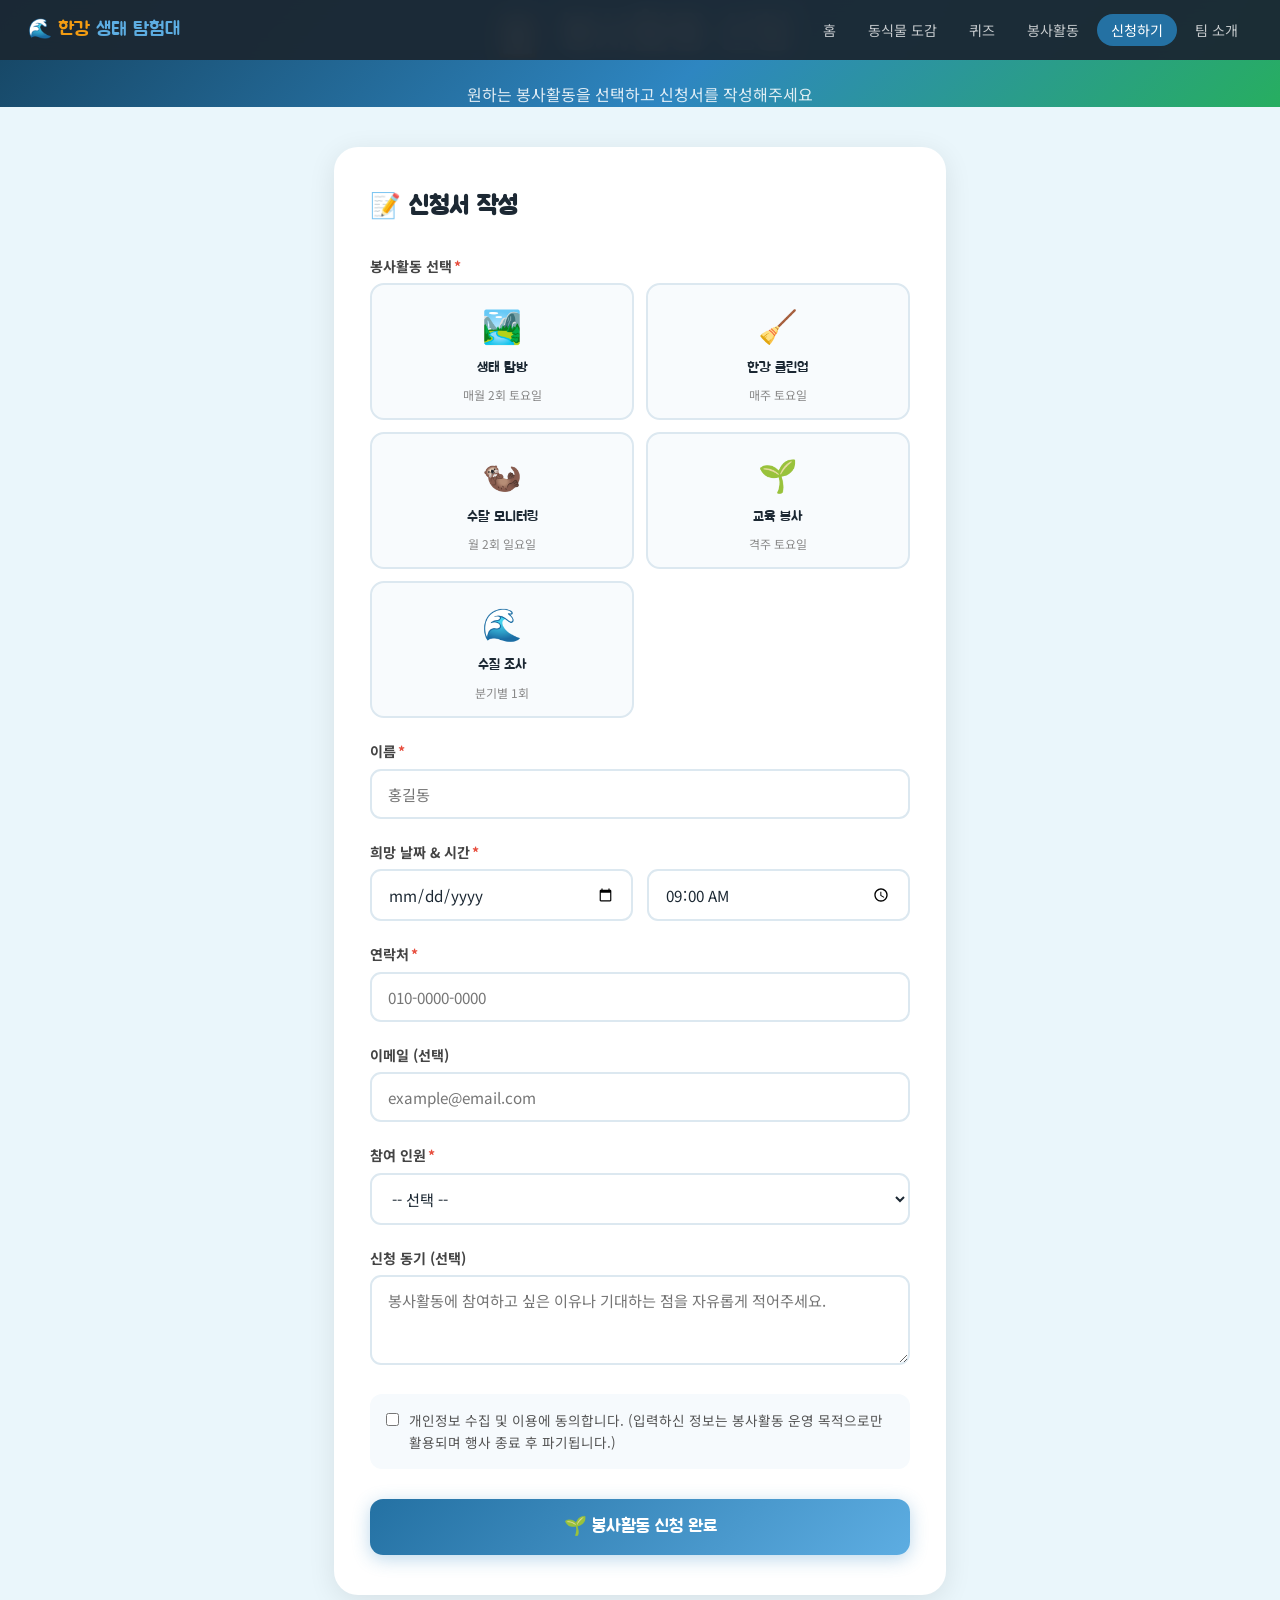
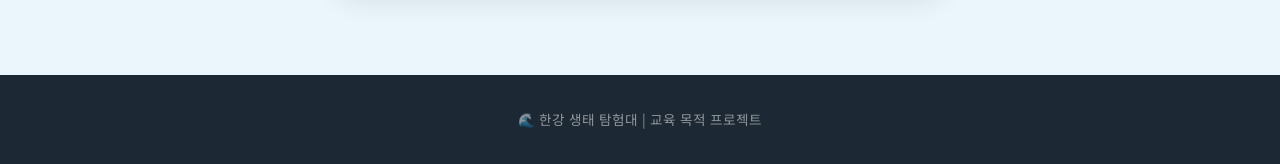
<file: 한강생태/form.html>
<!DOCTYPE html>
<html lang="ko">
<head>
<meta charset="UTF-8">
<meta name="viewport" content="width=device-width, initial-scale=1.0">
<title>봉사활동 신청 - 한강 생태 탐험대</title>
<link rel="stylesheet" href="./css/style.css">
<style>
.page-hero { background:linear-gradient(135deg,#154360 0%,#2e86c1 55%,#27ae60 100%); padding:calc(var(--nav-h)+52px) 24px 52px; text-align:center; }
.page-hero h1 { font-family:'Jua',sans-serif; font-size:clamp(1.8rem,4vw,2.8rem); color:#fff; margin-bottom:10px; }
.page-hero p  { color:rgba(255,255,255,0.85); font-size:1rem; }

.form-wrap { max-width:660px; margin:40px auto 80px; padding:0 24px; }

.form-card { background:#fff; border-radius:24px; padding:40px 36px; box-shadow:0 6px 28px rgba(0,0,0,0.09); }
.form-card h2 { font-family:'Jua',sans-serif; font-size:1.55rem; margin-bottom:28px; color:var(--dark); }

.form-group { margin-bottom:22px; }
label.f-label { display:block; font-size:0.88rem; font-weight:700; color:#444; margin-bottom:6px; }
label.f-label .req { color:var(--danger); margin-left:2px; }

input[type=text], input[type=email], input[type=tel], input[type=date], input[type=time], select, textarea {
  width:100%; padding:12px 16px;
  border:2px solid #dce8f0; border-radius:11px;
  font-size:0.95rem; font-family:'Noto Sans KR',sans-serif;
  transition:border-color 0.2s, box-shadow 0.2s;
  outline:none; color:var(--dark);
  background:#fff;
}
input:focus, select:focus, textarea:focus {
  border-color:var(--river-dark);
  box-shadow:0 0 0 3px rgba(46,134,193,0.12);
}
input.err, select.err, textarea.err { border-color:var(--danger); }
.err-msg { display:none; font-size:0.8rem; color:var(--danger); margin-top:4px; }
.err-msg.show { display:block; }

textarea { resize:vertical; min-height:90px; }

/* 프로그램 선택 카드 */
.prog-select-grid { display:grid; grid-template-columns:repeat(auto-fill,minmax(180px,1fr)); gap:12px; }
.prog-option {
  border:2px solid #dce8f0; border-radius:14px; padding:14px 16px;
  cursor:pointer; transition:all 0.18s; background:#f8fbfd;
  display:flex; flex-direction:column; align-items:center; text-align:center; gap:6px;
}
.prog-option:hover { border-color:var(--river); }
.prog-option.selected { border-color:var(--river-dark); background:#e8f4fb; }
.prog-option .po-icon { font-size:2rem; }
.prog-option .po-name { font-family:'Jua',sans-serif; font-size:0.88rem; color:var(--dark); }
.prog-option .po-date { font-size:0.75rem; color:#888; }

/* 날짜·시간 행 */
.row-2 { display:grid; grid-template-columns:1fr 1fr; gap:14px; }
@media(max-width:480px) { .row-2 { grid-template-columns:1fr; } }

/* 동의 체크 */
.agree-wrap { display:flex; align-items:flex-start; gap:10px; padding:16px; background:#f6fafd; border-radius:12px; }
.agree-wrap input[type=checkbox] { margin-top:3px; width:auto; accent-color:var(--river-dark); }
.agree-wrap label { font-size:0.85rem; color:#555; line-height:1.6; cursor:pointer; }

.submit-btn {
  width:100%; padding:16px;
  background:linear-gradient(135deg,var(--river-dark),var(--river));
  color:#fff; border:none; border-radius:13px;
  font-family:'Jua',sans-serif; font-size:1.15rem;
  cursor:pointer; transition:transform 0.15s, box-shadow 0.2s;
  box-shadow:0 4px 18px rgba(46,134,193,0.32); margin-top:8px;
}
.submit-btn:hover { transform:translateY(-2px); box-shadow:0 8px 28px rgba(46,134,193,0.42); }

/* 완료 화면 */
#doneScreen { display:none; max-width:520px; margin:40px auto 80px; padding:0 24px; }
.done-card { background:#fff; border-radius:24px; padding:52px 36px; box-shadow:0 8px 32px rgba(0,0,0,0.1); text-align:center; }
.done-icon { font-size:5rem; margin-bottom:14px; animation:popIn 0.4s ease both; }
@keyframes popIn { from{transform:scale(0.5);opacity:0} to{transform:scale(1);opacity:1} }
.done-title { font-family:'Jua',sans-serif; font-size:1.9rem; color:var(--upstream); margin-bottom:10px; }
.done-msg   { font-size:1rem; color:#555; line-height:1.8; margin-bottom:24px; }
.done-summary {
  background:linear-gradient(135deg,#eaf6fb,#e8f8ed);
  border-radius:16px; padding:20px 24px; text-align:left; margin-bottom:28px;
}
.done-summary h4 { font-family:'Jua',sans-serif; font-size:1rem; color:var(--river-dark); margin-bottom:14px; }
.done-row { display:flex; gap:12px; margin-bottom:8px; font-size:0.9rem; }
.done-row:last-child { margin-bottom:0; }
.done-label { color:#888; min-width:80px; flex-shrink:0; }
.done-value { color:var(--dark); font-weight:700; }
.done-btns  { display:flex; gap:12px; justify-content:center; flex-wrap:wrap; }
</style>
</head>
<body>

<nav class="site-nav">
  <a class="nav-brand" href="index.html">🌊 <span>한강</span> 생태 탐험대</a>
  <button class="nav-toggle" id="navToggle"><span></span><span></span><span></span></button>
  <ul class="nav-links" id="navLinks">
    <li><a href="index.html">홈</a></li>
    <li><a href="animals.html">동식물 도감</a></li>
    <li><a href="game.html">퀴즈</a></li>
    <li><a href="volunteer.html">봉사활동</a></li>
    <li><a href="form.html" class="active">신청하기</a></li>
    <li><a href="team.html">팀 소개</a></li>
  </ul>
</nav>

<div class="page-hero">
  <h1>📋 봉사활동 신청</h1>
  <p>원하는 봉사활동을 선택하고 신청서를 작성해주세요</p>
</div>

<!-- Form -->
<div class="form-wrap" id="formWrap">
  <div class="form-card">
    <h2>📝 신청서 작성</h2>

    <!-- 봉사활동 선택 -->
    <div class="form-group">
      <label class="f-label">봉사활동 선택<span class="req">*</span></label>
      <div class="prog-select-grid">
        <div class="prog-option" data-val="한강 생태 탐방 프로그램" onclick="selectProg(this)">
          <span class="po-icon">🏞️</span>
          <span class="po-name">생태 탐방</span>
          <span class="po-date">매월 2회 토요일</span>
        </div>
        <div class="prog-option" data-val="한강 클린업 쓰레기 줍기" onclick="selectProg(this)">
          <span class="po-icon">🧹</span>
          <span class="po-name">한강 클린업</span>
          <span class="po-date">매주 토요일</span>
        </div>
        <div class="prog-option" data-val="수달 시민 모니터링단" onclick="selectProg(this)">
          <span class="po-icon">🦦</span>
          <span class="po-name">수달 모니터링</span>
          <span class="po-date">월 2회 일요일</span>
        </div>
        <div class="prog-option" data-val="한강 생태 교육 봉사" onclick="selectProg(this)">
          <span class="po-icon">🌱</span>
          <span class="po-name">교육 봉사</span>
          <span class="po-date">격주 토요일</span>
        </div>
        <div class="prog-option" data-val="한강 수질 조사 봉사" onclick="selectProg(this)">
          <span class="po-icon">🌊</span>
          <span class="po-name">수질 조사</span>
          <span class="po-date">분기별 1회</span>
        </div>
      </div>
      <input type="hidden" id="selectedProg">
      <div class="err-msg" id="progErr">봉사활동을 선택해주세요.</div>
    </div>

    <!-- 이름 -->
    <div class="form-group">
      <label class="f-label" for="fname">이름<span class="req">*</span></label>
      <input type="text" id="fname" placeholder="홍길동">
      <div class="err-msg" id="fnameErr">이름을 입력해주세요.</div>
    </div>

    <!-- 날짜·시간 -->
    <div class="form-group">
      <label class="f-label">희망 날짜 &amp; 시간<span class="req">*</span></label>
      <div class="row-2">
        <div>
          <input type="date" id="fdate">
          <div class="err-msg" id="fdateErr">날짜를 선택해주세요.</div>
        </div>
        <div>
          <input type="time" id="ftime" value="09:00">
          <div class="err-msg" id="ftimeErr">시간을 선택해주세요.</div>
        </div>
      </div>
    </div>

    <!-- 전화번호 -->
    <div class="form-group">
      <label class="f-label" for="fphone">연락처<span class="req">*</span></label>
      <input type="tel" id="fphone" placeholder="010-0000-0000">
      <div class="err-msg" id="fphoneErr">올바른 전화번호를 입력해주세요. (예: 010-1234-5678)</div>
    </div>

    <!-- 이메일 -->
    <div class="form-group">
      <label class="f-label" for="femail">이메일 (선택)</label>
      <input type="email" id="femail" placeholder="example@email.com">
      <div class="err-msg" id="femailErr">올바른 이메일 형식으로 입력해주세요.</div>
    </div>

    <!-- 참여 인원 -->
    <div class="form-group">
      <label class="f-label" for="fcount">참여 인원<span class="req">*</span></label>
      <select id="fcount">
        <option value="">-- 선택 --</option>
        <option value="1명 (개인)">1명 (개인)</option>
        <option value="2~5명 (소그룹)">2~5명 (소그룹)</option>
        <option value="6~10명 (단체)">6~10명 (단체)</option>
        <option value="11명 이상 (대규모)">11명 이상 (대규모)</option>
      </select>
      <div class="err-msg" id="fcountErr">참여 인원을 선택해주세요.</div>
    </div>

    <!-- 동기 -->
    <div class="form-group">
      <label class="f-label" for="fmotiv">신청 동기 (선택)</label>
      <textarea id="fmotiv" placeholder="봉사활동에 참여하고 싶은 이유나 기대하는 점을 자유롭게 적어주세요."></textarea>
    </div>

    <!-- 동의 -->
    <div class="form-group">
      <div class="agree-wrap">
        <input type="checkbox" id="fagree">
        <label for="fagree">개인정보 수집 및 이용에 동의합니다. (입력하신 정보는 봉사활동 운영 목적으로만 활용되며 행사 종료 후 파기됩니다.)</label>
      </div>
      <div class="err-msg" id="fagreeErr">개인정보 수집에 동의해주세요.</div>
    </div>

    <button class="submit-btn" onclick="submitForm()">🌱 봉사활동 신청 완료</button>
  </div>
</div>

<!-- 완료 화면 -->
<div id="doneScreen">
  <div class="done-card">
    <div class="done-icon">🎉</div>
    <div class="done-title">신청 완료!</div>
    <div class="done-msg" id="doneMsg"></div>
    <div class="done-summary">
      <h4>📋 신청 내역</h4>
      <div class="done-row"><span class="done-label">봉사활동</span><span class="done-value" id="dProg"></span></div>
      <div class="done-row"><span class="done-label">신청자</span><span class="done-value" id="dName"></span></div>
      <div class="done-row"><span class="done-label">날짜·시간</span><span class="done-value" id="dDate"></span></div>
      <div class="done-row"><span class="done-label">참여 인원</span><span class="done-value" id="dCount"></span></div>
      <div class="done-row"><span class="done-label">신청 번호</span><span class="done-value" id="dNo"></span></div>
    </div>
    <div class="done-btns">
      <button class="btn btn-ghost" onclick="resetForm()">🔄 새 신청하기</button>
      <a href="volunteer.html" class="btn btn-primary">📅 봉사활동 더 보기</a>
      <a href="index.html" class="btn btn-accent">🏠 홈으로</a>
    </div>
  </div>
</div>

<footer class="site-footer">
  <p>🌊 한강 생태 탐험대 | 교육 목적 프로젝트</p>
</footer>

<script src="./js/form.js"></script>
</body>
</html>
</file>
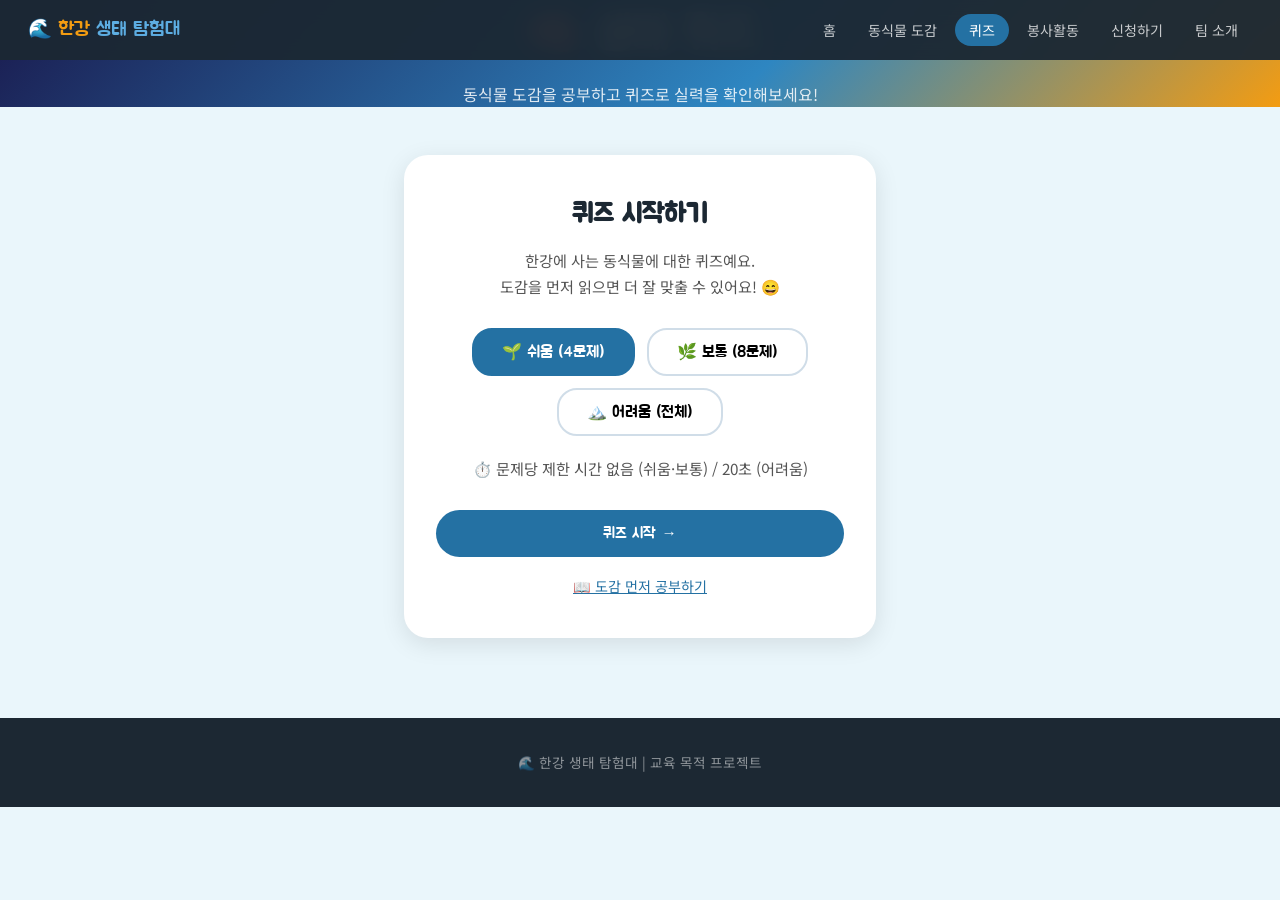
<file: 한강생태/game.html>
<!DOCTYPE html>
<html lang="ko">
<head>
<meta charset="UTF-8">
<meta name="viewport" content="width=device-width, initial-scale=1.0">
<title>생태 퀴즈 - 한강 생태 탐험대</title>
<link rel="stylesheet" href="./css/style.css">
<style>
.page-hero { background:linear-gradient(135deg,#1a1a4e 0%,#2e86c1 60%,#f39c12 100%); padding:calc(var(--nav-h)+52px) 24px 52px; text-align:center; }
.page-hero h1 { font-family:'Jua',sans-serif; font-size:clamp(1.8rem,4vw,2.8rem); color:#fff; margin-bottom:10px; }
.page-hero p  { color:rgba(255,255,255,0.85); font-size:1rem; }

/* start screen */
#startScreen { max-width:520px; margin:48px auto 80px; padding:0 24px; text-align:center; }
.start-card { background:#fff; border-radius:24px; padding:40px 32px; box-shadow:0 6px 24px rgba(0,0,0,0.1); }
.start-card h2 { font-family:'Jua',sans-serif; font-size:1.6rem; margin-bottom:12px; }
.start-card p  { color:#555; font-size:0.95rem; line-height:1.7; margin-bottom:28px; }
.difficulty-btns { display:flex; gap:12px; justify-content:center; flex-wrap:wrap; margin-bottom:20px; }
.diff-btn {
  padding:12px 28px; border-radius:20px; border:2px solid #d0dde8;
  background:#fff; font-family:'Jua',sans-serif; font-size:1rem;
  cursor:pointer; transition:all 0.18s;
}
.diff-btn.selected { border-color:var(--river-dark); background:var(--river-dark); color:#fff; }
.start-hint { font-size:0.82rem; color:#888; margin-bottom:24px; }

/* quiz screen */
#quizScreen { display:none; max-width:620px; margin:40px auto 80px; padding:0 24px; }

.progress-wrap { margin-bottom:20px; }
.progress-top  { display:flex; justify-content:space-between; font-size:0.85rem; color:#888; margin-bottom:6px; }
.progress-bar  { height:8px; background:#e0eef7; border-radius:99px; }
.progress-fill { height:8px; background:linear-gradient(to right,var(--river-dark),var(--river)); border-radius:99px; transition:width 0.4s; }

.score-live { background:#fff; border-radius:16px; padding:10px 20px; display:flex; justify-content:space-between; align-items:center; margin-bottom:20px; box-shadow:0 2px 10px rgba(0,0,0,0.06); font-size:0.9rem; }
.score-live .sl-num { font-family:'Jua',sans-serif; font-size:1.1rem; color:var(--river-dark); }

.q-card { background:#fff; border-radius:20px; padding:32px; box-shadow:0 4px 18px rgba(0,0,0,0.08); margin-bottom:18px; }
.q-category { font-size:0.8rem; color:var(--river-dark); font-weight:700; margin-bottom:10px; letter-spacing:0.03em; }
.q-text { font-size:1.1rem; font-weight:700; color:var(--dark); line-height:1.65; margin-bottom:24px; }
.q-emoji { font-size:2.8rem; margin-bottom:12px; display:block; }

.choices { display:flex; flex-direction:column; gap:11px; }
.choice {
  padding:14px 18px; border-radius:12px; border:2px solid #dce8f0;
  background:#f8fbfd; font-size:0.97rem; text-align:left;
  cursor:pointer; transition:all 0.15s;
}
.choice:hover:not(:disabled) { border-color:var(--river); background:#e8f4fb; }
.choice.correct { border-color:#27ae60; background:#d5f5e3; color:#1a5c2a; font-weight:700; }
.choice.wrong   { border-color:var(--danger); background:#fadbd8; color:#922b21; }
.choice:disabled { cursor:default; }

.feedback-box {
  display:none; border-radius:14px; padding:16px 20px;
  font-size:0.9rem; line-height:1.65; margin-bottom:14px;
}
.feedback-box.show { display:block; }
.feedback-box.correct { background:#d5f5e3; color:#1a5c2a; border:1px solid #82e0aa; }
.feedback-box.wrong   { background:#fadbd8; color:#922b21; border:1px solid #f1948a; }

.next-btn { display:none; width:100%; }
.next-btn.show { display:block; }

/* result screen */
#resultScreen { display:none; max-width:520px; margin:40px auto 80px; padding:0 24px; text-align:center; }
.result-card { background:#fff; border-radius:24px; padding:48px 32px; box-shadow:0 8px 30px rgba(0,0,0,0.1); }
.r-trophy { font-size:5rem; margin-bottom:10px; }
.r-score  { font-family:'Jua',sans-serif; font-size:3rem; color:var(--river-dark); margin:12px 0; }
.r-grade  { font-family:'Jua',sans-serif; font-size:1.4rem; margin-bottom:10px; }
.r-msg    { color:#555; font-size:0.95rem; line-height:1.7; margin-bottom:28px; }
.r-breakdown { background:#f6fafd; border-radius:14px; padding:16px 20px; margin-bottom:24px; text-align:left; }
.r-breakdown h4 { font-family:'Jua',sans-serif; font-size:0.95rem; color:var(--river-dark); margin-bottom:12px; }
.r-row { display:flex; justify-content:space-between; font-size:0.88rem; padding:5px 0; border-bottom:1px solid #e8f0f7; color:#444; }
.r-row:last-child { border-bottom:none; }
.r-btns { display:flex; gap:12px; justify-content:center; flex-wrap:wrap; }

/* timer */
.timer-wrap { display:flex; align-items:center; gap:8px; }
.timer-circle {
  width:36px; height:36px; border-radius:50%;
  border:3px solid #d0dde8;
  display:flex; align-items:center; justify-content:center;
  font-family:'Jua',sans-serif; font-size:0.9rem; color:var(--dark);
  transition:border-color 0.3s, color 0.3s;
}
.timer-circle.warning { border-color:var(--accent); color:var(--accent); }
.timer-circle.danger  { border-color:var(--danger);  color:var(--danger); }
</style>
</head>
<body>

<nav class="site-nav">
  <a class="nav-brand" href="index.html">🌊 <span>한강</span> 생태 탐험대</a>
  <button class="nav-toggle" id="navToggle"><span></span><span></span><span></span></button>
  <ul class="nav-links" id="navLinks">
    <li><a href="index.html">홈</a></li>
    <li><a href="animals.html">동식물 도감</a></li>
    <li><a href="game.html" class="active">퀴즈</a></li>
    <li><a href="volunteer.html">봉사활동</a></li>
    <li><a href="form.html">신청하기</a></li>
    <li><a href="team.html">팀 소개</a></li>
  </ul>
</nav>

<div class="page-hero">
  <h1>🧠 생태 퀴즈</h1>
  <p>동식물 도감을 공부하고 퀴즈로 실력을 확인해보세요!</p>
</div>

<!-- Start -->
<div id="startScreen">
  <div class="start-card">
    <h2>퀴즈 시작하기</h2>
    <p>한강에 사는 동식물에 대한 퀴즈예요.<br>도감을 먼저 읽으면 더 잘 맞출 수 있어요! 😄</p>
    <div class="difficulty-btns">
      <button class="diff-btn selected" data-diff="easy">🌱 쉬움 (4문제)</button>
      <button class="diff-btn" data-diff="normal">🌿 보통 (8문제)</button>
      <button class="diff-btn" data-diff="hard">🏔️ 어려움 (전체)</button>
    </div>
    <p class="start-hint">⏱️ 문제당 제한 시간 없음 (쉬움·보통) / 20초 (어려움)</p>
    <button class="btn btn-primary" style="width:100%;padding:14px;" onclick="startQuiz()">퀴즈 시작 →</button>
    <div style="margin-top:16px;">
      <a href="animals.html" style="font-size:0.88rem;color:var(--river-dark);">📖 도감 먼저 공부하기</a>
    </div>
  </div>
</div>

<!-- Quiz -->
<div id="quizScreen">
  <div class="progress-wrap">
    <div class="progress-top">
      <span id="qProgress">1 / 10</span>
      <div class="timer-wrap">
        <span id="timerLabel" style="font-size:0.82rem;color:#888;"></span>
        <div class="timer-circle" id="timerCircle" style="display:none;"></div>
      </div>
    </div>
    <div class="progress-bar"><div class="progress-fill" id="progressFill" style="width:0%"></div></div>
  </div>
  <div class="score-live">
    <span>현재 점수</span>
    <span class="sl-num" id="scoreLive">0점</span>
  </div>
  <div class="q-card">
    <div class="q-category" id="qCategory"></div>
    <span class="q-emoji" id="qEmoji"></span>
    <div class="q-text" id="qText"></div>
    <div class="choices" id="choices"></div>
    <div class="feedback-box" id="feedbackBox"></div>
    <button class="btn btn-primary next-btn" id="nextBtn" onclick="nextQ()">다음 문제 →</button>
  </div>
</div>

<!-- Result -->
<div id="resultScreen">
  <div class="result-card">
    <div class="r-trophy" id="rTrophy"></div>
    <div id="rStars"></div>
    <div class="r-score"  id="rScore"></div>
    <div class="r-grade"  id="rGrade"></div>
    <div class="r-msg"    id="rMsg"></div>
    <div class="r-breakdown">
      <h4>📊 결과 분석</h4>
      <div class="r-row"><span>정답 수</span><span id="rCorrect"></span></div>
      <div class="r-row"><span>오답 수</span><span id="rWrong"></span></div>
      <div class="r-row"><span>정답률</span><span id="rRate"></span></div>
      <div class="r-row"><span>난이도</span><span id="rDiff"></span></div>
    </div>
    <div class="r-btns">
      <button class="btn btn-primary" onclick="retryQuiz()">🔄 다시 도전</button>
      <a href="animals.html" class="btn btn-ghost">📖 도감 복습</a>
      <a href="volunteer.html" class="btn btn-accent">🌱 봉사활동 보기</a>
    </div>
  </div>
</div>

<footer class="site-footer">
  <p>🌊 한강 생태 탐험대 | 교육 목적 프로젝트</p>
</footer>

<script src="./js/game.js"></script>
</body>
</html>
</file>
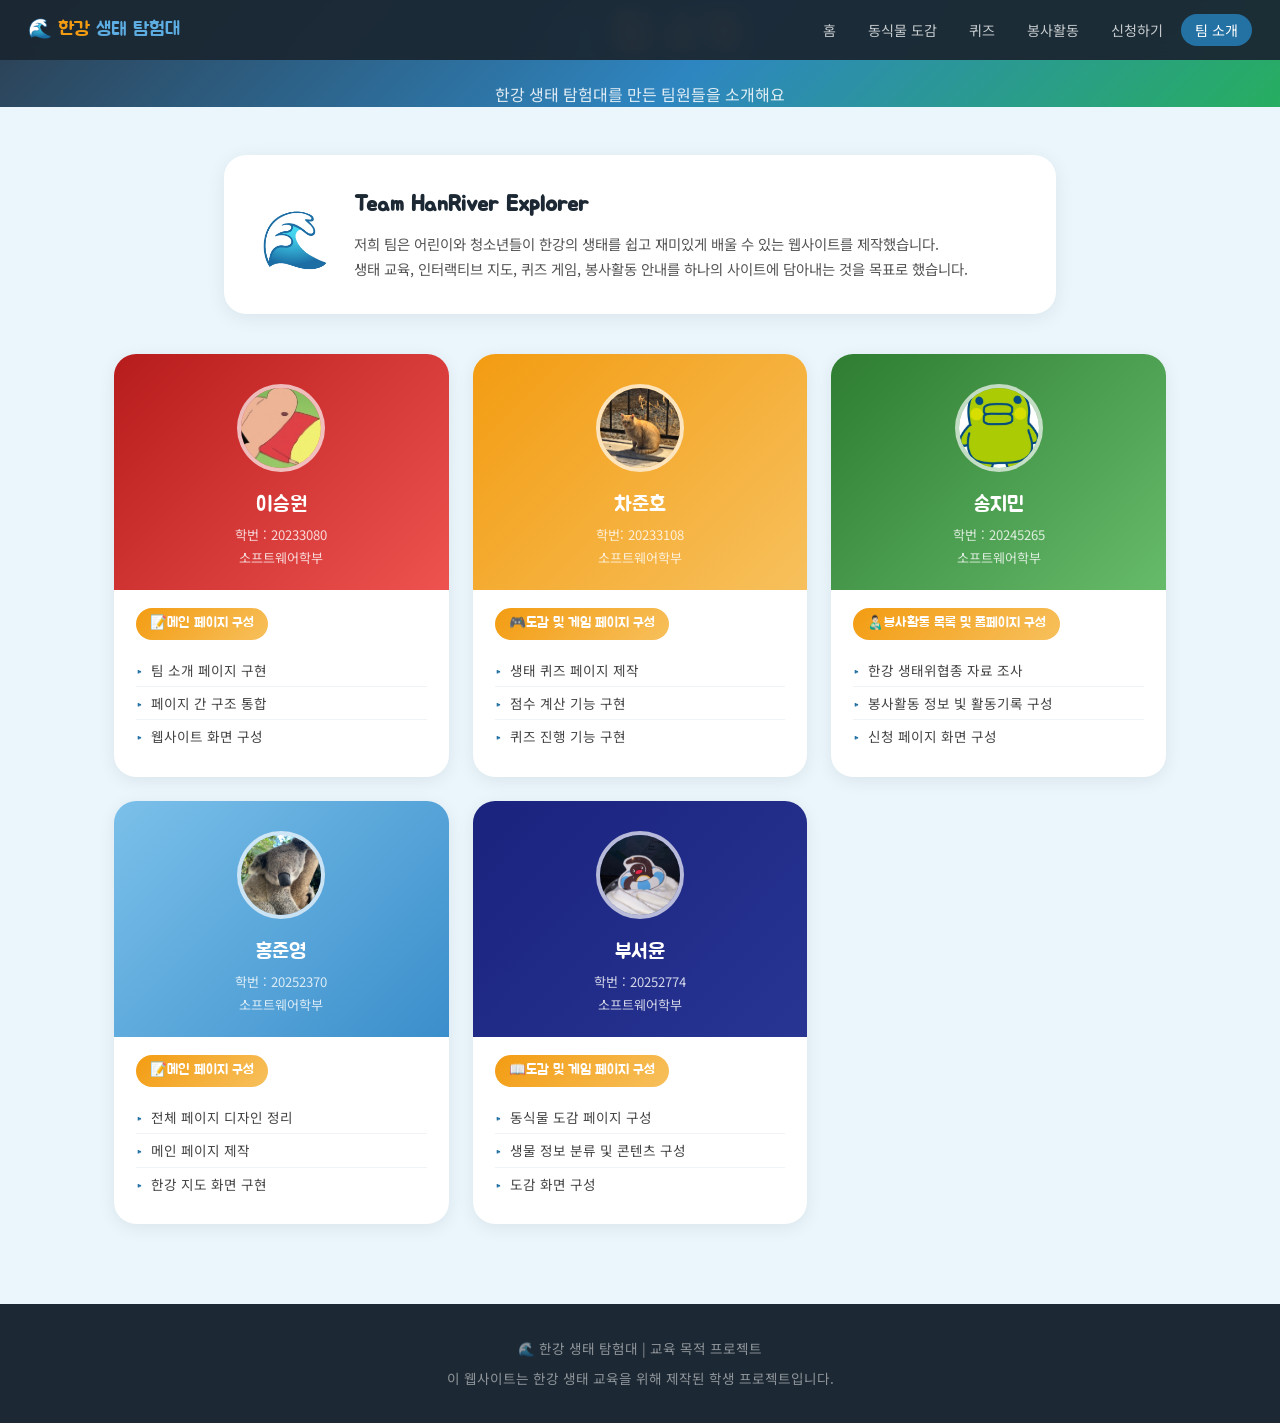
<file: 한강생태/team.html>
<!DOCTYPE html>
<html lang="ko">
<head>
<meta charset="UTF-8">
<meta name="viewport" content="width=device-width, initial-scale=1.0">
<title>팀 소개 - 한강 생태 탐험대</title>
<link rel="stylesheet" href="./css/style.css">
<style>
.page-hero { background:linear-gradient(135deg,#2c3e50 0%,#2e86c1 55%,#27ae60 100%); padding:calc(var(--nav-h)+52px) 24px 52px; text-align:center; }
.page-hero h1 { font-family:'Jua',sans-serif; font-size:clamp(1.8rem,4vw,2.8rem); color:#fff; margin-bottom:10px; }
.page-hero p  { color:rgba(255,255,255,0.85); font-size:1rem; max-width:520px; margin:0 auto; }

/* team intro banner */
.team-banner {
  max-width:880px; margin:48px auto 0; padding:0 24px;
  background:#fff; border-radius:22px;
  box-shadow:0 4px 20px rgba(0,0,0,0.07);
  padding:32px 36px;
  display:flex; gap:24px; align-items:center; flex-wrap:wrap;
}
.team-banner .tb-icon { font-size:3.5rem; flex-shrink:0; }
.team-banner h2 { font-family:'Jua',sans-serif; font-size:1.4rem; margin-bottom:8px; }
.team-banner p  { font-size:0.9rem; color:#555; line-height:1.75; }
@media(max-width:600px) { .team-banner { padding:24px 20px; } }

/* member grid */
.member-grid {
  display:grid; grid-template-columns:repeat(auto-fill,minmax(280px,1fr));
  gap:24px; max-width:1100px; margin:40px auto 80px; padding:0 24px;
}

.member-card { background:#fff; border-radius:22px; overflow:hidden; box-shadow:0 4px 18px rgba(0,0,0,0.07); transition:transform 0.2s, box-shadow 0.2s; }
.member-card:hover { transform:translateY(-6px); box-shadow:0 12px 34px rgba(0,0,0,0.12); }

.mc-top { padding:30px 24px 22px; text-align:center; }
.mc-avatar {
  width:88px; height:88px; border-radius:50%;
  margin:0 auto 16px;
  display:flex; align-items:center; justify-content:center;
  font-size:3rem;
  border:4px solid rgba(255,255,255,0.6);
}
.mc-name   { font-family:'Jua',sans-serif; font-size:1.3rem; color:#fff; margin-bottom:3px; }
.mc-id     { font-size:0.82rem; color:rgba(255,255,255,0.8); margin-bottom:2px; }
.mc-major  { font-size:0.82rem; color:rgba(255,255,255,0.8); }

.mc-body { padding:18px 22px 24px; }
.mc-role { display:inline-block; background:linear-gradient(135deg,var(--accent),#f7c05c); color:#fff; padding:5px 14px; border-radius:20px; font-family:'Jua',sans-serif; font-size:0.85rem; margin-bottom:14px; }
.mc-tasks { list-style:none; }
.mc-tasks li { font-size:0.85rem; color:#444; padding:6px 0; border-bottom:1px solid #f0f4f8; display:flex; gap:8px; line-height:1.5; }
.mc-tasks li:last-child { border-bottom:none; }
.mc-tasks li::before { content:'▸'; color:var(--river-dark); flex-shrink:0; }
</style>
</head>
<body>

<nav class="site-nav">
  <a class="nav-brand" href="index.html">🌊 <span>한강</span> 생태 탐험대</a>
  <button class="nav-toggle" id="navToggle"><span></span><span></span><span></span></button>
  <ul class="nav-links" id="navLinks">
    <li><a href="index.html">홈</a></li>
    <li><a href="animals.html">동식물 도감</a></li>
    <li><a href="game.html">퀴즈</a></li>
    <li><a href="volunteer.html">봉사활동</a></li>
    <li><a href="form.html">신청하기</a></li>
    <li><a href="team.html" class="active">팀 소개</a></li>
  </ul>
</nav>

<div class="page-hero">
  <h1>👥 팀 소개</h1>
  <p>한강 생태 탐험대를 만든 팀원들을 소개해요</p>
</div>

<div style="max-width:880px;margin:48px auto 0;padding:0 24px;">
  <div class="team-banner" style="margin:0;">
    <div class="tb-icon">🌊</div>
    <div>
      <h2>Team HanRiver Explorer</h2>
      <p>저희 팀은 어린이와 청소년들이 한강의 생태를 쉽고 재미있게 배울 수 있는 웹사이트를 제작했습니다.<br>
      생태 교육, 인터랙티브 지도, 퀴즈 게임, 봉사활동 안내를 하나의 사이트에 담아내는 것을 목표로 했습니다.</p>
    </div>
  </div>
</div>

<div class="member-grid">

  <div class="member-card">
    <div class="mc-top" style="background:linear-gradient(135deg,#b71c1c,#ef5350);">
      <div class="mc-avatar" style="background: rgba(255, 255, 255, 0.2); border-radius: 50%; overflow: hidden;">
        <img src="./images/team/이승원.jpg" alt="이승원" style="width: 100%; height: 100%; object-fit: cover;">
      </div>
      <div class="mc-name">이승원</div>
      <div class="mc-id">학번 : 20233080</div>
      <div class="mc-major">소프트웨어학부</div>
    </div>
    <div class="mc-body">
      <span class="mc-role">📝메인 페이지 구성</span>
      <ul class="mc-tasks">
        <li>팀 소개 페이지 구현</li>
        <li>페이지 간 구조 통합</li>
        <li>웹사이트 화면 구성</li>
      </ul>
    </div>
  </div>

  <div class="member-card">
    <div class="mc-top" style="background:linear-gradient(135deg,#f39c12,#f7c05c);">
      <div class="mc-avatar" style="background: rgba(255, 255, 255, 0.2); border-radius: 50%; overflow: hidden;">
        <img src="./images/team/차준호.jpg" alt="차준호" style="width: 100%; height: 100%; object-fit: cover;">
      </div>
      <div class="mc-name">차준호</div>
      <div class="mc-id">학번: 20233108</div>
      <div class="mc-major">소프트웨어학부</div>
    </div>
    <div class="mc-body">
      <span class="mc-role">🎮도감 및 게임 페이지 구성</span>
      <ul class="mc-tasks">
        <li>생태 퀴즈 페이지 제작</li>
        <li>점수 계산 기능 구현</li>
        <li>퀴즈 진행 기능 구현</li>
      </ul>
    </div>
  </div>

  <div class="member-card">
    <div class="mc-top" style="background:linear-gradient(135deg,#2e7d32,#66bb6a);">

      <div class="mc-avatar" style="background: rgba(255, 255, 255, 0.2); border-radius: 50%; overflow: hidden;">
        <img src="./images/team/송지민.jpg" alt="송지민" style="width: 100%; height: 100%; object-fit: cover;">
      </div>

      <div class="mc-name">송지민</div>
      <div class="mc-id">학번 : 20245265</div>
      <div class="mc-major">소프트웨어학부</div>
    </div>
    <div class="mc-body">
      <span class="mc-role">👨🏻‍🍼봉사활동 목록 및 폼페이지 구성</span>
      <ul class="mc-tasks">
        <li>한강 생태위협종 자료 조사</li>
        <li>봉사활동 정보 빛 활동기록 구성</li>
        <li>신청 페이지 화면 구성</li>
      </ul>
    </div>
  </div>

  <div class="member-card">
    <div class="mc-top" style="background:linear-gradient(135deg,#7bc0ea, #3a8ecb);">
      <div class="mc-avatar" style="background: rgba(255, 255, 255, 0.2); border-radius: 50%; overflow: hidden;">
        <img src="./images/team/홍준영.jpg" alt="홍준영" style="width: 100%; height: 100%; object-fit: cover;">
      </div>

      <div class="mc-name">홍준영</div>
      <div class="mc-id">학번 : 20252370</div>
      <div class="mc-major">소프트웨어학부</div>
    </div>
    <div class="mc-body">
      <span class="mc-role">📝메인 페이지 구성</span>
      <ul class="mc-tasks">
        <li>전체 페이지 디자인 정리</li>
        <li>메인 페이지 제작</li>
        <li>한강 지도 화면 구현</li>
      </ul>
    </div>
  </div>


  <div class="member-card">
    <div class="mc-top" style="background:linear-gradient(135deg,#1a237e, #283593);">
      <div class="mc-avatar" style="background: rgba(255, 255, 255, 0.2); border-radius: 50%; overflow: hidden;">
        <img src="./images/team/부서윤.jpg" alt="부서윤" style="width: 100%; height: 100%; object-fit: cover;">
      </div>
      <div class="mc-name">부서윤</div>
      <div class="mc-id">학번 : 20252774</div>
      <div class="mc-major">소프트웨어학부</div>
    </div>
    <div class="mc-body">
      <span class="mc-role">📖도감 및 게임 페이지 구성</span>
      <ul class="mc-tasks">
        <li>동식물 도감 페이지 구성</li>
        <li>생물 정보 분류 및 콘텐츠 구성</li>
        <li>도감 화면 구성</li>
      </ul>
    </div>
  </div>

</div>

<footer class="site-footer">
  <p>🌊 한강 생태 탐험대 | 교육 목적 프로젝트</p>
  <p style="margin-top:6px;">이 웹사이트는 한강 생태 교육을 위해 제작된 학생 프로젝트입니다.</p>
</footer>

<script>
document.getElementById('navToggle').addEventListener('click', () => {
  document.getElementById('navLinks').classList.toggle('open');
});
</script>
</body>
</html>
</file>
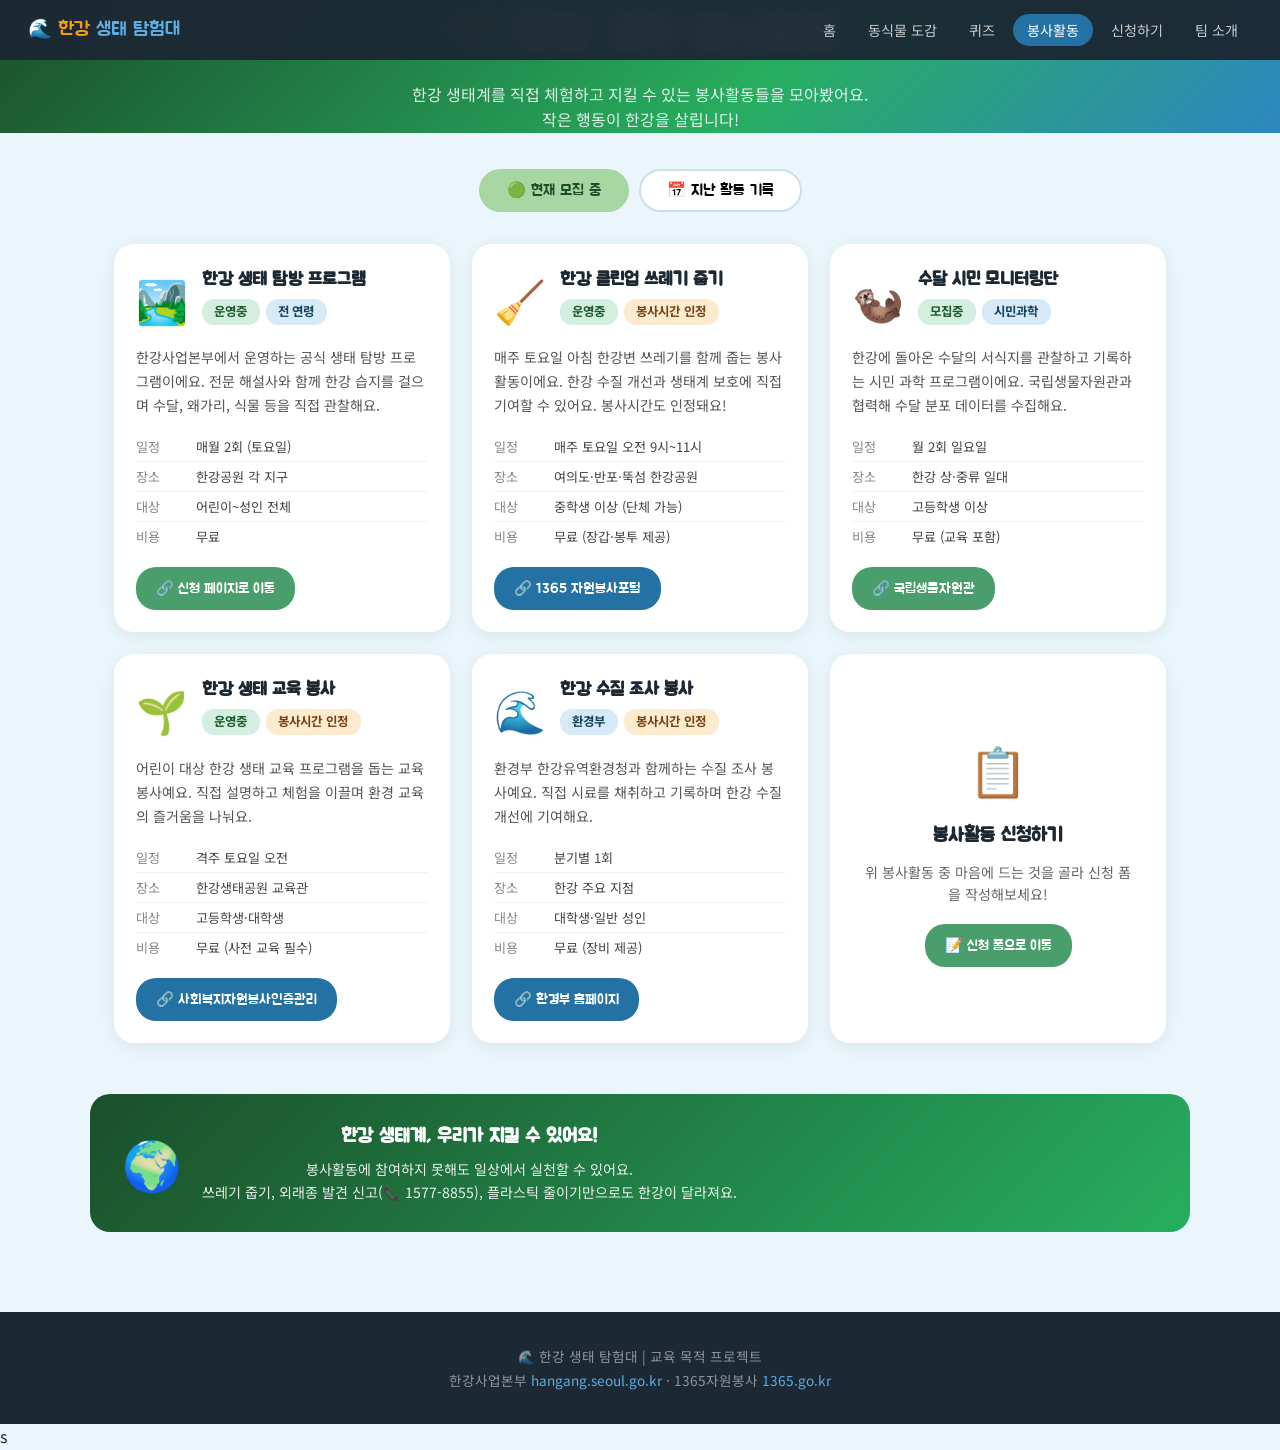
<file: 한강생태/volunteer.html>
<!DOCTYPE html>
<html lang="ko">
<head>
<meta charset="UTF-8">
<meta name="viewport" content="width=device-width, initial-scale=1.0">
<title>봉사활동 - 한강 생태 탐험대</title>
<link rel="stylesheet" href="./css/style.css">
<style>
.page-hero { background:linear-gradient(135deg,#1b4f2a 0%,#27ae60 60%,#2e86c1 100%); padding:calc(var(--nav-h)+52px) 24px 52px; text-align:center; }
.page-hero h1 { font-family:'Jua',sans-serif; font-size:clamp(1.8rem,4vw,2.8rem); color:#fff; margin-bottom:10px; }
.page-hero p  { color:rgba(255,255,255,0.85); font-size:1rem; max-width:560px; margin:0 auto; }

/* tabs */
.vol-tabs { display:flex; justify-content:center; gap:10px; padding:36px 24px 0; flex-wrap:wrap; }
.vol-tab {
  padding:10px 26px; border-radius:24px; border:2px solid #d0dde8;
  background:#fff; font-family:'Jua',sans-serif; font-size:0.95rem;
  cursor:pointer; transition:all 0.18s;
}
.vol-tab:hover { border-color:var(--green); color:var(--green); }
.vol-tab.active { background:var(--grass); border-color:var(--grass); color:#1b4f2a; }

/* current programs */
.prog-grid {
  display:grid; grid-template-columns:repeat(auto-fill,minmax(300px,1fr));
  gap:22px; max-width:1100px; margin:32px auto 0; padding:0 24px;
}
.prog-card {
  background:#fff; border-radius:20px; overflow:hidden;
  box-shadow:0 4px 18px rgba(0,0,0,0.07);
  transition:transform 0.2s, box-shadow 0.2s;
}
.prog-card:hover { transform:translateY(-5px); box-shadow:0 10px 28px rgba(0,0,0,0.12); }
.prog-card-top { padding:22px 22px 0; display:flex; align-items:flex-start; gap:14px; }
.prog-icon { font-size:2.6rem; flex-shrink:0; }
.prog-header h3 { font-family:'Jua',sans-serif; font-size:1.1rem; margin-bottom:5px; }
.prog-header .meta { display:flex; gap:6px; flex-wrap:wrap; }
.prog-body { padding:14px 22px 22px; }
.prog-desc { font-size:0.88rem; color:#555; line-height:1.7; margin-bottom:14px; }
.prog-info { list-style:none; margin-bottom:16px; }
.prog-info li { font-size:0.82rem; color:#444; padding:4px 0; border-bottom:1px solid #f0f4f8; display:flex; gap:6px; }
.prog-info li:last-child { border-bottom:none; }
.prog-info li .label { color:#888; min-width:54px; }
.prog-link {
  display:inline-flex; align-items:center; gap:6px;
  background:var(--river-dark); color:#fff;
  padding:10px 20px; border-radius:20px;
  text-decoration:none; font-family:'Jua',sans-serif; font-size:0.9rem;
  transition:transform 0.15s, box-shadow 0.15s;
}
.prog-link:hover { transform:translateY(-2px); box-shadow:0 6px 16px rgba(46,134,193,0.35); }
.prog-link.green { background:var(--upstream); }

/* past activities */
.past-section { max-width:900px; margin:0 auto; padding:0 24px 80px; }
.past-title { font-family:'Jua',sans-serif; font-size:1.5rem; margin:48px 0 24px; display:flex; align-items:center; gap:10px; }
.past-title::after { content:''; flex:1; height:2px; background:linear-gradient(to right,var(--grass),transparent); }

.timeline { position:relative; padding-left:32px; }
.timeline::before { content:''; position:absolute; left:10px; top:0; bottom:0; width:2px; background:linear-gradient(to bottom,var(--upstream),var(--river-dark)); border-radius:2px; }
.tl-item { position:relative; margin-bottom:28px; }
.tl-dot { position:absolute; left:-27px; top:4px; width:14px; height:14px; border-radius:50%; background:var(--river-dark); border:3px solid #fff; box-shadow:0 0 0 2px var(--river-dark); }
.tl-card { background:#fff; border-radius:16px; padding:18px 20px; box-shadow:0 3px 12px rgba(0,0,0,0.07); }
.tl-date  { font-size:0.78rem; color:#888; margin-bottom:5px; }
.tl-title { font-family:'Jua',sans-serif; font-size:1rem; margin-bottom:6px; }
.tl-desc  { font-size:0.85rem; color:#555; line-height:1.6; }
.tl-stats { display:flex; gap:14px; margin-top:10px; flex-wrap:wrap; }
.tl-stat  { font-size:0.8rem; color:var(--river-dark); font-weight:700; }

/* info banner */
.info-banner {
  background:linear-gradient(135deg,#1b4f2a,#27ae60);
  color:#fff; border-radius:20px; padding:28px 32px;
  max-width:1100px; margin:0 24px;
  display:flex; align-items:center; gap:20px; flex-wrap:wrap;
}
.info-banner h3 { font-family:'Jua',sans-serif; font-size:1.2rem; margin-bottom:6px; }
.info-banner p  { font-size:0.88rem; opacity:0.9; line-height:1.6; }
.info-banner .ib-icon { font-size:3rem; flex-shrink:0; }
</style>
</head>
<body>

<nav class="site-nav">
  <a class="nav-brand" href="index.html">🌊 <span>한강</span> 생태 탐험대</a>
  <button class="nav-toggle" id="navToggle"><span></span><span></span><span></span></button>
  <ul class="nav-links" id="navLinks">
    <li><a href="index.html">홈</a></li>
    <li><a href="animals.html">동식물 도감</a></li>
    <li><a href="game.html">퀴즈</a></li>
    <li><a href="volunteer.html" class="active">봉사활동</a></li>
    <li><a href="form.html">신청하기</a></li>
    <li><a href="team.html">팀 소개</a></li>
  </ul>
</nav>

<div class="page-hero">
  <h1>🌱 한강 생태 봉사활동</h1>
  <p>한강 생태계를 직접 체험하고 지킬 수 있는 봉사활동들을 모아봤어요.<br>작은 행동이 한강을 살립니다!</p>
</div>

<div class="vol-tabs">
  <button class="vol-tab active" data-tab="current">🟢 현재 모집 중</button>
  <button class="vol-tab" data-tab="past">📅 지난 활동 기록</button>
</div>

<!-- 현재 모집 -->
<div id="tabCurrent">
  <div class="prog-grid">

    <div class="prog-card">
      <div class="prog-card-top">
        <div class="prog-icon">🏞️</div>
        <div class="prog-header">
          <h3>한강 생태 탐방 프로그램</h3>
          <div class="meta">
            <span class="badge badge-green">운영중</span>
            <span class="badge badge-blue">전 연령</span>
          </div>
        </div>
      </div>
      <div class="prog-body">
        <p class="prog-desc">한강사업본부에서 운영하는 공식 생태 탐방 프로그램이에요. 전문 해설사와 함께 한강 습지를 걸으며 수달, 왜가리, 식물 등을 직접 관찰해요.</p>
        <ul class="prog-info">
          <li><span class="label">일정</span> 매월 2회 (토요일)</li>
          <li><span class="label">장소</span> 한강공원 각 지구</li>
          <li><span class="label">대상</span> 어린이~성인 전체</li>
          <li><span class="label">비용</span> 무료</li>
        </ul>
        <a class="prog-link green" href="https://hangang.seoul.go.kr" target="_blank">🔗 신청 페이지로 이동</a>
      </div>
    </div>

    <div class="prog-card">
      <div class="prog-card-top">
        <div class="prog-icon">🧹</div>
        <div class="prog-header">
          <h3>한강 클린업 쓰레기 줍기</h3>
          <div class="meta">
            <span class="badge badge-green">운영중</span>
            <span class="badge badge-orange">봉사시간 인정</span>
          </div>
        </div>
      </div>
      <div class="prog-body">
        <p class="prog-desc">매주 토요일 아침 한강변 쓰레기를 함께 줍는 봉사활동이에요. 한강 수질 개선과 생태계 보호에 직접 기여할 수 있어요. 봉사시간도 인정돼요!</p>
        <ul class="prog-info">
          <li><span class="label">일정</span> 매주 토요일 오전 9시~11시</li>
          <li><span class="label">장소</span> 여의도·반포·뚝섬 한강공원</li>
          <li><span class="label">대상</span> 중학생 이상 (단체 가능)</li>
          <li><span class="label">비용</span> 무료 (장갑·봉투 제공)</li>
        </ul>
        <a class="prog-link" href="https://www.1365.go.kr" target="_blank">🔗 1365 자원봉사포털</a>
      </div>
    </div>

    <div class="prog-card">
      <div class="prog-card-top">
        <div class="prog-icon">🦦</div>
        <div class="prog-header">
          <h3>수달 시민 모니터링단</h3>
          <div class="meta">
            <span class="badge badge-green">모집중</span>
            <span class="badge badge-blue">시민과학</span>
          </div>
        </div>
      </div>
      <div class="prog-body">
        <p class="prog-desc">한강에 돌아온 수달의 서식지를 관찰하고 기록하는 시민 과학 프로그램이에요. 국립생물자원관과 협력해 수달 분포 데이터를 수집해요.</p>
        <ul class="prog-info">
          <li><span class="label">일정</span> 월 2회 일요일</li>
          <li><span class="label">장소</span> 한강 상·중류 일대</li>
          <li><span class="label">대상</span> 고등학생 이상</li>
          <li><span class="label">비용</span> 무료 (교육 포함)</li>
        </ul>
        <a class="prog-link green" href="https://www.nibr.go.kr" target="_blank">🔗 국립생물자원관</a>
      </div>
    </div>

    <div class="prog-card">
      <div class="prog-card-top">
        <div class="prog-icon">🌱</div>
        <div class="prog-header">
          <h3>한강 생태 교육 봉사</h3>
          <div class="meta">
            <span class="badge badge-green">운영중</span>
            <span class="badge badge-orange">봉사시간 인정</span>
          </div>
        </div>
      </div>
      <div class="prog-body">
        <p class="prog-desc">어린이 대상 한강 생태 교육 프로그램을 돕는 교육 봉사예요. 직접 설명하고 체험을 이끌며 환경 교육의 즐거움을 나눠요.</p>
        <ul class="prog-info">
          <li><span class="label">일정</span> 격주 토요일 오전</li>
          <li><span class="label">장소</span> 한강생태공원 교육관</li>
          <li><span class="label">대상</span> 고등학생·대학생</li>
          <li><span class="label">비용</span> 무료 (사전 교육 필수)</li>
        </ul>
        <a class="prog-link" href="https://www.vms.or.kr" target="_blank">🔗 사회복지자원봉사인증관리</a>
      </div>
    </div>

    <div class="prog-card">
      <div class="prog-card-top">
        <div class="prog-icon">🌊</div>
        <div class="prog-header">
          <h3>한강 수질 조사 봉사</h3>
          <div class="meta">
            <span class="badge badge-blue">환경부</span>
            <span class="badge badge-orange">봉사시간 인정</span>
          </div>
        </div>
      </div>
      <div class="prog-body">
        <p class="prog-desc">환경부 한강유역환경청과 함께하는 수질 조사 봉사예요. 직접 시료를 채취하고 기록하며 한강 수질 개선에 기여해요.</p>
        <ul class="prog-info">
          <li><span class="label">일정</span> 분기별 1회</li>
          <li><span class="label">장소</span> 한강 주요 지점</li>
          <li><span class="label">대상</span> 대학생·일반 성인</li>
          <li><span class="label">비용</span> 무료 (장비 제공)</li>
        </ul>
        <a class="prog-link" href="https://www.me.go.kr" target="_blank">🔗 환경부 홈페이지</a>
      </div>
    </div>

    <div class="prog-card" style="display:flex;flex-direction:column;justify-content:center;align-items:center;padding:32px;text-align:center;min-height:240px;">
      <div style="font-size:3rem;margin-bottom:14px;">📋</div>
      <h3 style="font-family:'Jua',sans-serif;margin-bottom:10px;">봉사활동 신청하기</h3>
      <p style="font-size:0.88rem;color:#666;line-height:1.6;margin-bottom:18px;">위 봉사활동 중 마음에 드는 것을 골라 신청 폼을 작성해보세요!</p>
      <a href="form.html" class="prog-link green">📝 신청 폼으로 이동</a>
    </div>

  </div>
</div>
<br>

<!-- 지난 활동 -->
<div id="tabPast" style="display:none;">
  <div class="past-section">
    <div class="past-title">📅 지난 봉사활동 기록</div>
    <div class="timeline">

    
      <div class="tl-item">
        <div class="tl-dot"></div>
        <div class="tl-card">
          <div class="tl-date">2026년 5월 18일</div>
          <div class="tl-title">🌿 세계 생물 다양성의 날 기념 한강 탐사</div>
          <div class="tl-desc">UN이 지정한 세계 생물 다양성의 날(5.22)을 기념해 한강 생물 다양성 조사 행사를 진행했어요. 시민과학자들이 조류·식물·곤충을 기록하고 데이터를 공유했어요.</div>
          <div class="tl-stats">
            <span class="tl-stat">👤 참여자 210명</span>
            <span class="tl-stat">📸 생물 기록 847건</span>
            <span class="tl-stat">📍 한강 전 구간</span>
          </div>
        </div>
      </div>

      <div class="tl-item">
        <div class="tl-dot"></div>
        <div class="tl-card">
          <div class="tl-date">2026년 3월 2일</div>
          <div class="tl-title">🦅 겨울 철새 보호 및 서식지 모니터링</div>
          <div class="tl-desc">한강을 찾는 겨울 철새(흰꼬리수리, 큰기러기 등)의 서식지를 모니터링하고 낚시줄·비닐 등 위험 물질을 수거했어요. 조류 전문가의 동정 강의도 진행됐어요.</div>
          <div class="tl-stats">
            <span class="tl-stat">👤 참여자 45명</span>
            <span class="tl-stat">🦅 관찰 조류 31종</span>
            <span class="tl-stat">📍 한강 상류 일대</span>
          </div>
        </div>
      </div>

      <div class="tl-item">
        <div class="tl-dot"></div>
        <div class="tl-card">
          <div class="tl-date">2026년 1월 11일</div>
          <div class="tl-title">🌊 한강 수질 시민 조사단 활동</div>
          <div class="tl-desc">환경부와 협력해 한강 주요 지점 15곳의 수질을 시민이 직접 측정하는 활동이에요. pH, 용존산소량, 탁도 등을 측정하고 결과를 데이터베이스에 기록했어요.</div>
          <div class="tl-stats">
            <span class="tl-stat">👤 참여자 62명</span>
            <span class="tl-stat">🔬 측정 지점 15곳</span>
            <span class="tl-stat">📍 한강 전 구간</span>
          </div>
        </div>
      </div>

       <div class="tl-item">
        <div class="tl-dot"></div>
        <div class="tl-card">
          <div class="tl-date">2025년 10월 19일</div>
          <div class="tl-title">🌾 한강 억새 생태 탐방 &amp; 정화 활동</div>
          <div class="tl-desc">가을 억새 시즌에 맞춰 한강 하류 생태공원에서 진행된 탐방 및 환경 정화 활동이에요. 전문 해설사와 함께 물억새·갈대 군락을 탐방하고 주변 쓰레기를 수거했어요.</div>
          <div class="tl-stats">
            <span class="tl-stat">👤 참여자 87명</span>
            <span class="tl-stat">🗑️ 수거량 42kg</span>
            <span class="tl-stat">📍 강서 습지생태공원</span>
          </div>
        </div>
      </div>

      <div class="tl-item">
        <div class="tl-dot"></div>
        <div class="tl-card">
          <div class="tl-date">2025년 9월 7일</div>
          <div class="tl-title">🦦 수달 서식지 복원 활동</div>
          <div class="tl-desc">한강 수달 서식지 인근 외래식물(돼지풀, 단풍잎돼지풀) 제거 작업을 진행했어요. 수달이 이동할 수 있는 둔치 환경을 개선하는 중요한 작업이었어요.</div>
          <div class="tl-stats">
            <span class="tl-stat">👤 참여자 54명</span>
            <span class="tl-stat">🌿 외래식물 제거 200㎡</span>
            <span class="tl-stat">📍 암사 생태공원</span>
          </div>
        </div>
      </div>

      <div class="tl-item">
        <div class="tl-dot"></div>
        <div class="tl-card">
          <div class="tl-date">2025년 8월 27일</div>
          <div class="tl-title">🐡 외래어종(배스·블루길) 낚시 제거 행사</div>
          <div class="tl-desc">생태계 교란 외래어종인 배스와 블루길을 낚시로 제거하는 행사예요. 어린이·청소년도 참여할 수 있으며 잡은 외래어종은 전량 폐기 처리했어요.</div>
          <div class="tl-stats">
            <span class="tl-stat">👤 참여자 130명</span>
            <span class="tl-stat">🐟 외래어종 제거 68kg</span>
            <span class="tl-stat">📍 뚝섬·잠실 한강공원</span>
          </div>
        </div>
      </div>


    </div>
  </div>
</div>

<br>

<center>
<!-- 하단 배너 -->
<div class="info-banner" style="max-width:1100px;margin:0 auto 80px;margin-left:24px;margin-right:24px;">
  <div class="ib-icon">🌍</div>
  <div>
    <h3>한강 생태계, 우리가 지킬 수 있어요!</h3>
    <p>봉사활동에 참여하지 못해도 일상에서 실천할 수 있어요.<br>쓰레기 줍기, 외래종 발견 신고(📞 1577-8855), 플라스틱 줄이기만으로도 한강이 달라져요.</p>
  </div>
</div>

<footer class="site-footer">
  <p>🌊 한강 생태 탐험대 | 교육 목적 프로젝트</p>
  <p>한강사업본부 <a href="https://hangang.seoul.go.kr" target="_blank">hangang.seoul.go.kr</a> · 1365자원봉사 <a href="https://www.1365.go.kr" target="_blank">1365.go.kr</a></p>
</footer>
</center>
s
<script>
document.querySelectorAll('.vol-tab').forEach(tab => {
  tab.addEventListener('click', () => {
    document.querySelectorAll('.vol-tab').forEach(t=>t.classList.remove('active'));
    tab.classList.add('active');
    document.getElementById('tabCurrent').style.display = tab.dataset.tab==='current' ? 'block' : 'none';
    document.getElementById('tabPast').style.display    = tab.dataset.tab==='past'    ? 'block' : 'none';
  });
});
document.getElementById('navToggle').addEventListener('click', () => {
  document.getElementById('navLinks').classList.toggle('open');
});
</script>
</body>
</html>
</file>
<file: style.css>
@import url('https://fonts.googleapis.com/css2?family=Noto+Sans+KR:wght@300;400;500;700;900&family=Jua&display=swap');

:root {
  --upstream:   #4a9e6b;   /* 상류 - 초록 */
  --midstream:  #2e86c1;   /* 중류 - 파랑 */
  --downstream: #1a5276;   /* 하류 - 진파랑 */
  --river:      #5dade2;
  --river-dark: #2471a3;
  --surface:    #eaf6fb;
  --sand:       #f5e6c8;
  --grass:      #a8d5a2;
  --accent:     #f39c12;
  --danger:     #e74c3c;
  --dark:       #1c2833;
  --white:      #ffffff;
  --nav-h:      60px;
}

*, *::before, *::after { margin:0; padding:0; box-sizing:border-box; }

html { scroll-behavior: smooth; }

body {
  font-family: 'Noto Sans KR', sans-serif;
  background: var(--surface);
  color: var(--dark);
  line-height: 1.6;
}

/* ── NAV ── */
.site-nav {
  position: fixed; top: 0; left: 0; right: 0; z-index: 900;
  height: var(--nav-h);
  background: rgba(28, 40, 51, 0.96);
  backdrop-filter: blur(10px);
  display: flex; align-items: center;
  padding: 0 28px;
  gap: 8px;
}
.nav-brand {
  font-family: 'Jua', sans-serif;
  font-size: 1.2rem;
  color: var(--river);
  text-decoration: none;
  margin-right: auto;
  white-space: nowrap;
}
.nav-brand span { color: var(--accent); }
.nav-links { display: flex; gap: 4px; list-style: none; flex-wrap: wrap; }
.nav-links a {
  color: rgba(255,255,255,0.75);
  text-decoration: none;
  font-size: 0.88rem;
  padding: 6px 14px;
  border-radius: 20px;
  transition: background 0.2s, color 0.2s;
  white-space: nowrap;
}
.nav-links a:hover,
.nav-links a.active { background: var(--river-dark); color: #fff; }

/* Hamburger (mobile) */
.nav-toggle {
  display: none;
  background: none; border: none; cursor: pointer;
  padding: 4px;
  flex-direction: column; gap: 5px;
}
.nav-toggle span {
  display: block; width: 24px; height: 2px;
  background: #fff; border-radius: 2px; transition: 0.3s;
}

/* ── PAGE TITLE HERO ── */
.page-hero {
  padding: calc(var(--nav-h) + 48px) 24px 48px;
  text-align: center;
}
.page-hero h1 {
  font-family: 'Jua', sans-serif;
  font-size: clamp(1.8rem, 4vw, 2.8rem);
  margin-bottom: 10px;
}
.page-hero p { color: #555; font-size: 1rem; max-width: 560px; margin: 0 auto; }

/* ── SECTION ── */
.section { padding: 60px 24px; max-width: 1100px; margin: 0 auto; }
.section-title {
  font-family: 'Jua', sans-serif;
  font-size: 1.6rem;
  margin-bottom: 28px;
  display: flex; align-items: center; gap: 10px;
}
.section-title::after {
  content: '';
  flex: 1; height: 2px;
  background: linear-gradient(to right, var(--river), transparent);
}

/* ── CARD ── */
.card {
  background: #fff;
  border-radius: 18px;
  box-shadow: 0 4px 20px rgba(0,0,0,0.07);
  overflow: hidden;
}

/* ── BUTTON ── */
.btn {
  display: inline-block;
  padding: 11px 26px;
  border-radius: 30px;
  border: none;
  font-family: 'Jua', sans-serif;
  font-size: 0.95rem;
  cursor: pointer;
  text-decoration: none;
  transition: transform 0.15s, box-shadow 0.15s;
}
.btn:hover { transform: translateY(-2px); box-shadow: 0 6px 20px rgba(0,0,0,0.15); }
.btn-primary { background: var(--river-dark); color: #fff; }
.btn-accent  { background: var(--accent); color: #fff; }
.btn-ghost   { background: #f0f4f8; color: var(--dark); }
.btn-danger  { background: var(--danger); color: #fff; }

/* ── BADGE ── */
.badge {
  display: inline-block;
  padding: 3px 12px;
  border-radius: 12px;
  font-size: 0.78rem; font-weight: 700;
  letter-spacing: 0.02em;
}
.badge-green  { background: #d4efdf; color: #1a5c2a; }
.badge-blue   { background: #d6eaf8; color: #154360; }
.badge-orange { background: #fdebd0; color: #784212; }
.badge-red    { background: #fadbd8; color: #922b21; }

/* ── FOOTER ── */
.site-footer {
  background: var(--dark);
  color: rgba(255,255,255,0.5);
  text-align: center;
  padding: 32px 20px;
  font-size: 0.85rem;
  line-height: 1.8;
}
.site-footer a { color: var(--river); text-decoration: none; }

/* ── MOBILE ── */
@media (max-width: 768px) {
  .nav-toggle { display: flex; }
  .nav-links {
    display: none;
    position: absolute; top: var(--nav-h); left: 0; right: 0;
    background: rgba(28,40,51,0.98);
    flex-direction: column;
    padding: 12px 16px 20px;
    gap: 4px;
  }
  .nav-links.open { display: flex; }
  .nav-links a { font-size: 1rem; padding: 10px 16px; }
  .section { padding: 40px 16px; }
}
</file>
<file: 한강생태/css/style.css>
@import url('https://fonts.googleapis.com/css2?family=Noto+Sans+KR:wght@300;400;500;700;900&family=Jua&display=swap');

:root {
  --upstream:   #4a9e6b;   /* 상류 - 초록 */
  --midstream:  #2e86c1;   /* 중류 - 파랑 */
  --downstream: #1a5276;   /* 하류 - 진파랑 */
  --river:      #5dade2;
  --river-dark: #2471a3;
  --surface:    #eaf6fb;
  --sand:       #f5e6c8;
  --grass:      #a8d5a2;
  --accent:     #f39c12;
  --danger:     #e74c3c;
  --dark:       #1c2833;
  --white:      #ffffff;
  --nav-h:      60px;
}

*, *::before, *::after { margin:0; padding:0; box-sizing:border-box; }

html { scroll-behavior: smooth; }

body {
  font-family: 'Noto Sans KR', sans-serif;
  background: var(--surface);
  color: var(--dark);
  line-height: 1.6;
}

/* ── NAV ── */
.site-nav {
  position: fixed; top: 0; left: 0; right: 0; z-index: 900;
  height: var(--nav-h);
  background: rgba(28, 40, 51, 0.96);
  backdrop-filter: blur(10px);
  display: flex; align-items: center;
  padding: 0 28px;
  gap: 8px;
}
.nav-brand {
  font-family: 'Jua', sans-serif;
  font-size: 1.2rem;
  color: var(--river);
  text-decoration: none;
  margin-right: auto;
  white-space: nowrap;
}
.nav-brand span { color: var(--accent); }
.nav-links { display: flex; gap: 4px; list-style: none; flex-wrap: wrap; }
.nav-links a {
  color: rgba(255,255,255,0.75);
  text-decoration: none;
  font-size: 0.88rem;
  padding: 6px 14px;
  border-radius: 20px;
  transition: background 0.2s, color 0.2s;
  white-space: nowrap;
}
.nav-links a:hover,
.nav-links a.active { background: var(--river-dark); color: #fff; }

/* Hamburger (mobile) */
.nav-toggle {
  display: none;
  background: none; border: none; cursor: pointer;
  padding: 4px;
  flex-direction: column; gap: 5px;
}
.nav-toggle span {
  display: block; width: 24px; height: 2px;
  background: #fff; border-radius: 2px; transition: 0.3s;
}

/* ── PAGE TITLE HERO ── */
.page-hero {
  padding: calc(var(--nav-h) + 48px) 24px 48px;
  text-align: center;
}
.page-hero h1 {
  font-family: 'Jua', sans-serif;
  font-size: clamp(1.8rem, 4vw, 2.8rem);
  margin-bottom: 10px;
}
.page-hero p { color: #555; font-size: 1rem; max-width: 560px; margin: 0 auto; }

/* ── SECTION ── */
.section { padding: 60px 24px; max-width: 1100px; margin: 0 auto; }
.section-title {
  font-family: 'Jua', sans-serif;
  font-size: 1.6rem;
  margin-bottom: 28px;
  display: flex; align-items: center; gap: 10px;
}
.section-title::after {
  content: '';
  flex: 1; height: 2px;
  background: linear-gradient(to right, var(--river), transparent);
}

/* ── CARD ── */
.card {
  background: #fff;
  border-radius: 18px;
  box-shadow: 0 4px 20px rgba(0,0,0,0.07);
  overflow: hidden;
}

/* ── BUTTON ── */
.btn {
  display: inline-block;
  padding: 11px 26px;
  border-radius: 30px;
  border: none;
  font-family: 'Jua', sans-serif;
  font-size: 0.95rem;
  cursor: pointer;
  text-decoration: none;
  transition: transform 0.15s, box-shadow 0.15s;
}
.btn:hover { transform: translateY(-2px); box-shadow: 0 6px 20px rgba(0,0,0,0.15); }
.btn-primary { background: var(--river-dark); color: #fff; }
.btn-accent  { background: var(--accent); color: #fff; }
.btn-ghost   { background: #f0f4f8; color: var(--dark); }
.btn-danger  { background: var(--danger); color: #fff; }

/* ── BADGE ── */
.badge {
  display: inline-block;
  padding: 3px 12px;
  border-radius: 12px;
  font-size: 0.78rem; font-weight: 700;
  letter-spacing: 0.02em;
}
.badge-green  { background: #d4efdf; color: #1a5c2a; }
.badge-blue   { background: #d6eaf8; color: #154360; }
.badge-orange { background: #fdebd0; color: #784212; }
.badge-red    { background: #fadbd8; color: #922b21; }

/* ── FOOTER ── */
.site-footer {
  background: var(--dark);
  color: rgba(255,255,255,0.5);
  text-align: center;
  padding: 32px 20px;
  font-size: 0.85rem;
  line-height: 1.8;
}
.site-footer a { color: var(--river); text-decoration: none; }

/* ── MOBILE ── */
@media (max-width: 768px) {
  .nav-toggle { display: flex; }
  .nav-links {
    display: none;
    position: absolute; top: var(--nav-h); left: 0; right: 0;
    background: rgba(28,40,51,0.98);
    flex-direction: column;
    padding: 12px 16px 20px;
    gap: 4px;
  }
  .nav-links.open { display: flex; }
  .nav-links a { font-size: 1rem; padding: 10px 16px; }
  .section { padding: 40px 16px; }
}
</file>
